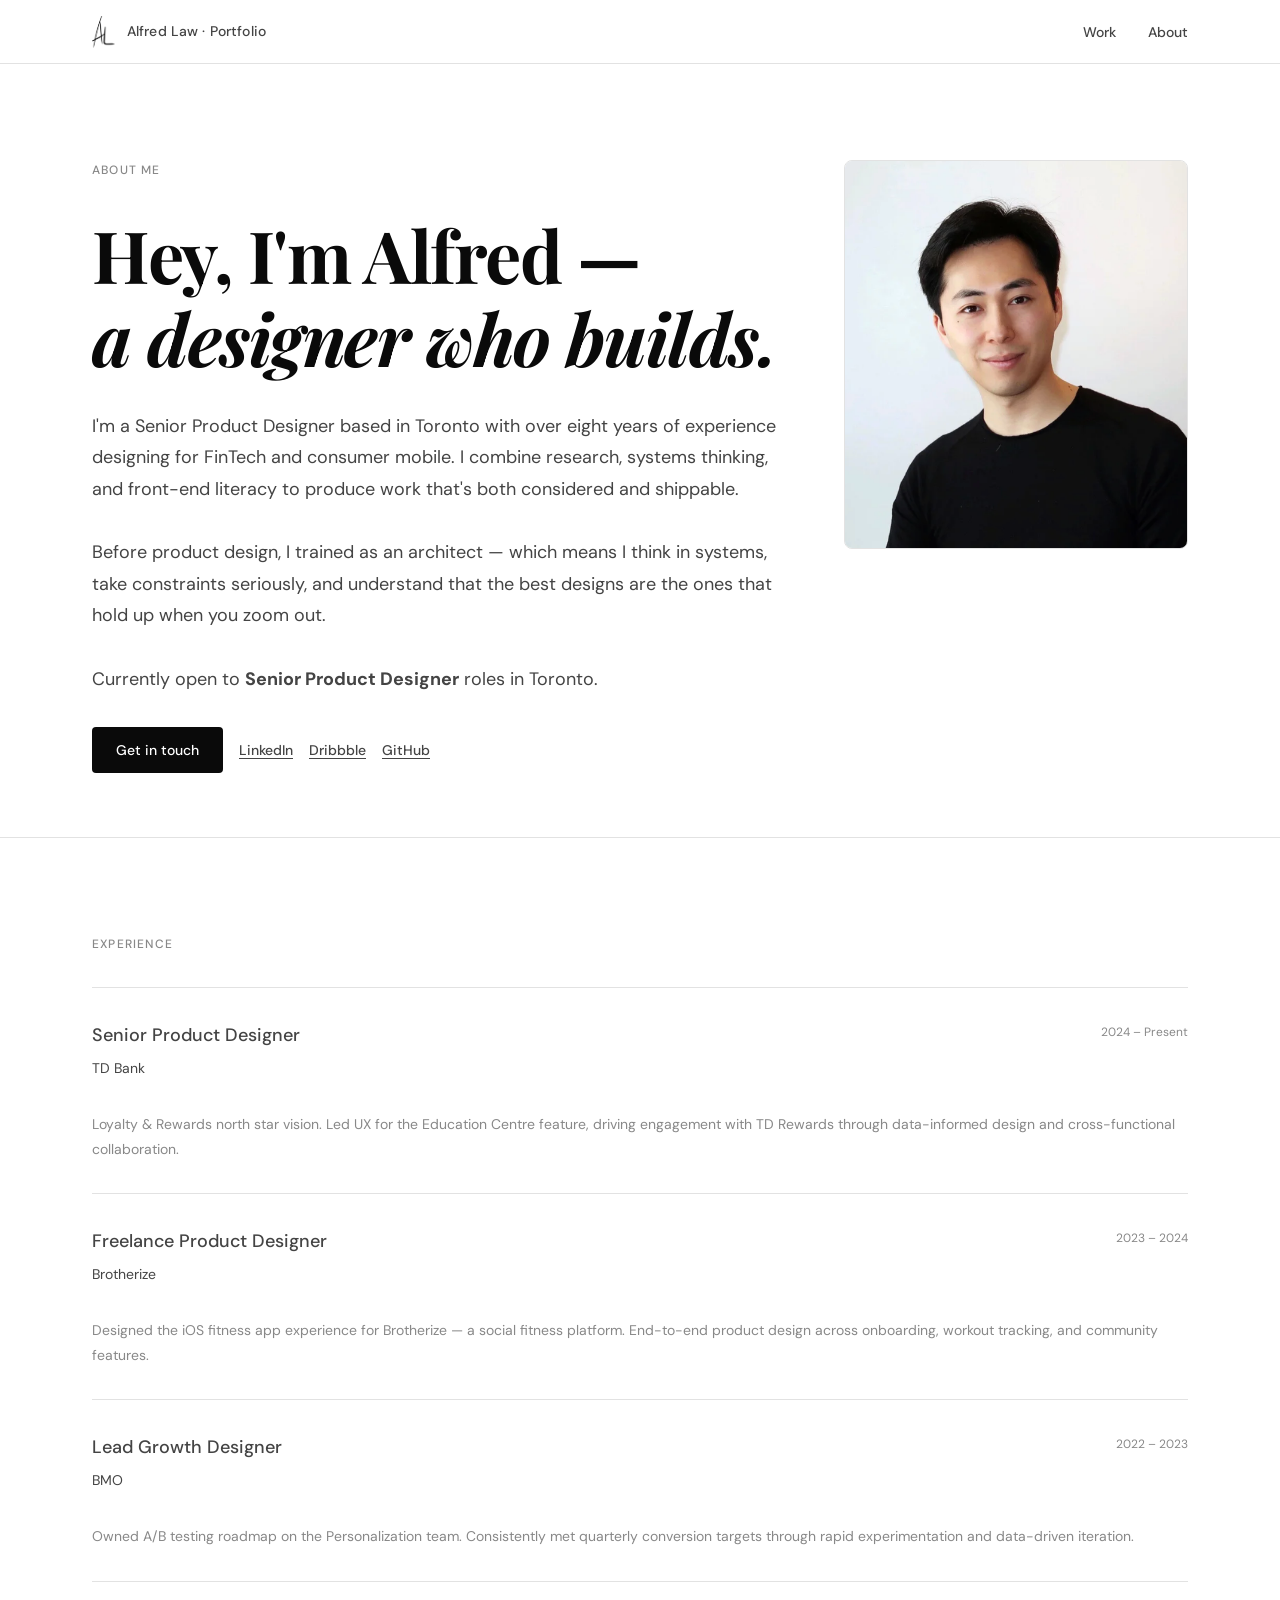
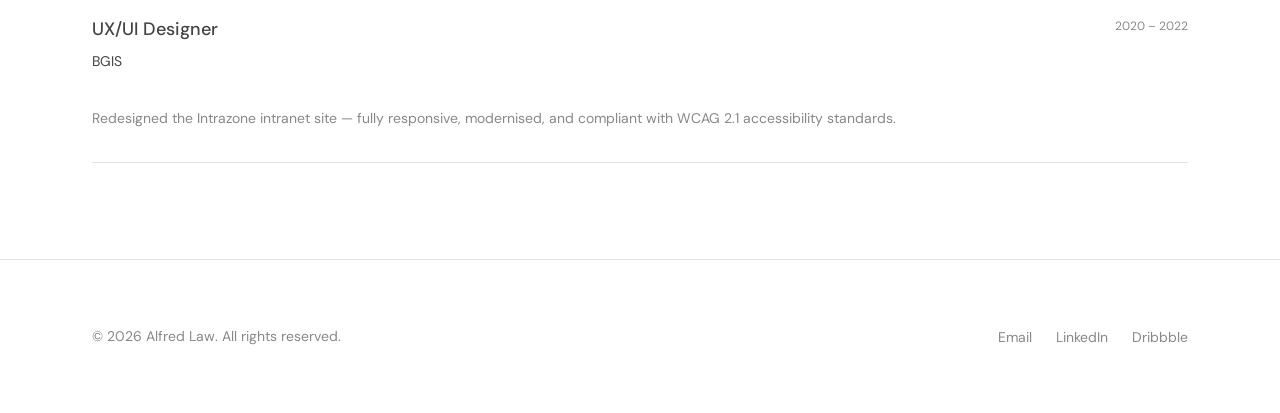
<file: about.html>
<!DOCTYPE html>
<html lang="en">
<head>
  <meta charset="UTF-8" />
  <meta name="viewport" content="width=device-width, initial-scale=1.0" />
  <link rel="icon" type="image/webp" href="assets/images/AL.webp" />
  <title>About — Alfred Law</title>
  <meta name="description" content="Alfred Law is a Senior Product Designer based in Toronto with a background in FinTech, consumer mobile, and architectural design." />
  <link rel="stylesheet" href="style.css" />
  <style>
    .about-hero {
      padding: calc(64px + var(--space-12)) 0 var(--space-8);
      border-bottom: 1px solid var(--color-border);
    }

    .about-grid {
      display: grid;
      grid-template-columns: 2fr 1fr;
      gap: var(--space-8);
      align-items: start;
    }

    @media (max-width: 768px) {
      .about-grid { grid-template-columns: 1fr; }
    }

    .experience-list {
      border-top: 1px solid var(--color-border);
    }

    .experience-item {
      display: grid;
      grid-template-columns: 1fr auto;
      gap: var(--space-4);
      align-items: start;
      padding: var(--space-4) 0;
      border-bottom: 1px solid var(--color-border);
    }

    .experience-item__role { font-weight: 500; margin-bottom: 4px; }
    .experience-item__company { color: var(--color-ink-2); font-size: var(--size-sm); }
    .experience-item__period {
      font-size: var(--size-xs);
      color: var(--color-ink-3);
      white-space: nowrap;
      text-align: right;
      padding-top: 2px;
    }
    .experience-item__desc {
      grid-column: 1 / -1;
      font-size: var(--size-sm);
      color: var(--color-ink-3);
      max-width: none;
      margin: 0;
    }
  </style>
</head>
<body>

  <!-- NAV -->
  <nav class="nav" role="navigation" aria-label="Main">
    <div class="nav__inner">
      <a href="index.html" class="nav__logo" aria-label="Alfred Law — home" style="display:flex;align-items:center;gap:12px;">
        <img src="assets/images/AL.webp" alt="AL" />
        <span style="font-size:var(--size-sm);font-weight:500;color:var(--color-ink-2);letter-spacing:0.01em;">Alfred Law · Portfolio</span>
      </a>
      <ul class="nav__links" id="nav-links" role="list">
        <li><a href="/">Work</a></li>
        <li><a href="about.html">About</a></li>
      </ul>
      <button class="nav__hamburger" aria-label="Toggle menu" aria-expanded="false" aria-controls="nav-links">
        <span></span><span></span><span></span>
      </button>
    </div>
  </nav>

  <!-- HERO -->
  <section class="about-hero">
    <div class="container">
      <div class="about-grid">
        <div>
          <p class="label mb-4">About me</p>
          <h1 class="fade-up mb-4">Hey, I'm Alfred —<br><em>a designer who builds.</em></h1>
          <p class="fade-up mb-4">I'm a Senior Product Designer based in Toronto with over eight years of experience designing for FinTech and consumer mobile. I combine research, systems thinking, and front-end literacy to produce work that's both considered and shippable.</p>
          <p class="fade-up mb-4">Before product design, I trained as an architect — which means I think in systems, take constraints seriously, and understand that the best designs are the ones that hold up when you zoom out.</p>
          <p class="fade-up">Currently open to <strong>Senior Product Designer</strong> roles in Toronto.</p>
          <div class="hero__actions fade-up" style="margin-top: var(--space-4);">
            <a href="mailto:alfred.lawsn@gmail.com" class="btn btn--primary">Get in touch</a>
            <a href="https://www.linkedin.com/in/alfredlaw/" target="_blank" rel="noopener noreferrer" class="btn btn--link">LinkedIn</a>
            <a href="https://dribbble.com/iamalfred" target="_blank" rel="noopener noreferrer" class="btn btn--link">Dribbble</a>
            <a href="https://github.com/alfred529" target="_blank" rel="noopener noreferrer" class="btn btn--link">GitHub</a>
          </div>
        </div>
        <div class="fade-up">
          <img src="assets/images/alfred-photo.png" alt="Alfred Law" style="border-radius: var(--radius-md); border: 1px solid var(--color-border);" />
        </div>
      </div>
    </div>
  </section>

  <!-- EXPERIENCE -->
  <section class="section">
    <div class="container">
      <p class="label mb-4">Experience</p>
      <div class="experience-list fade-up">

        <div class="experience-item">
          <div>
            <p class="experience-item__role">Senior Product Designer</p>
            <p class="experience-item__company">TD Bank</p>
          </div>
          <p class="experience-item__period">2024 – Present</p>
          <p class="experience-item__desc">Loyalty & Rewards north star vision. Led UX for the Education Centre feature, driving engagement with TD Rewards through data-informed design and cross-functional collaboration.</p>
        </div>

        <div class="experience-item">
          <div>
            <p class="experience-item__role">Freelance Product Designer</p>
            <p class="experience-item__company">Brotherize</p>
          </div>
          <p class="experience-item__period">2023 – 2024</p>
          <p class="experience-item__desc">Designed the iOS fitness app experience for Brotherize — a social fitness platform. End-to-end product design across onboarding, workout tracking, and community features.</p>
        </div>

        <div class="experience-item">
          <div>
            <p class="experience-item__role">Lead Growth Designer</p>
            <p class="experience-item__company">BMO</p>
          </div>
          <p class="experience-item__period">2022 – 2023</p>
          <p class="experience-item__desc">Owned A/B testing roadmap on the Personalization team. Consistently met quarterly conversion targets through rapid experimentation and data-driven iteration.</p>
        </div>

        <div class="experience-item">
          <div>
            <p class="experience-item__role">UX/UI Designer</p>
            <p class="experience-item__company">BGIS</p>
          </div>
          <p class="experience-item__period">2020 – 2022</p>
          <p class="experience-item__desc">Redesigned the Intrazone intranet site — fully responsive, modernised, and compliant with WCAG 2.1 accessibility standards.</p>
        </div>

      </div>
    </div>
  </section>

  <!-- FOOTER -->
  <footer class="footer">
    <div class="container">
      <div class="footer__inner">
        <p class="footer__copy">© 2026 Alfred Law. All rights reserved.</p>
        <div class="footer__links">
          <a href="mailto:alfred.lawsn@gmail.com">Email</a>
          <a href="https://www.linkedin.com/in/alfredlaw/" target="_blank" rel="noopener">LinkedIn</a>
          <a href="https://dribbble.com/iamalfred" target="_blank" rel="noopener">Dribbble</a>
        </div>
      </div>
    </div>
  </footer>

  <script src="script.js"></script>
</body>
</html>
</file>
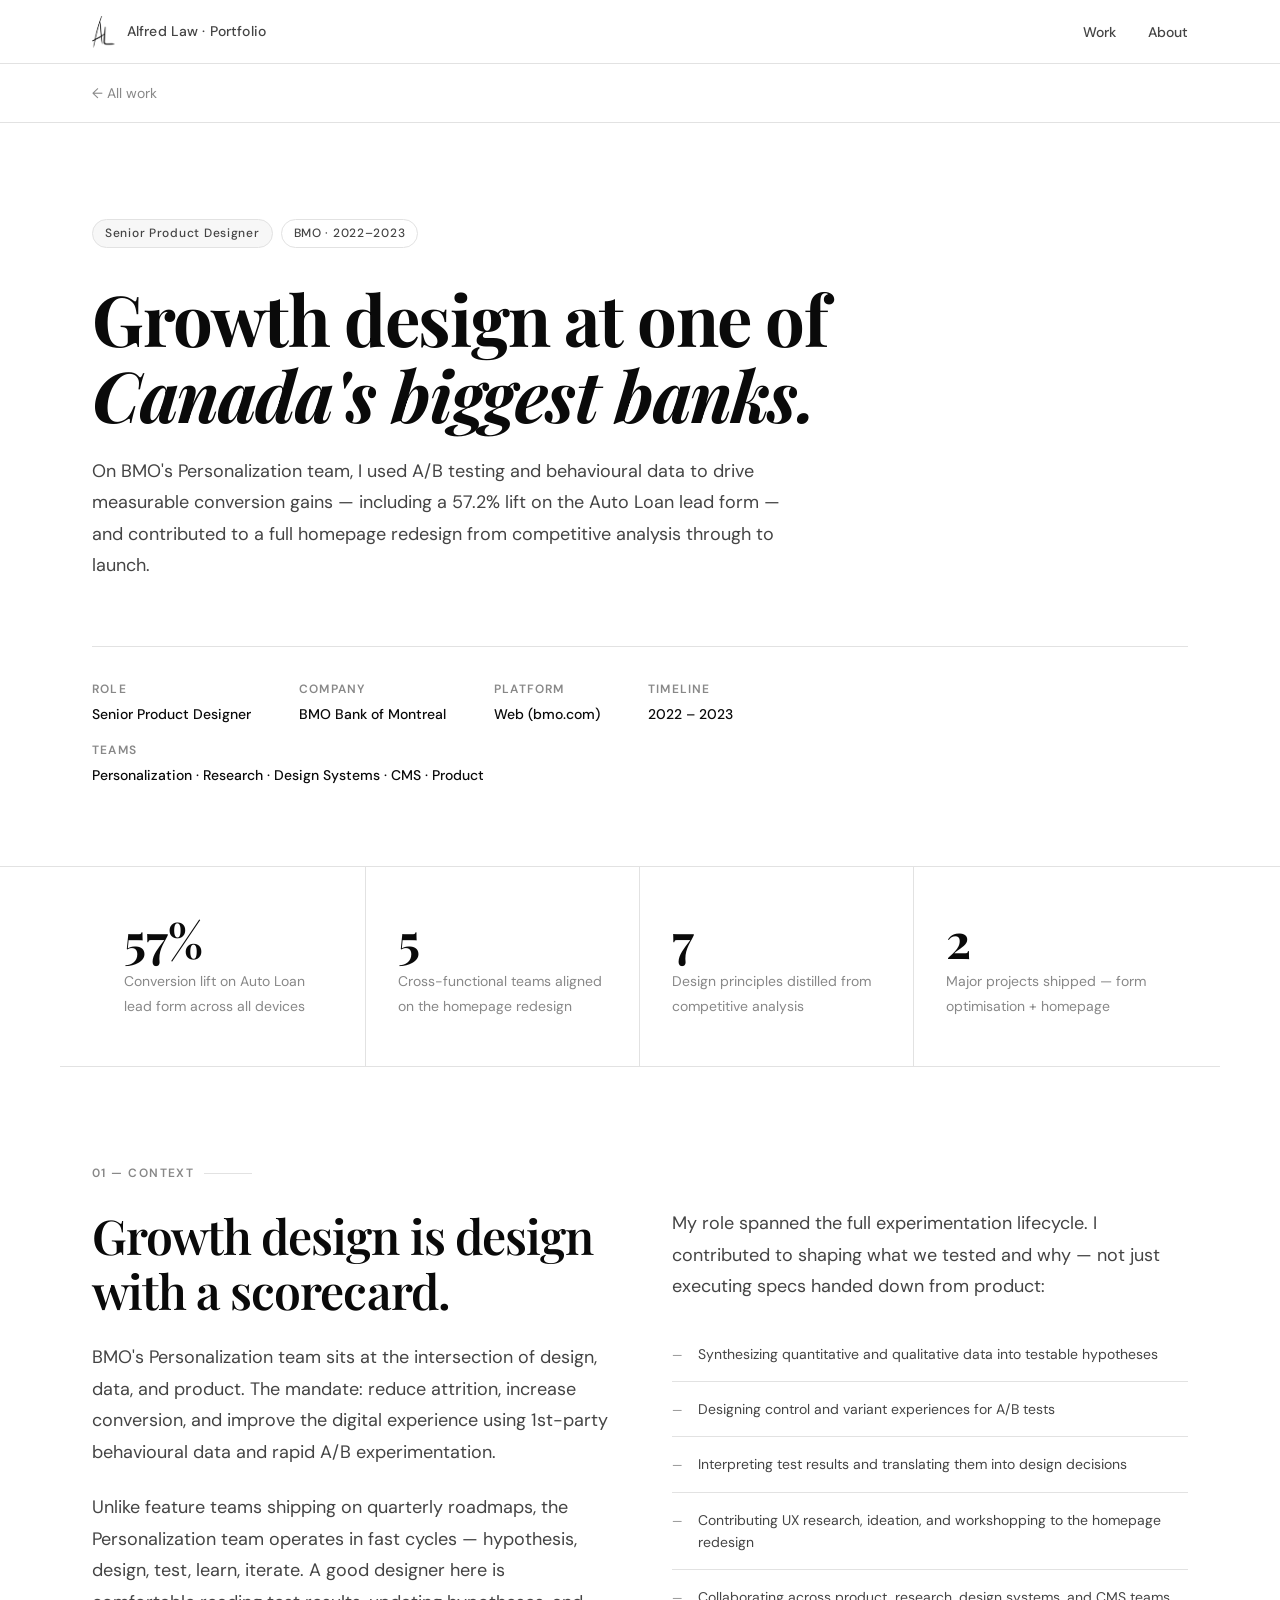
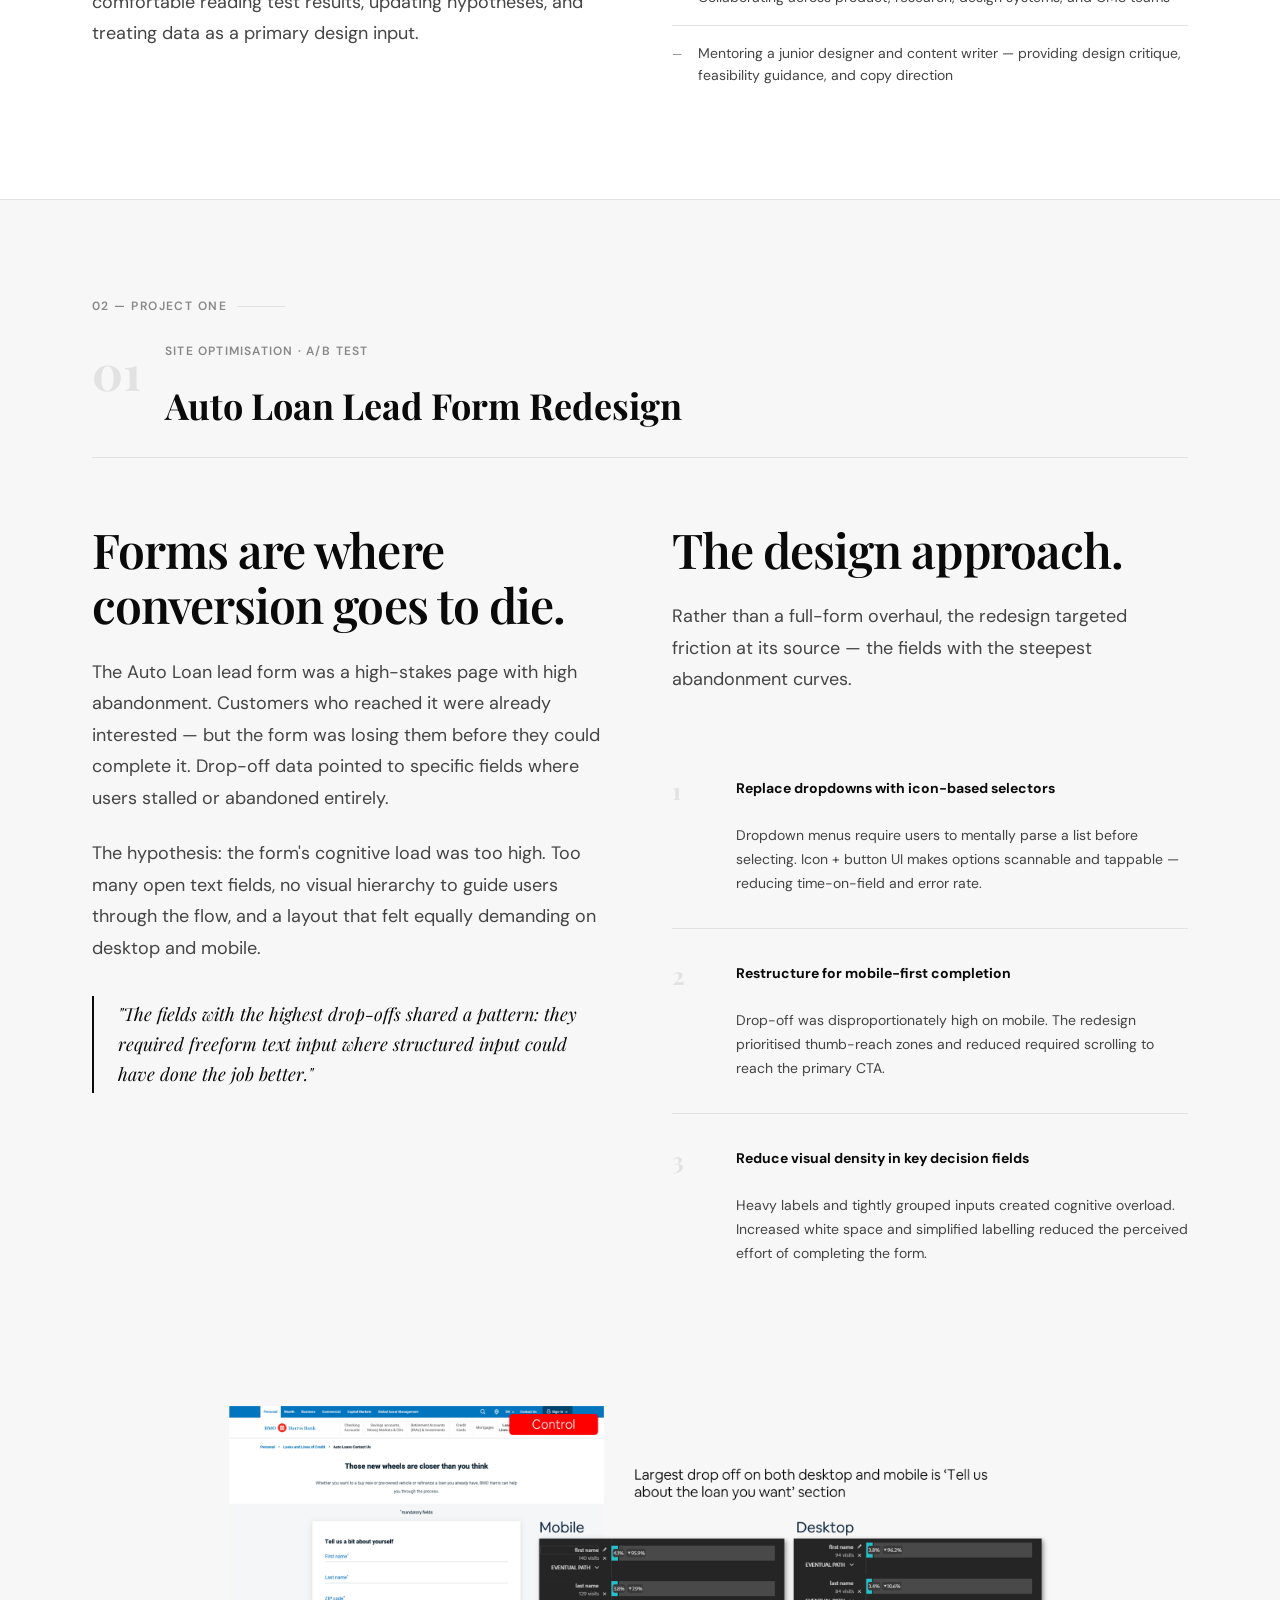
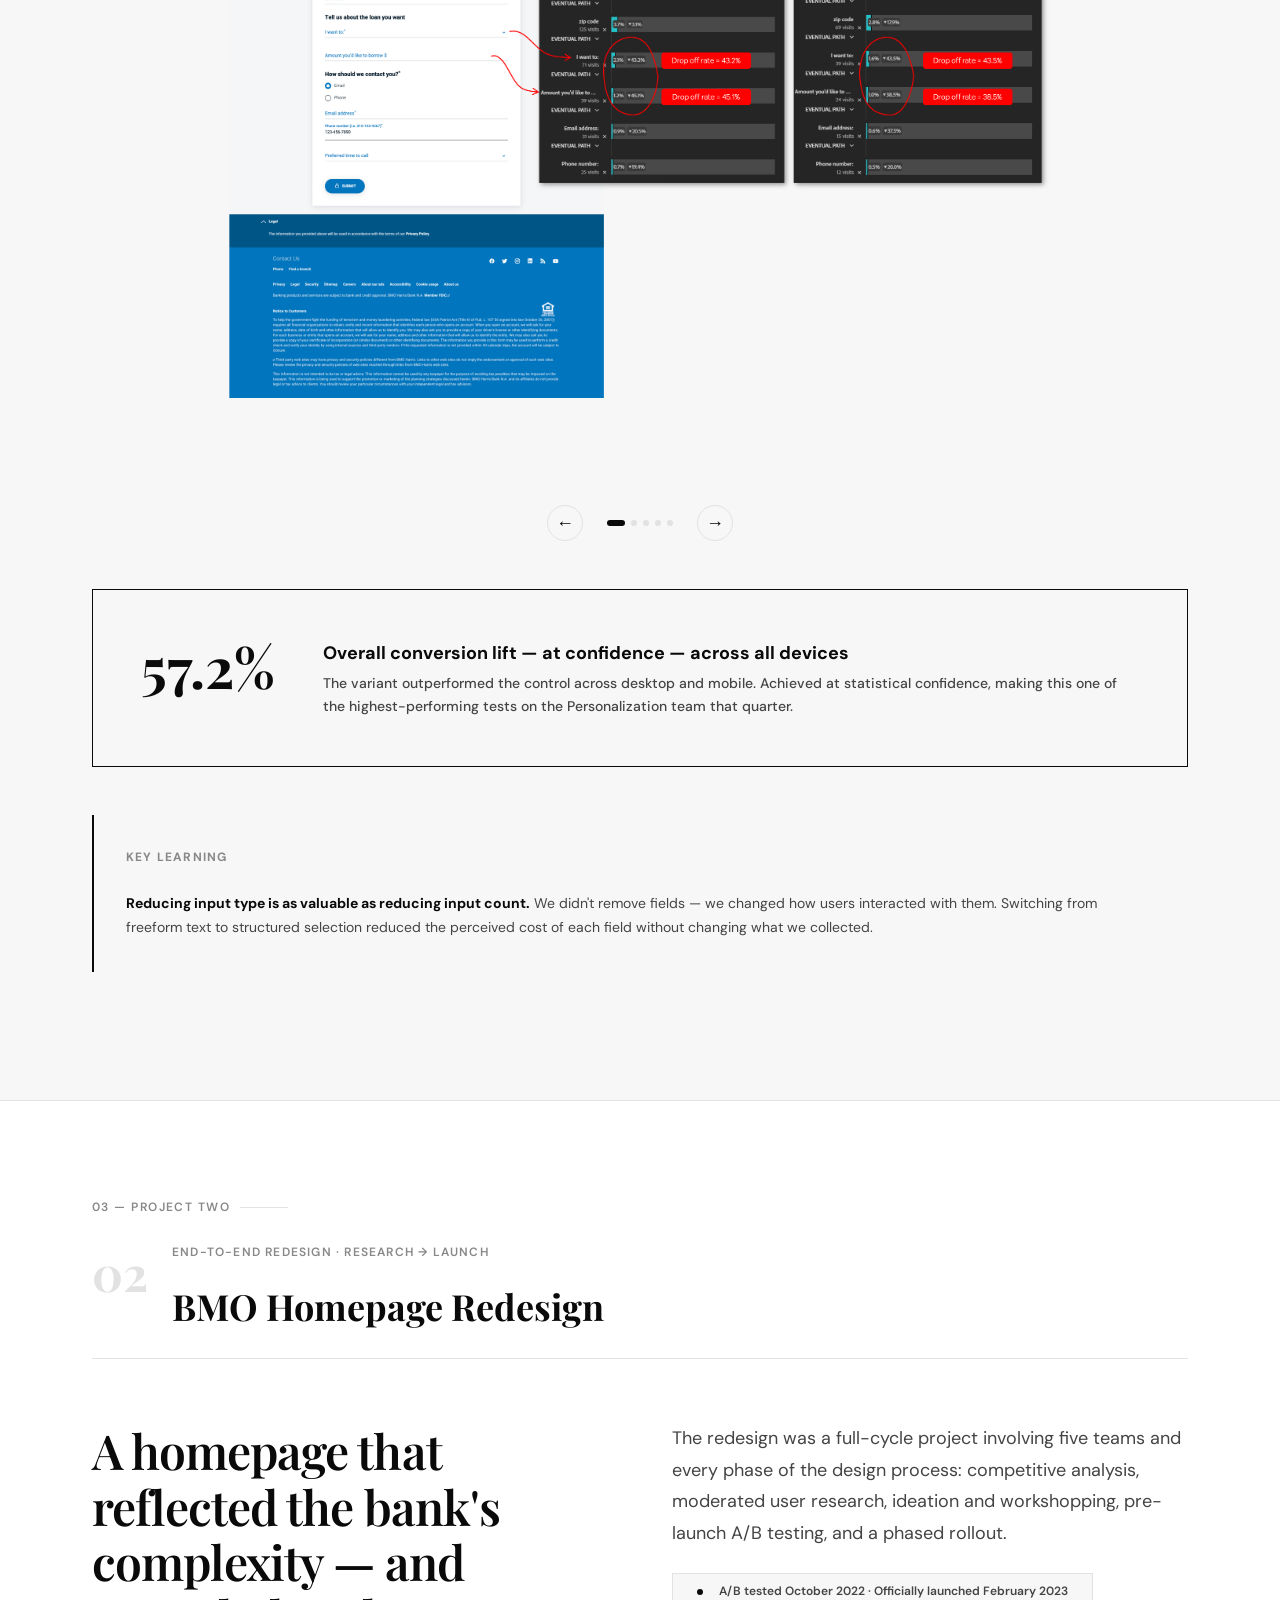
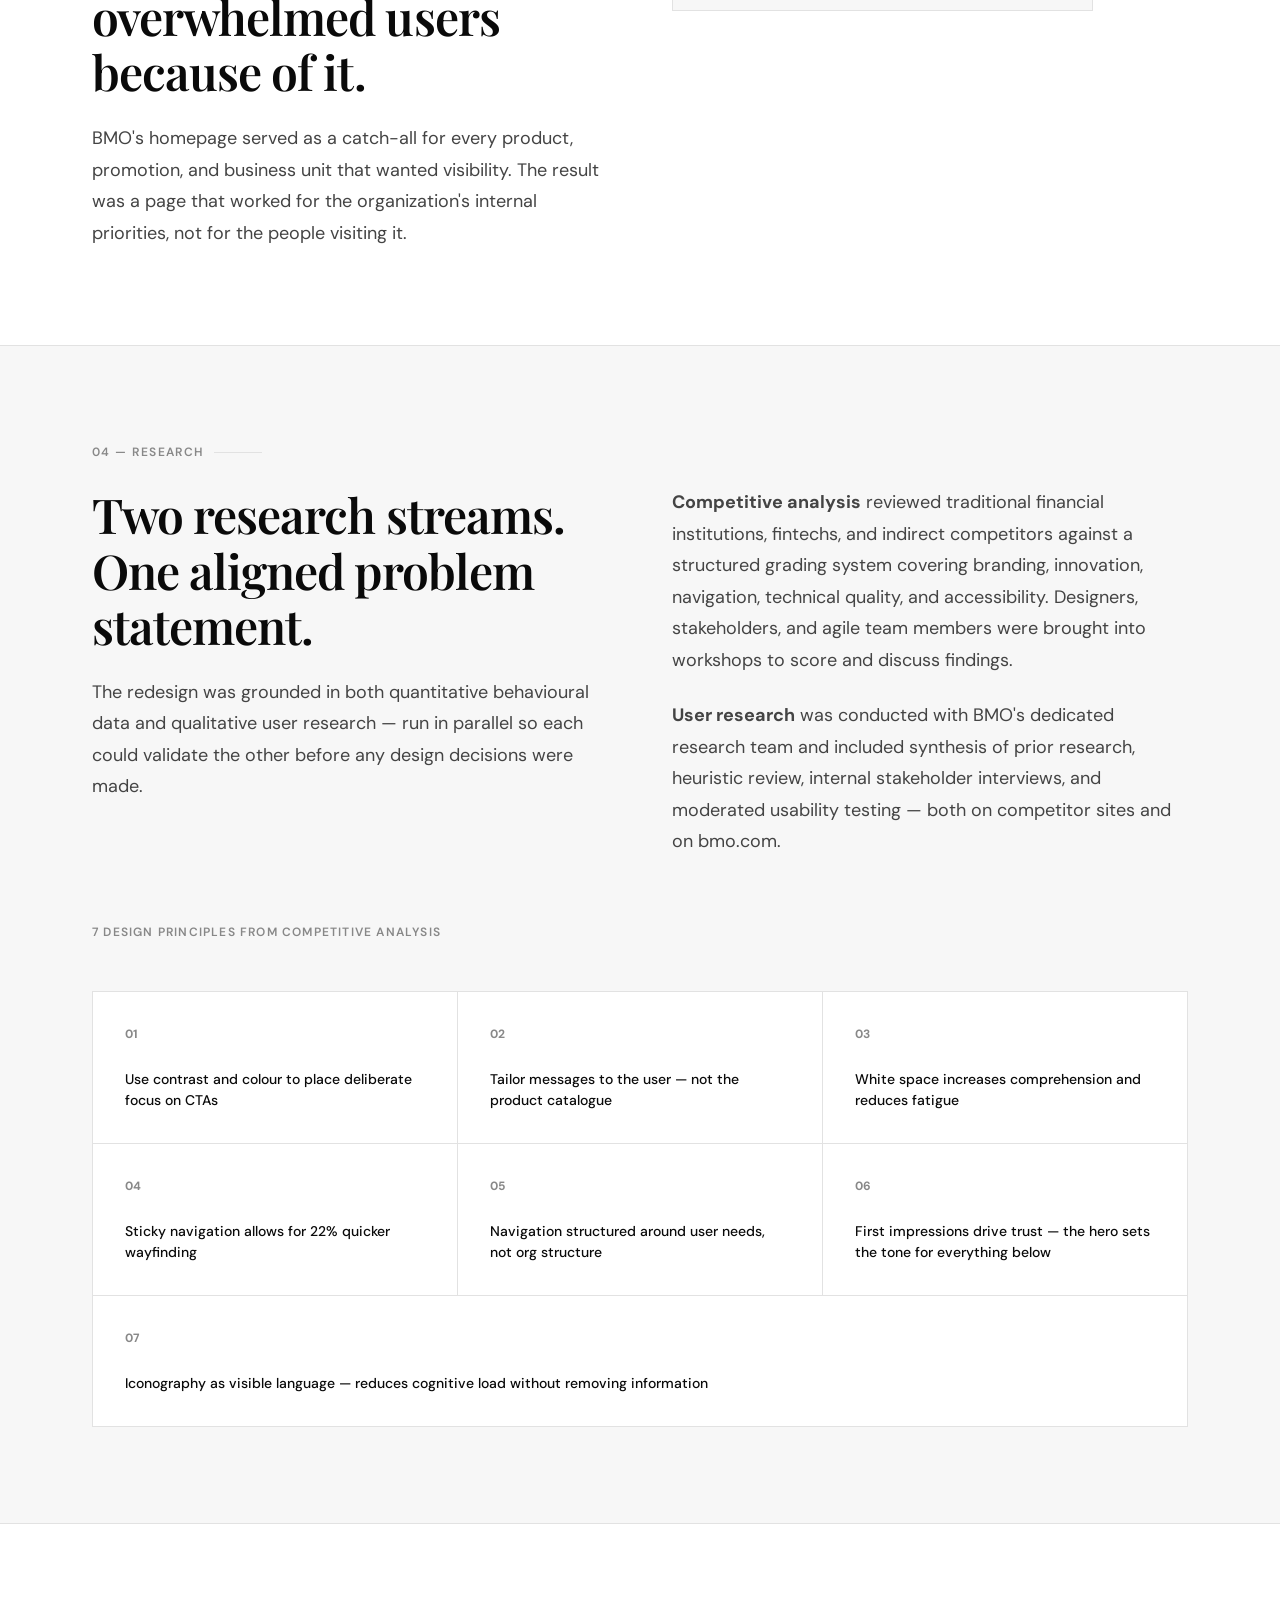
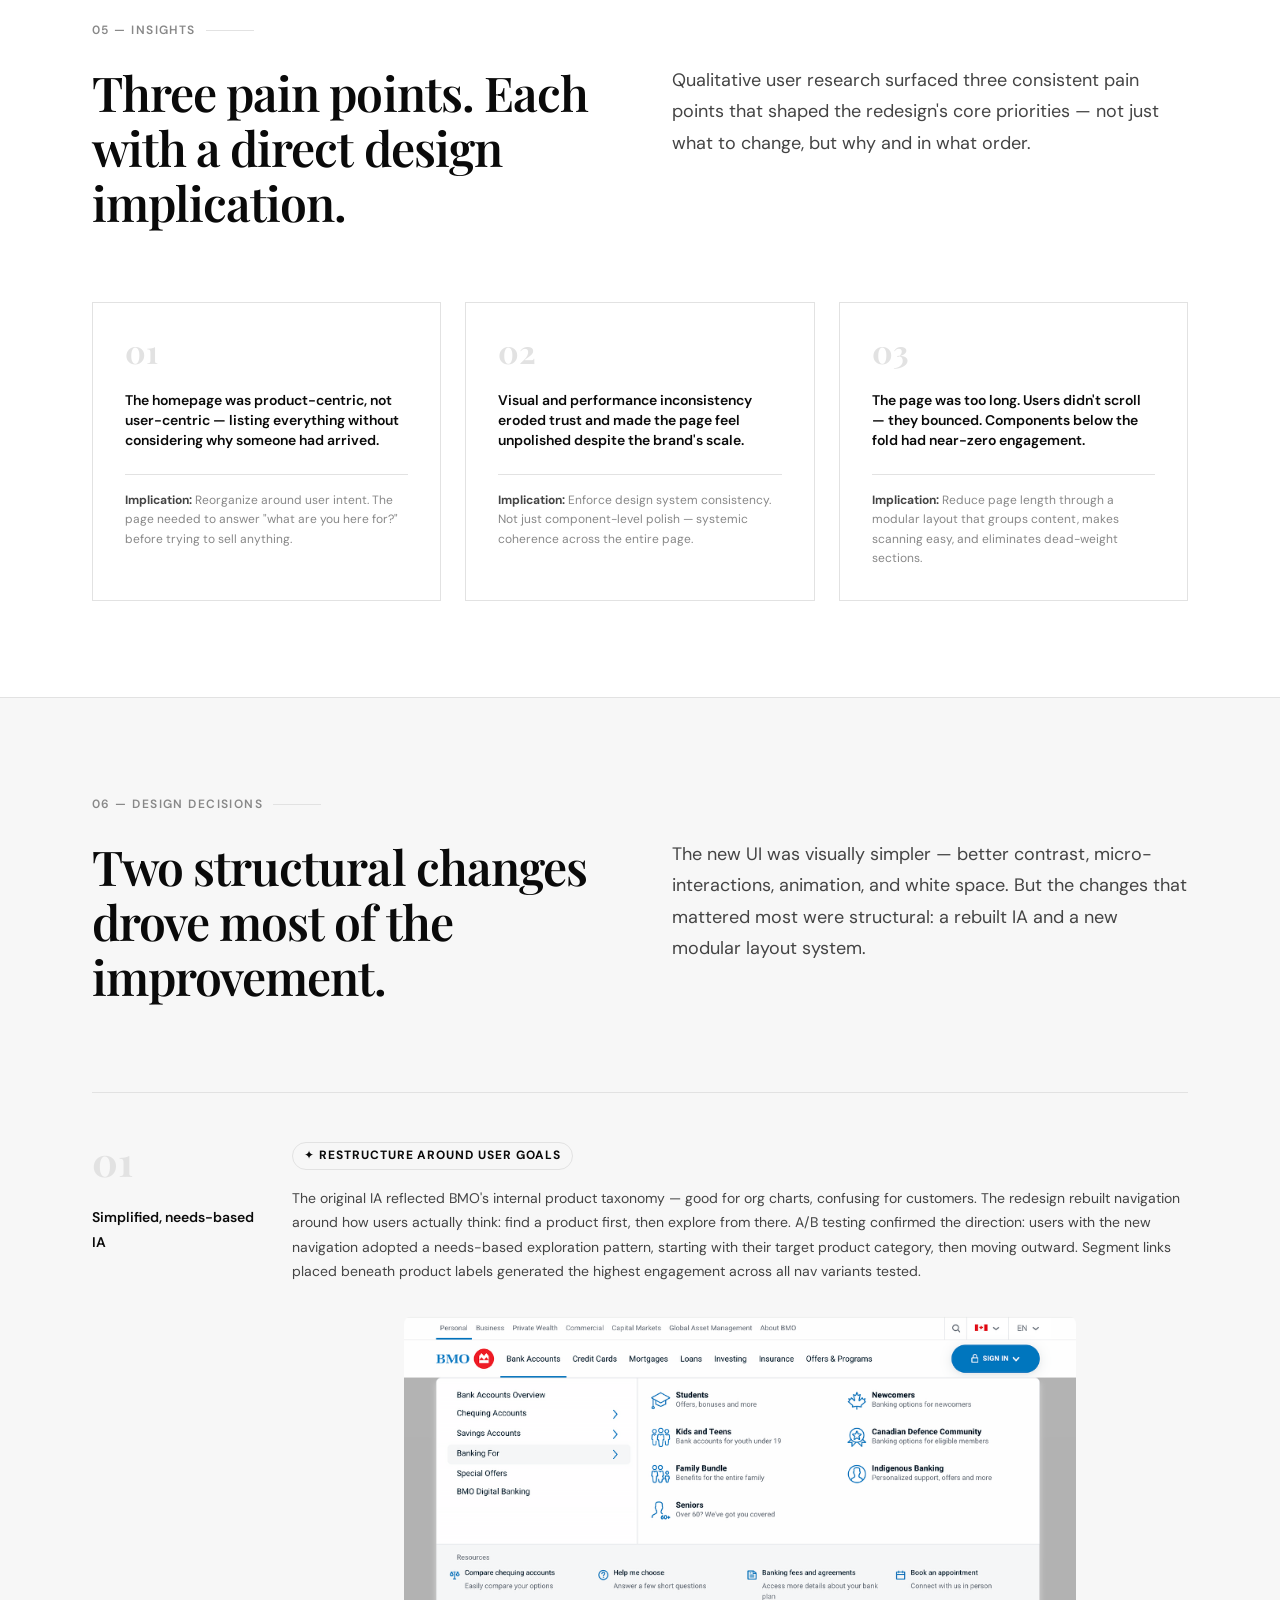
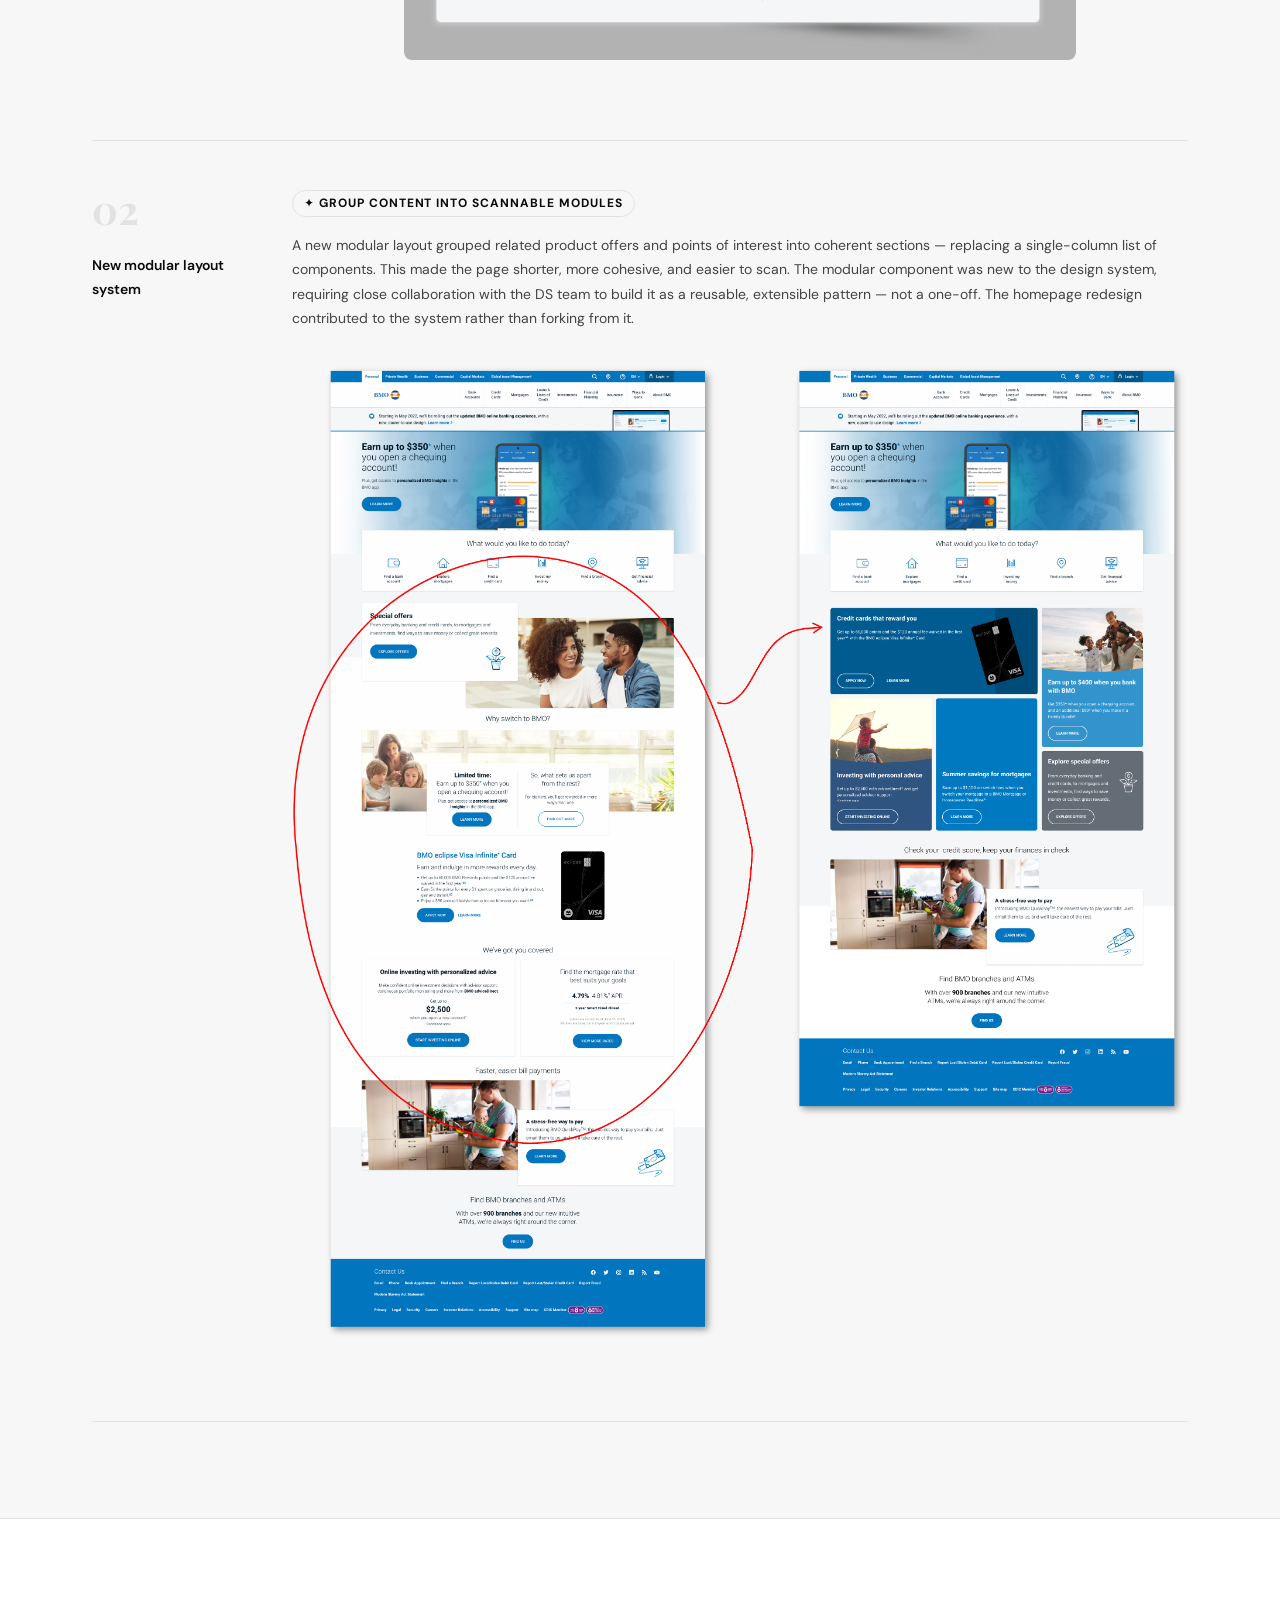
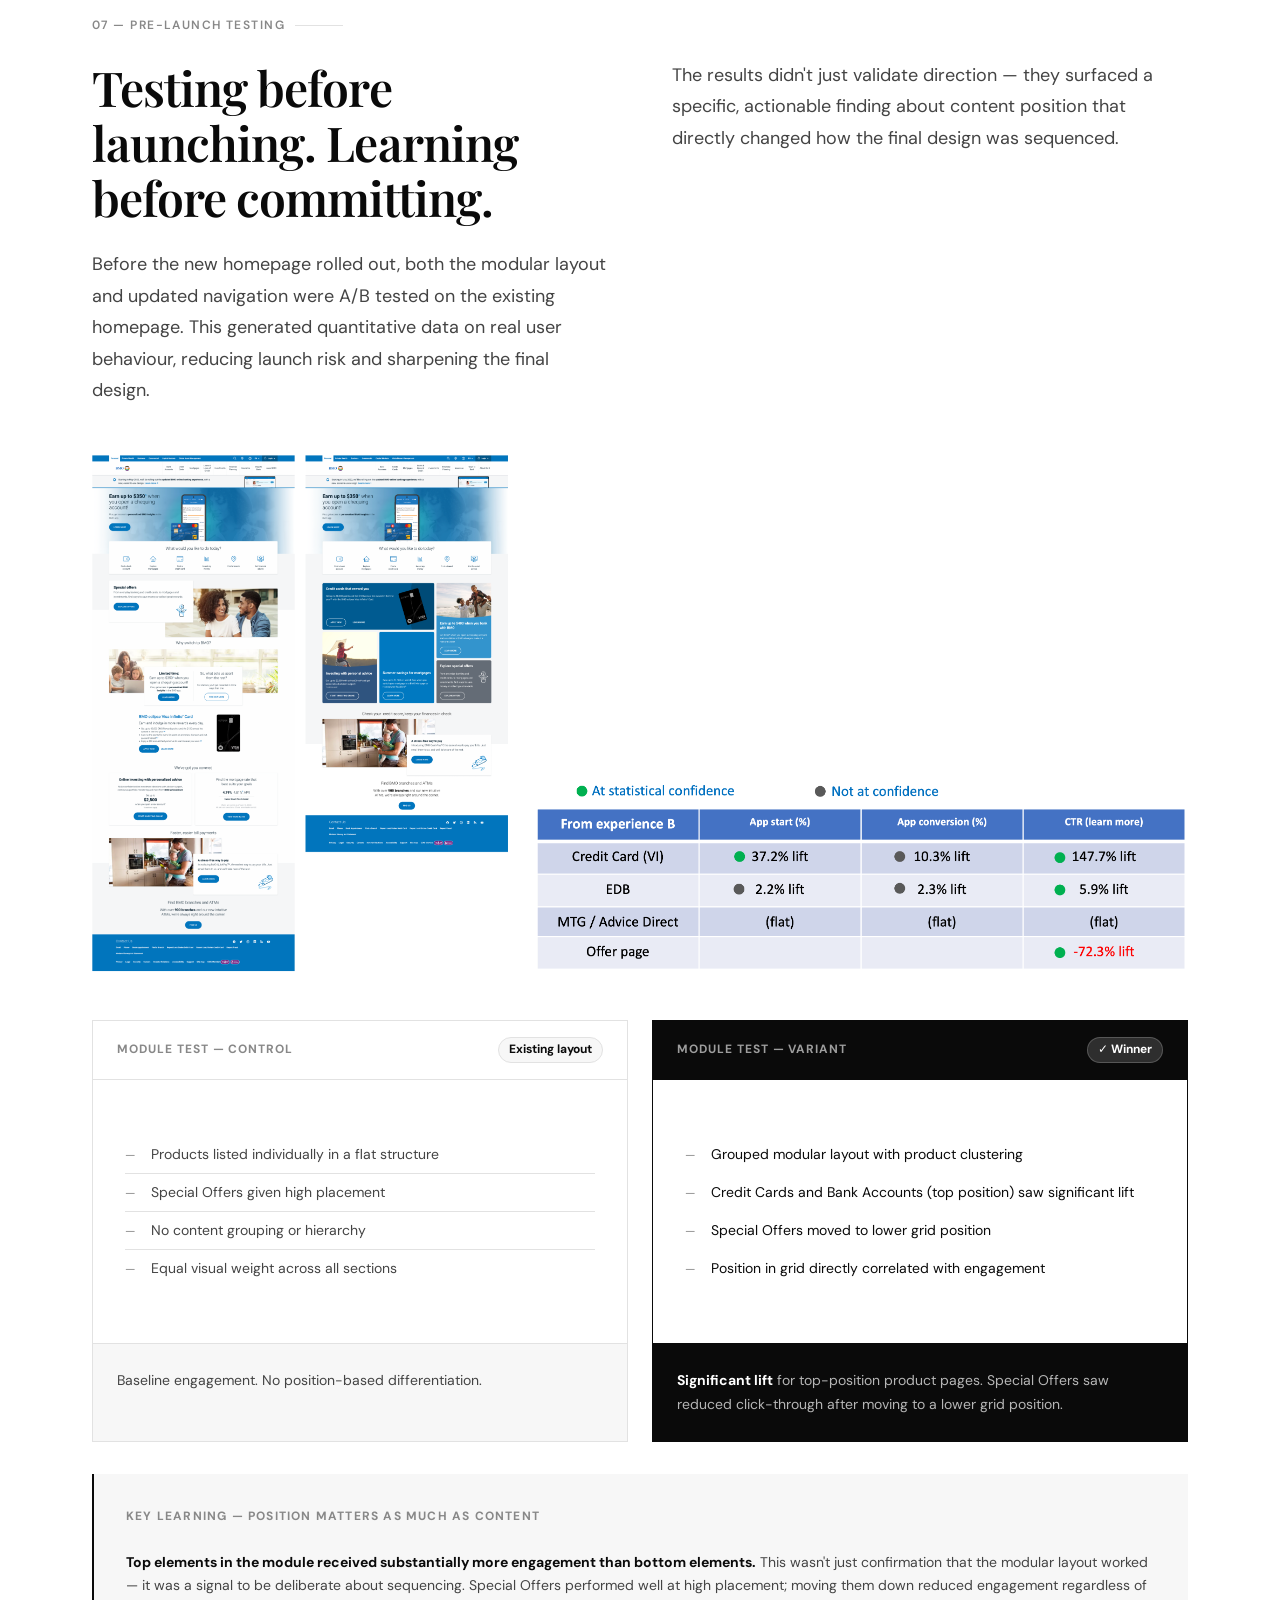
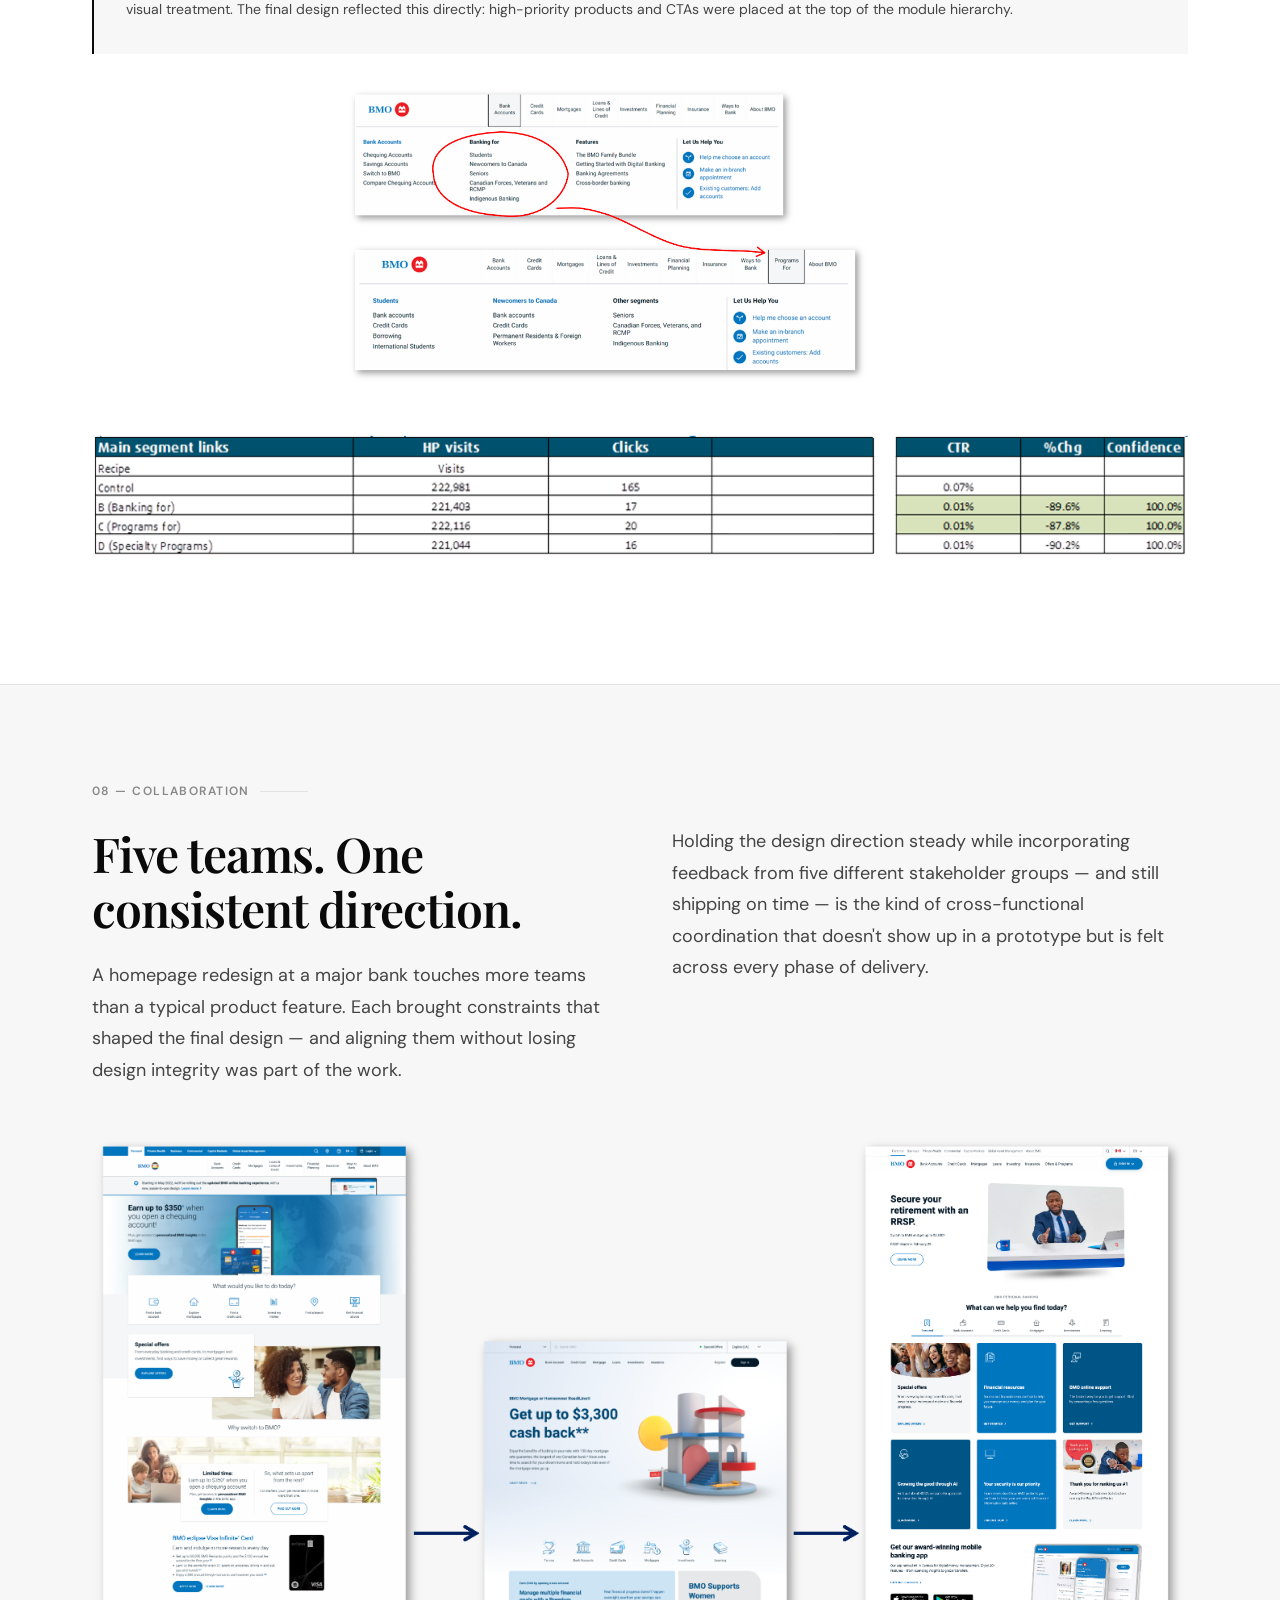
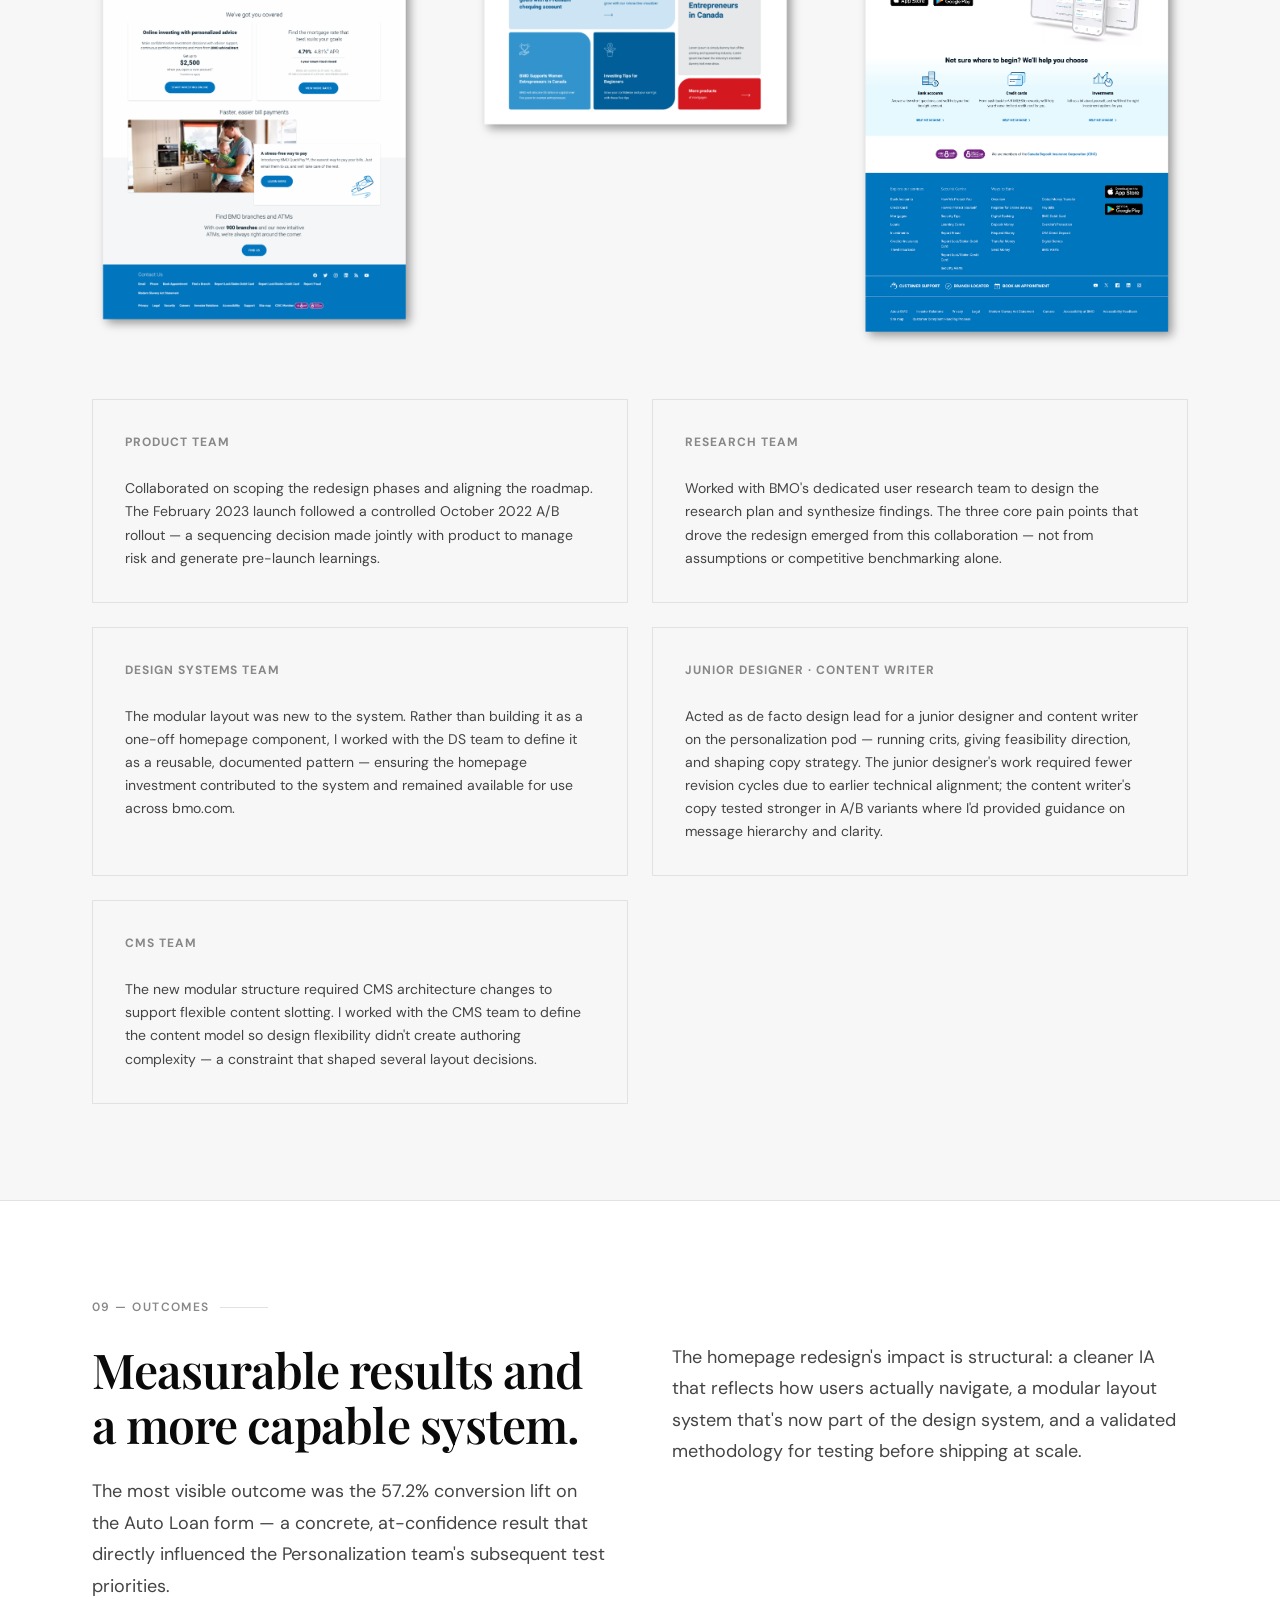
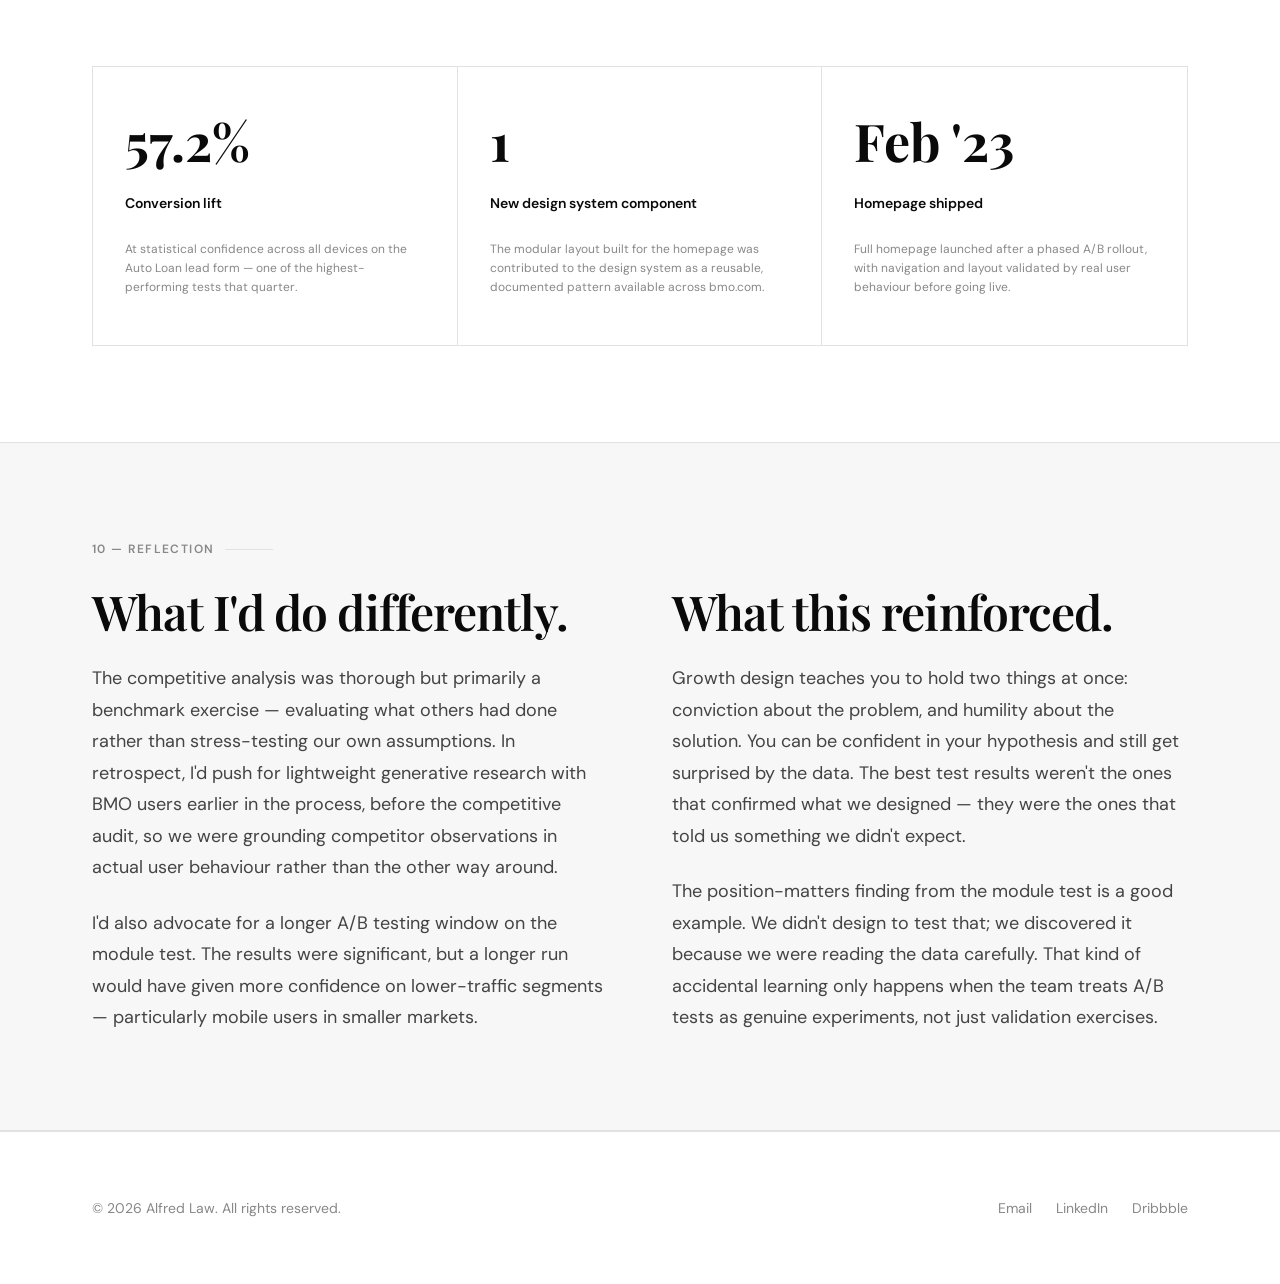
<file: work/bmo.html>
<!DOCTYPE html>
<html lang="en">
<head>
  <meta charset="UTF-8" />
  <meta name="viewport" content="width=device-width, initial-scale=1.0" />
  <link rel="icon" type="image/webp" href="../assets/images/AL.webp" />
  <title>BMO Growth & Personalization — Alfred Law</title>
  <meta name="description" content="Growth design at BMO: 57.2% conversion lift on the Auto Loan lead form, plus a full homepage redesign from competitive analysis to launch. Senior Product Designer case study by Alfred Law." />
  <link rel="stylesheet" href="../style.css" />
  <style>
    /* ── Case nav ── */
    .case-nav { padding: var(--space-2) 0; border-bottom: 1px solid var(--color-border); margin-top: 64px; }
    .case-nav a { font-size: var(--size-sm); color: var(--color-ink-3); display: inline-flex; align-items: center; gap: var(--space-1); transition: color var(--transition); }
    .case-nav a:hover { color: var(--color-ink); }

    /* ── Hero ── */
    .cs-hero { padding: var(--space-12) 0 var(--space-8); border-bottom: 1px solid var(--color-border); }
    .hero-tags { display: flex; gap: var(--space-1); flex-wrap: wrap; margin-bottom: var(--space-4); }
    .hero-tag { font-size: var(--size-xs); font-weight: 500; letter-spacing: .06em; padding: 4px 12px; border-radius: 100px; border: 1px solid var(--color-border); color: var(--color-ink-2); }
    .hero-tag--filled { background: var(--color-surface); }
    .hero-h1 { font-family: var(--font-display); font-size: clamp(2.5rem, 5.5vw, 4.5rem); font-weight: 700; line-height: 1.08; letter-spacing: -.02em; color: var(--color-ink); margin-bottom: var(--space-3); }
    .hero-h1 em { font-style: italic; }
    .hero-lead { font-size: var(--size-md); line-height: 1.75; color: var(--color-ink-2); max-width: 60ch; margin-bottom: var(--space-8); }
    .hero-meta { display: flex; gap: 0; flex-wrap: wrap; border-top: 1px solid var(--color-border); padding-top: var(--space-4); }
    .hero-meta-item { padding-right: var(--space-6); padding-bottom: var(--space-2); }
    .meta-label { font-size: var(--size-xs); font-weight: 600; letter-spacing: .1em; text-transform: uppercase; color: var(--color-ink-3); margin-bottom: 5px; max-width: none; }
    .meta-value { font-size: var(--size-sm); font-weight: 500; color: var(--color-ink); max-width: none; line-height: 1.4; }

    /* ── Stat row ── */
    .stat-row { display: grid; grid-template-columns: repeat(4,1fr); border-bottom: 1px solid var(--color-border); }
    .stat-cell { padding: var(--space-6) var(--space-4); border-right: 1px solid var(--color-border); }
    .stat-cell:last-child { border-right: none; }
    .stat-num { font-family: var(--font-display); font-size: 3rem; font-weight: 700; line-height: 1; color: var(--color-ink); margin-bottom: 6px; }
    .stat-desc { font-size: var(--size-sm); color: var(--color-ink-3); max-width: none; }

    /* ── Sections ── */
    .cs-section { padding: var(--space-12) 0; border-bottom: 1px solid var(--color-border); }
    .cs-section:last-child { border-bottom: none; }
    .cs-section--surface { background: var(--color-surface); }
    .cs-section h2 { margin-bottom: var(--space-3); }
    .cs-section p  { margin-bottom: var(--space-3); }
    .cs-section p:last-child { margin-bottom: 0; }

    .eyebrow { font-size: var(--size-xs); font-weight: 600; letter-spacing: .12em; text-transform: uppercase; color: var(--color-ink-3); display: flex; align-items: center; gap: 10px; margin-bottom: var(--space-4); }
    .eyebrow::after { content: ''; flex: 1; max-width: 48px; height: 1px; background: var(--color-border); }

    /* ── Grids ── */
    .grid-2 { display: grid; grid-template-columns: 1fr 1fr; gap: var(--space-8); align-items: start; }

    /* ── Blockquote ── */
    blockquote { border-left: 2px solid var(--color-ink); padding: 4px 0 4px var(--space-3); margin: var(--space-4) 0; }
    blockquote p { font-family: var(--font-display); font-size: var(--size-md); font-style: italic; line-height: 1.65; color: var(--color-ink); max-width: none; margin: 0; }

    /* ── Project header ── */
    .project-header { display: flex; align-items: center; gap: var(--space-3); margin-bottom: var(--space-8); padding-bottom: var(--space-4); border-bottom: 1px solid var(--color-border); }
    .project-num { font-family: var(--font-display); font-size: 3rem; font-weight: 700; color: var(--color-border); line-height: 1; flex-shrink: 0; }
    .project-label { font-size: var(--size-xs); font-weight: 600; letter-spacing: .1em; text-transform: uppercase; color: var(--color-ink-3); margin-bottom: 4px; max-width: none; }
    .project-title { font-family: var(--font-display); font-size: clamp(1.5rem, 3vw, 2.25rem); font-weight: 700; line-height: 1.1; color: var(--color-ink); max-width: none; margin: 0; }

    /* ── Result callout ── */
    .result-callout { border: 1px solid var(--color-ink); padding: var(--space-6); margin: var(--space-6) 0; display: flex; align-items: center; gap: var(--space-6); }
    .result-num { font-family: var(--font-display); font-size: 3.5rem; font-weight: 700; line-height: 1; color: var(--color-ink); flex-shrink: 0; }
    .result-label { font-size: var(--size-sm); font-weight: 500; color: var(--color-ink-2); line-height: 1.6; max-width: none; }
    .result-label strong { color: var(--color-ink); display: block; font-size: var(--size-md); margin-bottom: 4px; }

    /* ── Insight cards ── */
    .insight-grid { display: grid; grid-template-columns: repeat(3,1fr); gap: var(--space-3); margin-top: var(--space-6); }
    .insight-card { border: 1px solid var(--color-border); padding: var(--space-4); }
    .insight-num { font-family: var(--font-display); font-size: 2rem; font-weight: 700; color: var(--color-border); line-height: 1; margin-bottom: var(--space-2); }
    .insight-finding { font-size: var(--size-sm); font-weight: 600; color: var(--color-ink); margin-bottom: var(--space-2); line-height: 1.4; max-width: none; }
    .insight-implication { font-size: var(--size-xs); color: var(--color-ink-3); line-height: 1.6; max-width: none; padding-top: var(--space-2); border-top: 1px solid var(--color-border); }
    .insight-implication strong { color: var(--color-ink-2); }

    /* ── Principles grid ── */
    .principles-grid { display: grid; grid-template-columns: repeat(3,1fr); gap: 1px; background: var(--color-border); border: 1px solid var(--color-border); margin-top: var(--space-6); }
    .principle-cell { background: var(--color-bg); padding: var(--space-4); }
    .principle-num { font-size: var(--size-xs); font-weight: 700; color: var(--color-ink-3); margin-bottom: var(--space-1); max-width: none; }
    .principle-text { font-size: var(--size-sm); font-weight: 500; color: var(--color-ink); line-height: 1.5; max-width: none; margin: 0; }

    /* ── Process steps ── */
    .process-steps { margin-top: var(--space-6); }
    .process-step { display: grid; grid-template-columns: 40px 1fr; gap: var(--space-3); padding: var(--space-4) 0; border-bottom: 1px solid var(--color-border); align-items: start; }
    .process-step:last-child { border-bottom: none; }
    .step-num { font-family: var(--font-display); font-size: var(--size-lg); font-weight: 700; color: var(--color-border); line-height: 1.2; }
    .step-title { font-size: var(--size-sm); font-weight: 700; color: var(--color-ink); margin-bottom: 6px; max-width: none; }
    .step-desc { font-size: var(--size-sm); color: var(--color-ink-2); line-height: 1.7; max-width: none; margin: 0; }

    /* ── AB test comparison ── */
    .ab-grid { display: grid; grid-template-columns: 1fr 1fr; grid-template-rows: auto 1fr auto; gap: var(--space-3); margin-top: var(--space-6); }
    .ab-card { border: 1px solid var(--color-border); overflow: hidden; display: grid; grid-template-rows: subgrid; grid-row: span 3; }
    .ab-card--variant { border-color: var(--color-ink); }
    .ab-header { padding: var(--space-2) var(--space-3); border-bottom: 1px solid var(--color-border); display: flex; align-items: center; justify-content: space-between; }
    .ab-card--variant .ab-header { background: var(--color-ink); border-color: var(--color-ink); }
    .ab-label { font-size: var(--size-xs); font-weight: 700; letter-spacing: .08em; text-transform: uppercase; color: var(--color-ink-3); }
    .ab-card--variant .ab-label { color: rgba(255,255,255,.6); }
    .ab-badge { font-size: var(--size-xs); font-weight: 700; color: var(--color-ink); background: var(--color-surface); border: 1px solid var(--color-border); padding: 2px 10px; border-radius: 100px; }
    .ab-card--variant .ab-badge { background: rgba(255,255,255,.15); border-color: rgba(255,255,255,.2); color: #fff; }
    .ab-body { padding: var(--space-4); }
    .ab-item { font-size: var(--size-sm); color: var(--color-ink-2); padding: var(--space-1) 0; border-bottom: 1px solid var(--color-border); display: flex; align-items: baseline; gap: var(--space-2); line-height: 1.5; }
    .ab-item:last-child { border-bottom: none; }
    .ab-item::before { content: '—'; color: var(--color-ink-3); flex-shrink: 0; font-size: var(--size-xs); }
    .ab-result { padding: var(--space-3); background: var(--color-surface); border-top: 1px solid var(--color-border); font-size: var(--size-sm); color: var(--color-ink-2); max-width: none; margin: 0; }
    .ab-card--variant .ab-result { background: var(--color-ink); color: rgba(255,255,255,.7); border-color: var(--color-ink); }
    .ab-result strong { color: var(--color-ink); }
    .ab-card--variant .ab-result strong { color: #fff; }

    /* ── Learning callout ── */
    .learning { background: var(--color-surface); border-left: 2px solid var(--color-ink); padding: var(--space-4); margin: var(--space-4) 0; }
    .learning-label { font-size: var(--size-xs); font-weight: 700; letter-spacing: .1em; text-transform: uppercase; color: var(--color-ink-3); margin-bottom: var(--space-1); max-width: none; }
    .learning-body { font-size: var(--size-sm); color: var(--color-ink-2); line-height: 1.7; max-width: none; margin: 0; }
    .learning-body strong { color: var(--color-ink); }

    /* ── Collab grid ── */
    .collab-grid { display: grid; grid-template-columns: 1fr 1fr; gap: var(--space-3); margin-top: var(--space-4); }
    .collab-card { border: 1px solid var(--color-border); padding: var(--space-4); }
    .collab-team { font-size: var(--size-xs); font-weight: 700; letter-spacing: .08em; text-transform: uppercase; color: var(--color-ink-3); margin-bottom: var(--space-2); max-width: none; }
    .collab-body { font-size: var(--size-sm); color: var(--color-ink-2); line-height: 1.65; max-width: none; }

    /* ── Outcomes ── */
    .outcomes-grid { display: grid; grid-template-columns: repeat(3,1fr); border: 1px solid var(--color-border); margin-top: var(--space-4); }
    .outcome-cell { padding: var(--space-6) var(--space-4); border-right: 1px solid var(--color-border); }
    .outcome-cell:last-child { border-right: none; }
    .outcome-num { font-family: var(--font-display); font-size: 3.25rem; font-weight: 700; line-height: 1; color: var(--color-ink); margin-bottom: 6px; }
    .outcome-label { font-size: var(--size-sm); font-weight: 600; color: var(--color-ink); margin-bottom: 6px; max-width: none; }
    .outcome-detail { font-size: var(--size-xs); color: var(--color-ink-3); line-height: 1.6; max-width: none; }

    /* ── Timeline badge ── */
    .timeline-badge { display: inline-flex; align-items: center; gap: var(--space-2); background: var(--color-surface); border: 1px solid var(--color-border); padding: var(--space-1) var(--space-3); font-size: var(--size-xs); font-weight: 600; color: var(--color-ink-2); margin-bottom: var(--space-4); }
    .timeline-badge span { width: 6px; height: 6px; border-radius: 50%; background: var(--color-ink); flex-shrink: 0; }

    /* ── Role list ── */
    .role-list { list-style: none; margin-top: var(--space-3); }
    .role-list li { font-size: var(--size-sm); color: var(--color-ink-2); line-height: 1.6; padding: var(--space-2) 0; border-bottom: 1px solid var(--color-border); display: flex; align-items: baseline; gap: var(--space-2); }
    .role-list li:last-child { border-bottom: none; }
    .role-list li::before { content: '—'; color: var(--color-ink-3); flex-shrink: 0; font-size: var(--size-xs); }

    /* ── Decision row ── */
    .decision-row { display: grid; grid-template-columns: 200px 1fr; gap: 0; border-top: 1px solid var(--color-border); padding: var(--space-6) 0; }
    .decision-row:last-child { border-bottom: 1px solid var(--color-border); }
    .d-num { font-family: var(--font-display); font-size: 2.5rem; font-weight: 700; color: var(--color-border); line-height: 1; margin-bottom: 6px; }
    .d-title { font-size: var(--size-sm); font-weight: 600; color: var(--color-ink); padding-right: var(--space-4); }
    .d-chosen { display: inline-flex; align-items: center; gap: 5px; font-size: var(--size-xs); font-weight: 700; letter-spacing: .08em; text-transform: uppercase; color: var(--color-ink); background: var(--color-surface); border: 1px solid var(--color-border); padding: 3px 11px; border-radius: 100px; margin-bottom: var(--space-2); }
    .d-body { font-size: var(--size-sm); color: var(--color-ink-2); line-height: 1.75; max-width: none; }

    /* ── Responsive ── */
    @media (max-width: 900px) {
      .grid-2 { grid-template-columns: 1fr; gap: var(--space-6); }
      .insight-grid { grid-template-columns: 1fr; }
      .principles-grid { grid-template-columns: 1fr 1fr; }
      .stat-row { grid-template-columns: 1fr 1fr; }
      .ab-grid { grid-template-columns: 1fr; grid-template-rows: auto; }
      .ab-card { grid-row: auto; display: block; }
      .collab-grid { grid-template-columns: 1fr; }
      .outcomes-grid { grid-template-columns: 1fr; }
      .outcome-cell { border-right: none; border-bottom: 1px solid var(--color-border); }
      .outcome-cell:last-child { border-bottom: none; }
      .result-callout { flex-direction: column; gap: var(--space-3); }
      .decision-row { grid-template-columns: 1fr; }
      .d-title { padding-right: 0; margin-bottom: var(--space-2); }
    }
    @media (max-width: 600px) {
      .principles-grid { grid-template-columns: 1fr; }
      .stat-row { grid-template-columns: 1fr; }
      .stat-cell { border-right: none; border-bottom: 1px solid var(--color-border); }
      .stat-cell:last-child { border-bottom: none; }
      .carousel { max-width: 100% !important; }
    }

    /* ── Carousel ── */
    .carousel { user-select: none; }
    .carousel__track-wrap { overflow: hidden; border-radius: 0; }
    .carousel__track { display: flex; transition: transform 0.35s cubic-bezier(.4,0,.2,1); will-change: transform; }
    .carousel__slide { flex: 0 0 100%; width: 100%; height: auto; display: block; object-fit: contain; }
    .carousel__controls { display: flex; align-items: center; justify-content: center; gap: var(--space-3); margin-top: var(--space-4); }
    .carousel__btn { background: none; border: 1px solid var(--color-border); border-radius: 100px; width: 36px; height: 36px; cursor: pointer; font-size: var(--size-md); color: var(--color-ink); display: flex; align-items: center; justify-content: center; transition: background var(--transition), color var(--transition); }
    .carousel__btn:hover { background: var(--color-ink); color: var(--color-bg); border-color: var(--color-ink); }
    .carousel__dots { display: flex; gap: 6px; align-items: center; }
    .carousel__dot { width: 6px; height: 6px; border-radius: 100px; background: var(--color-border); border: none; padding: 0; cursor: pointer; transition: background var(--transition), width var(--transition); }
    .carousel__dot.active { background: var(--color-ink); width: 18px; }
  </style>
</head>
<body>

  <!-- NAV -->
  <nav class="nav" role="navigation" aria-label="Main">
    <div class="nav__inner">
      <a href="../index.html" class="nav__logo" aria-label="Alfred Law — home" style="display:flex;align-items:center;gap:12px;">
        <img src="../assets/images/AL.webp" alt="AL" />
        <span style="font-size:var(--size-sm);font-weight:500;color:var(--color-ink-2);letter-spacing:0.01em;">Alfred Law · Portfolio</span>
      </a>
      <ul class="nav__links" id="nav-links" role="list">
        <li><a href="/">Work</a></li>
        <li><a href="../about.html">About</a></li>
      </ul>
      <button class="nav__hamburger" aria-label="Toggle menu" aria-expanded="false" aria-controls="nav-links">
        <span></span><span></span><span></span>
      </button>
    </div>
  </nav>

  <!-- BREADCRUMB -->
  <div class="case-nav">
    <div class="container">
      <a href="/">← All work</a>
    </div>
  </div>

  <!-- HERO -->
  <section class="cs-hero">
    <div class="container">
      <div class="hero-tags">
        <span class="hero-tag hero-tag--filled">Senior Product Designer</span>
        <span class="hero-tag">BMO · 2022–2023</span>
      </div>
      <h1 class="hero-h1 fade-up">Growth design at one of<br><em>Canada's biggest banks.</em></h1>
      <p class="hero-lead fade-up">On BMO's Personalization team, I used A/B testing and behavioural data to drive measurable conversion gains — including a 57.2% lift on the Auto Loan lead form — and contributed to a full homepage redesign from competitive analysis through to launch.</p>
      <div class="hero-meta fade-up">
        <div class="hero-meta-item">
          <p class="meta-label">Role</p>
          <p class="meta-value">Senior Product Designer</p>
        </div>
        <div class="hero-meta-item">
          <p class="meta-label">Company</p>
          <p class="meta-value">BMO Bank of Montreal</p>
        </div>
        <div class="hero-meta-item">
          <p class="meta-label">Platform</p>
          <p class="meta-value">Web (bmo.com)</p>
        </div>
        <div class="hero-meta-item">
          <p class="meta-label">Timeline</p>
          <p class="meta-value">2022 – 2023</p>
        </div>
        <div class="hero-meta-item">
          <p class="meta-label">Teams</p>
          <p class="meta-value">Personalization · Research · Design Systems · CMS · Product</p>
        </div>
      </div>
    </div>
  </section>

  <!-- STATS -->
  <div>
    <div class="container" style="padding-left:0;padding-right:0;max-width:100%;">
      <div class="stat-row" style="max-width:var(--max-width);margin:0 auto;padding:0 var(--space-4);">
        <div class="stat-cell">
          <p class="stat-num">57%</p>
          <p class="stat-desc">Conversion lift on Auto Loan lead form across all devices</p>
        </div>
        <div class="stat-cell">
          <p class="stat-num">5</p>
          <p class="stat-desc">Cross-functional teams aligned on the homepage redesign</p>
        </div>
        <div class="stat-cell">
          <p class="stat-num">7</p>
          <p class="stat-desc">Design principles distilled from competitive analysis</p>
        </div>
        <div class="stat-cell">
          <p class="stat-num">2</p>
          <p class="stat-desc">Major projects shipped — form optimisation + homepage</p>
        </div>
      </div>
    </div>
  </div>

  <!-- CONTEXT -->
  <section class="cs-section">
    <div class="container">
      <p class="eyebrow">01 — Context</p>
      <div class="grid-2">
        <div>
          <h2>Growth design is design with a scorecard.</h2>
          <p>BMO's Personalization team sits at the intersection of design, data, and product. The mandate: reduce attrition, increase conversion, and improve the digital experience using 1st-party behavioural data and rapid A/B experimentation.</p>
          <p>Unlike feature teams shipping on quarterly roadmaps, the Personalization team operates in fast cycles — hypothesis, design, test, learn, iterate. A good designer here is comfortable reading test results, updating hypotheses, and treating data as a primary design input.</p>
        </div>
        <div>
          <p>My role spanned the full experimentation lifecycle. I contributed to shaping what we tested and why — not just executing specs handed down from product:</p>
          <ul class="role-list">
            <li>Synthesizing quantitative and qualitative data into testable hypotheses</li>
            <li>Designing control and variant experiences for A/B tests</li>
            <li>Interpreting test results and translating them into design decisions</li>
            <li>Contributing UX research, ideation, and workshopping to the homepage redesign</li>
            <li>Collaborating across product, research, design systems, and CMS teams</li>
            <li>Mentoring a junior designer and content writer — providing design critique, feasibility guidance, and copy direction</li>
          </ul>
        </div>
      </div>
    </div>
  </section>

  <!-- PROJECT 1: AUTO LOAN -->
  <section class="cs-section cs-section--surface">
    <div class="container">
      <p class="eyebrow">02 — Project one</p>
      <div class="project-header">
        <p class="project-num">01</p>
        <div>
          <p class="project-label">Site optimisation · A/B test</p>
          <p class="project-title">Auto Loan Lead Form Redesign</p>
        </div>
      </div>

      <div class="grid-2">
        <div>
          <h2>Forms are where conversion goes to die.</h2>
          <p>The Auto Loan lead form was a high-stakes page with high abandonment. Customers who reached it were already interested — but the form was losing them before they could complete it. Drop-off data pointed to specific fields where users stalled or abandoned entirely.</p>
          <p>The hypothesis: the form's cognitive load was too high. Too many open text fields, no visual hierarchy to guide users through the flow, and a layout that felt equally demanding on desktop and mobile.</p>
          <blockquote>
            <p>"The fields with the highest drop-offs shared a pattern: they required freeform text input where structured input could have done the job better."</p>
          </blockquote>
        </div>
        <div>
          <h2>The design approach.</h2>
          <p>Rather than a full-form overhaul, the redesign targeted friction at its source — the fields with the steepest abandonment curves.</p>
          <div class="process-steps">
            <div class="process-step">
              <p class="step-num">1</p>
              <div>
                <p class="step-title">Replace dropdowns with icon-based selectors</p>
                <p class="step-desc">Dropdown menus require users to mentally parse a list before selecting. Icon + button UI makes options scannable and tappable — reducing time-on-field and error rate.</p>
              </div>
            </div>
            <div class="process-step">
              <p class="step-num">2</p>
              <div>
                <p class="step-title">Restructure for mobile-first completion</p>
                <p class="step-desc">Drop-off was disproportionately high on mobile. The redesign prioritised thumb-reach zones and reduced required scrolling to reach the primary CTA.</p>
              </div>
            </div>
            <div class="process-step">
              <p class="step-num">3</p>
              <div>
                <p class="step-title">Reduce visual density in key decision fields</p>
                <p class="step-desc">Heavy labels and tightly grouped inputs created cognitive overload. Increased white space and simplified labelling reduced the perceived effort of completing the form.</p>
              </div>
            </div>
          </div>
        </div>
      </div>

      <div class="carousel" id="bmoAutoCarousel" style="margin:var(--space-4) 0;max-width:75%;margin-left:auto;margin-right:auto;">
        <div class="carousel__track-wrap">
          <div class="carousel__track">
            <img src="../assets/images/bmo-autoloan-control.png"    alt="Auto Loan — control"    class="carousel__slide" />
            <img src="../assets/images/bmo-autoloan-ideation1.png"  alt="Auto Loan — ideation 1" class="carousel__slide" />
            <img src="../assets/images/bmo-autoloan-ideation2.png"  alt="Auto Loan — ideation 2" class="carousel__slide" />
            <img src="../assets/images/bmo-autoloan-final.png"      alt="Auto Loan — final"      class="carousel__slide" />
            <img src="../assets/images/bmo-autoloan-responsive.png" alt="Auto Loan — responsive"  class="carousel__slide" />
          </div>
        </div>
        <div class="carousel__controls">
          <button class="carousel__btn carousel__btn--prev" aria-label="Previous">&#8592;</button>
          <div class="carousel__dots" id="bmoAutoCarouselDots"></div>
          <button class="carousel__btn carousel__btn--next" aria-label="Next">&#8594;</button>
        </div>
      </div>

      <div class="result-callout">
        <p class="result-num">57.2%</p>
        <div class="result-label">
          <strong>Overall conversion lift — at confidence — across all devices</strong>
          The variant outperformed the control across desktop and mobile. Achieved at statistical confidence, making this one of the highest-performing tests on the Personalization team that quarter.
        </div>
      </div>

      <div class="learning">
        <p class="learning-label">Key learning</p>
        <p class="learning-body"><strong>Reducing input type is as valuable as reducing input count.</strong> We didn't remove fields — we changed how users interacted with them. Switching from freeform text to structured selection reduced the perceived cost of each field without changing what we collected.</p>
      </div>
    </div>
  </section>

  <!-- PROJECT 2: HOMEPAGE -->
  <section class="cs-section">
    <div class="container">
      <p class="eyebrow">03 — Project two</p>
      <div class="project-header">
        <p class="project-num">02</p>
        <div>
          <p class="project-label">End-to-end redesign · Research → Launch</p>
          <p class="project-title">BMO Homepage Redesign</p>
        </div>
      </div>
      <div class="grid-2">
        <div>
          <h2>A homepage that reflected the bank's complexity — and overwhelmed users because of it.</h2>
          <p>BMO's homepage served as a catch-all for every product, promotion, and business unit that wanted visibility. The result was a page that worked for the organization's internal priorities, not for the people visiting it.</p>
        </div>
        <div>
          <p>The redesign was a full-cycle project involving five teams and every phase of the design process: competitive analysis, moderated user research, ideation and workshopping, pre-launch A/B testing, and a phased rollout.</p>
          <div class="timeline-badge"><span></span>A/B tested October 2022 · Officially launched February 2023</div>
        </div>
      </div>
    </div>
  </section>

  <!-- RESEARCH -->
  <section class="cs-section cs-section--surface">
    <div class="container">
      <p class="eyebrow">04 — Research</p>
      <div class="grid-2" style="margin-bottom:var(--space-8);">
        <div>
          <h2>Two research streams. One aligned problem statement.</h2>
          <p>The redesign was grounded in both quantitative behavioural data and qualitative user research — run in parallel so each could validate the other before any design decisions were made.</p>
        </div>
        <div>
          <p><strong>Competitive analysis</strong> reviewed traditional financial institutions, fintechs, and indirect competitors against a structured grading system covering branding, innovation, navigation, technical quality, and accessibility. Designers, stakeholders, and agile team members were brought into workshops to score and discuss findings.</p>
          <p><strong>User research</strong> was conducted with BMO's dedicated research team and included synthesis of prior research, heuristic review, internal stakeholder interviews, and moderated usability testing — both on competitor sites and on bmo.com.</p>
        </div>
      </div>

      <p style="font-size:var(--size-xs);font-weight:600;letter-spacing:.1em;text-transform:uppercase;color:var(--color-ink-3);margin-bottom:var(--space-3);max-width:none;">7 design principles from competitive analysis</p>
      <div class="principles-grid">
        <div class="principle-cell">
          <p class="principle-num">01</p>
          <p class="principle-text">Use contrast and colour to place deliberate focus on CTAs</p>
        </div>
        <div class="principle-cell">
          <p class="principle-num">02</p>
          <p class="principle-text">Tailor messages to the user — not the product catalogue</p>
        </div>
        <div class="principle-cell">
          <p class="principle-num">03</p>
          <p class="principle-text">White space increases comprehension and reduces fatigue</p>
        </div>
        <div class="principle-cell">
          <p class="principle-num">04</p>
          <p class="principle-text">Sticky navigation allows for 22% quicker wayfinding</p>
        </div>
        <div class="principle-cell">
          <p class="principle-num">05</p>
          <p class="principle-text">Navigation structured around user needs, not org structure</p>
        </div>
        <div class="principle-cell">
          <p class="principle-num">06</p>
          <p class="principle-text">First impressions drive trust — the hero sets the tone for everything below</p>
        </div>
        <div class="principle-cell" style="grid-column:1/-1;">
          <p class="principle-num">07</p>
          <p class="principle-text">Iconography as visible language — reduces cognitive load without removing information</p>
        </div>
      </div>
    </div>
  </section>

  <!-- INSIGHTS -->
  <section class="cs-section">
    <div class="container">
      <p class="eyebrow">05 — Insights</p>
      <div class="grid-2" style="margin-bottom:var(--space-6);">
        <div>
          <h2>Three pain points. Each with a direct design implication.</h2>
        </div>
        <div>
          <p>Qualitative user research surfaced three consistent pain points that shaped the redesign's core priorities — not just what to change, but why and in what order.</p>
        </div>
      </div>
      <div class="insight-grid">
        <div class="insight-card">
          <p class="insight-num">01</p>
          <p class="insight-finding">The homepage was product-centric, not user-centric — listing everything without considering why someone had arrived.</p>
          <p class="insight-implication"><strong>Implication:</strong> Reorganize around user intent. The page needed to answer "what are you here for?" before trying to sell anything.</p>
        </div>
        <div class="insight-card">
          <p class="insight-num">02</p>
          <p class="insight-finding">Visual and performance inconsistency eroded trust and made the page feel unpolished despite the brand's scale.</p>
          <p class="insight-implication"><strong>Implication:</strong> Enforce design system consistency. Not just component-level polish — systemic coherence across the entire page.</p>
        </div>
        <div class="insight-card">
          <p class="insight-num">03</p>
          <p class="insight-finding">The page was too long. Users didn't scroll — they bounced. Components below the fold had near-zero engagement.</p>
          <p class="insight-implication"><strong>Implication:</strong> Reduce page length through a modular layout that groups content, makes scanning easy, and eliminates dead-weight sections.</p>
        </div>
      </div>
    </div>
  </section>

  <!-- DESIGN DECISIONS -->
  <section class="cs-section cs-section--surface">
    <div class="container">
      <p class="eyebrow">06 — Design decisions</p>
      <div class="grid-2" style="margin-bottom:var(--space-8);">
        <div>
          <h2>Two structural changes drove most of the improvement.</h2>
        </div>
        <div>
          <p>The new UI was visually simpler — better contrast, micro-interactions, animation, and white space. But the changes that mattered most were structural: a rebuilt IA and a new modular layout system.</p>
        </div>
      </div>

      <div>
        <div class="decision-row">
          <div>
            <p class="d-num">01</p>
            <p class="d-title">Simplified, needs-based IA</p>
          </div>
          <div>
            <span class="d-chosen">✦ Restructure around user goals</span>
            <p class="d-body">The original IA reflected BMO's internal product taxonomy — good for org charts, confusing for customers. The redesign rebuilt navigation around how users actually think: find a product first, then explore from there. A/B testing confirmed the direction: users with the new navigation adopted a needs-based exploration pattern, starting with their target product category, then moving outward. Segment links placed beneath product labels generated the highest engagement across all nav variants tested.</p>
            <img src="../assets/images/bmo-homepage-redesignnavfinal.png" alt="Simplified needs-based navigation IA" class="case-image" style="max-width:75%;margin-left:auto;margin-right:auto;display:block;border:none;" />
          </div>
        </div>
        <div class="decision-row">
          <div>
            <p class="d-num">02</p>
            <p class="d-title">New modular layout system</p>
          </div>
          <div>
            <span class="d-chosen">✦ Group content into scannable modules</span>
            <p class="d-body">A new modular layout grouped related product offers and points of interest into coherent sections — replacing a single-column list of components. This made the page shorter, more cohesive, and easier to scan. The modular component was new to the design system, requiring close collaboration with the DS team to build it as a reusable, extensible pattern — not a one-off. The homepage redesign contributed to the system rather than forking from it.</p>
            <img src="../assets/images/bmo-homepage-modular.png" alt="New modular layout system" class="case-image" style="border:none;" />
          </div>
        </div>
      </div>
    </div>
  </section>

  <!-- A/B TESTING -->
  <section class="cs-section">
    <div class="container">
      <p class="eyebrow">07 — Pre-launch testing</p>
      <div class="grid-2" style="margin-bottom:var(--space-6);">
        <div>
          <h2>Testing before launching. Learning before committing.</h2>
          <p>Before the new homepage rolled out, both the modular layout and updated navigation were A/B tested on the existing homepage. This generated quantitative data on real user behaviour, reducing launch risk and sharpening the final design.</p>
        </div>
        <div>
          <p>The results didn't just validate direction — they surfaced a specific, actionable finding about content position that directly changed how the final design was sequenced.</p>
        </div>
      </div>

      <img src="../assets/images/bmo-homepage-abtest.png" alt="Homepage A/B test" class="case-image" style="margin-bottom:var(--space-6);border:none;border-radius:0;" />

      <div class="ab-grid">
        <div class="ab-card">
          <div class="ab-header">
            <span class="ab-label">Module test — control</span>
            <span class="ab-badge">Existing layout</span>
          </div>
          <div class="ab-body">
            <div class="ab-item">Products listed individually in a flat structure</div>
            <div class="ab-item">Special Offers given high placement</div>
            <div class="ab-item">No content grouping or hierarchy</div>
            <div class="ab-item">Equal visual weight across all sections</div>
          </div>
          <p class="ab-result">Baseline engagement. No position-based differentiation.</p>
        </div>
        <div class="ab-card ab-card--variant">
          <div class="ab-header">
            <span class="ab-label">Module test — variant</span>
            <span class="ab-badge">✓ Winner</span>
          </div>
          <div class="ab-body">
            <div class="ab-item" style="border-color:rgba(255,255,255,.1);color:#0A0A0A;">Grouped modular layout with product clustering</div>
            <div class="ab-item" style="border-color:rgba(255,255,255,.1);color:#0A0A0A;">Credit Cards and Bank Accounts (top position) saw significant lift</div>
            <div class="ab-item" style="border-color:rgba(255,255,255,.1);color:#0A0A0A;">Special Offers moved to lower grid position</div>
            <div class="ab-item" style="border-color:rgba(255,255,255,.1);color:#0A0A0A;border-bottom:none;">Position in grid directly correlated with engagement</div>
          </div>
          <p class="ab-result"><strong>Significant lift</strong> for top-position product pages. Special Offers saw reduced click-through after moving to a lower grid position.</p>
        </div>
      </div>

      <div class="learning">
        <p class="learning-label">Key learning — position matters as much as content</p>
        <p class="learning-body"><strong>Top elements in the module received substantially more engagement than bottom elements.</strong> This wasn't just confirmation that the modular layout worked — it was a signal to be deliberate about sequencing. Special Offers performed well at high placement; moving them down reduced engagement regardless of visual treatment. The final design reflected this directly: high-priority products and CTAs were placed at the top of the module hierarchy.</p>
      </div>

      <img src="../assets/images/bmo-homepage-nav-abtest.png" alt="Homepage navigation A/B test" class="case-image" style="border:none;border-radius:0;" />
    </div>
  </section>

  <!-- CROSS-FUNCTIONAL -->
  <section class="cs-section cs-section--surface">
    <div class="container">
      <p class="eyebrow">08 — Collaboration</p>
      <div class="grid-2" style="margin-bottom:var(--space-6);">
        <div>
          <h2>Five teams. One consistent direction.</h2>
          <p>A homepage redesign at a major bank touches more teams than a typical product feature. Each brought constraints that shaped the final design — and aligning them without losing design integrity was part of the work.</p>
        </div>
        <div>
          <p>Holding the design direction steady while incorporating feedback from five different stakeholder groups — and still shipping on time — is the kind of cross-functional coordination that doesn't show up in a prototype but is felt across every phase of delivery.</p>
        </div>
      </div>
      <img src="../assets/images/bmo-homepage-redesignfinal.png" alt="BMO homepage redesign final" class="case-image" style="margin-bottom:var(--space-6);border:none;border-radius:0;" />

      <div class="collab-grid">
        <div class="collab-card">
          <p class="collab-team">Product team</p>
          <p class="collab-body">Collaborated on scoping the redesign phases and aligning the roadmap. The February 2023 launch followed a controlled October 2022 A/B rollout — a sequencing decision made jointly with product to manage risk and generate pre-launch learnings.</p>
        </div>
        <div class="collab-card">
          <p class="collab-team">Research team</p>
          <p class="collab-body">Worked with BMO's dedicated user research team to design the research plan and synthesize findings. The three core pain points that drove the redesign emerged from this collaboration — not from assumptions or competitive benchmarking alone.</p>
        </div>
        <div class="collab-card">
          <p class="collab-team">Design Systems team</p>
          <p class="collab-body">The modular layout was new to the system. Rather than building it as a one-off homepage component, I worked with the DS team to define it as a reusable, documented pattern — ensuring the homepage investment contributed to the system and remained available for use across bmo.com.</p>
        </div>
        <div class="collab-card">
          <p class="collab-team">Junior Designer · Content Writer</p>
          <p class="collab-body">Acted as de facto design lead for a junior designer and content writer on the personalization pod — running crits, giving feasibility direction, and shaping copy strategy. The junior designer's work required fewer revision cycles due to earlier technical alignment; the content writer's copy tested stronger in A/B variants where I'd provided guidance on message hierarchy and clarity.</p>
        </div>
        <div class="collab-card">
          <p class="collab-team">CMS team</p>
          <p class="collab-body">The new modular structure required CMS architecture changes to support flexible content slotting. I worked with the CMS team to define the content model so design flexibility didn't create authoring complexity — a constraint that shaped several layout decisions.</p>
        </div>
      </div>
    </div>
  </section>

  <!-- OUTCOMES -->
  <section class="cs-section">
    <div class="container">
      <p class="eyebrow">09 — Outcomes</p>
      <div class="grid-2" style="margin-bottom:var(--space-8);align-items:start;">
        <div>
          <h2>Measurable results and a more capable system.</h2>
          <p>The most visible outcome was the 57.2% conversion lift on the Auto Loan form — a concrete, at-confidence result that directly influenced the Personalization team's subsequent test priorities.</p>
        </div>
        <div>
          <p>The homepage redesign's impact is structural: a cleaner IA that reflects how users actually navigate, a modular layout system that's now part of the design system, and a validated methodology for testing before shipping at scale.</p>
        </div>
      </div>
      <div class="outcomes-grid">
        <div class="outcome-cell">
          <p class="outcome-num">57.2%</p>
          <p class="outcome-label">Conversion lift</p>
          <p class="outcome-detail">At statistical confidence across all devices on the Auto Loan lead form — one of the highest-performing tests that quarter.</p>
        </div>
        <div class="outcome-cell">
          <p class="outcome-num">1</p>
          <p class="outcome-label">New design system component</p>
          <p class="outcome-detail">The modular layout built for the homepage was contributed to the design system as a reusable, documented pattern available across bmo.com.</p>
        </div>
        <div class="outcome-cell">
          <p class="outcome-num">Feb '23</p>
          <p class="outcome-label">Homepage shipped</p>
          <p class="outcome-detail">Full homepage launched after a phased A/B rollout, with navigation and layout validated by real user behaviour before going live.</p>
        </div>
      </div>
    </div>
  </section>

  <!-- REFLECTION -->
  <section class="cs-section cs-section--surface">
    <div class="container">
      <p class="eyebrow">10 — Reflection</p>
      <div class="grid-2">
        <div>
          <h2>What I'd do differently.</h2>
          <p>The competitive analysis was thorough but primarily a benchmark exercise — evaluating what others had done rather than stress-testing our own assumptions. In retrospect, I'd push for lightweight generative research with BMO users earlier in the process, before the competitive audit, so we were grounding competitor observations in actual user behaviour rather than the other way around.</p>
          <p>I'd also advocate for a longer A/B testing window on the module test. The results were significant, but a longer run would have given more confidence on lower-traffic segments — particularly mobile users in smaller markets.</p>
        </div>
        <div>
          <h2>What this reinforced.</h2>
          <p>Growth design teaches you to hold two things at once: conviction about the problem, and humility about the solution. You can be confident in your hypothesis and still get surprised by the data. The best test results weren't the ones that confirmed what we designed — they were the ones that told us something we didn't expect.</p>
          <p>The position-matters finding from the module test is a good example. We didn't design to test that; we discovered it because we were reading the data carefully. That kind of accidental learning only happens when the team treats A/B tests as genuine experiments, not just validation exercises.</p>
        </div>
      </div>
    </div>
  </section>

  <!-- FOOTER -->
  <footer class="footer">
    <div class="container">
      <div class="footer__inner">
        <p class="footer__copy">© 2026 Alfred Law. All rights reserved.</p>
        <div class="footer__links">
          <a href="mailto:alfred.lawsn@gmail.com">Email</a>
          <a href="https://www.linkedin.com/in/alfredlaw/" target="_blank" rel="noopener">LinkedIn</a>
          <a href="https://dribbble.com/iamalfred" target="_blank" rel="noopener">Dribbble</a>
        </div>
      </div>
    </div>
  </footer>

  <script src="../script.js"></script>
  <script>
    (function () {
      var carousel = document.getElementById('bmoAutoCarousel');
      if (!carousel) return;
      var track = carousel.querySelector('.carousel__track');
      var slides = carousel.querySelectorAll('.carousel__slide');
      var dotsWrap = document.getElementById('bmoAutoCarouselDots');
      var total = slides.length;
      var current = 0;

      slides.forEach(function (_, i) {
        var dot = document.createElement('button');
        dot.className = 'carousel__dot' + (i === 0 ? ' active' : '');
        dot.setAttribute('aria-label', 'Go to slide ' + (i + 1));
        dot.addEventListener('click', function () { goTo(i); });
        dotsWrap.appendChild(dot);
      });

      function goTo(n) {
        current = (n + total) % total;
        track.style.transform = 'translateX(-' + (current * 100) + '%)';
        dotsWrap.querySelectorAll('.carousel__dot').forEach(function (d, i) {
          d.classList.toggle('active', i === current);
        });
      }

      carousel.querySelector('.carousel__btn--prev').addEventListener('click', function () { goTo(current - 1); });
      carousel.querySelector('.carousel__btn--next').addEventListener('click', function () { goTo(current + 1); });
    })();
  </script>
</body>
</html>
</file>
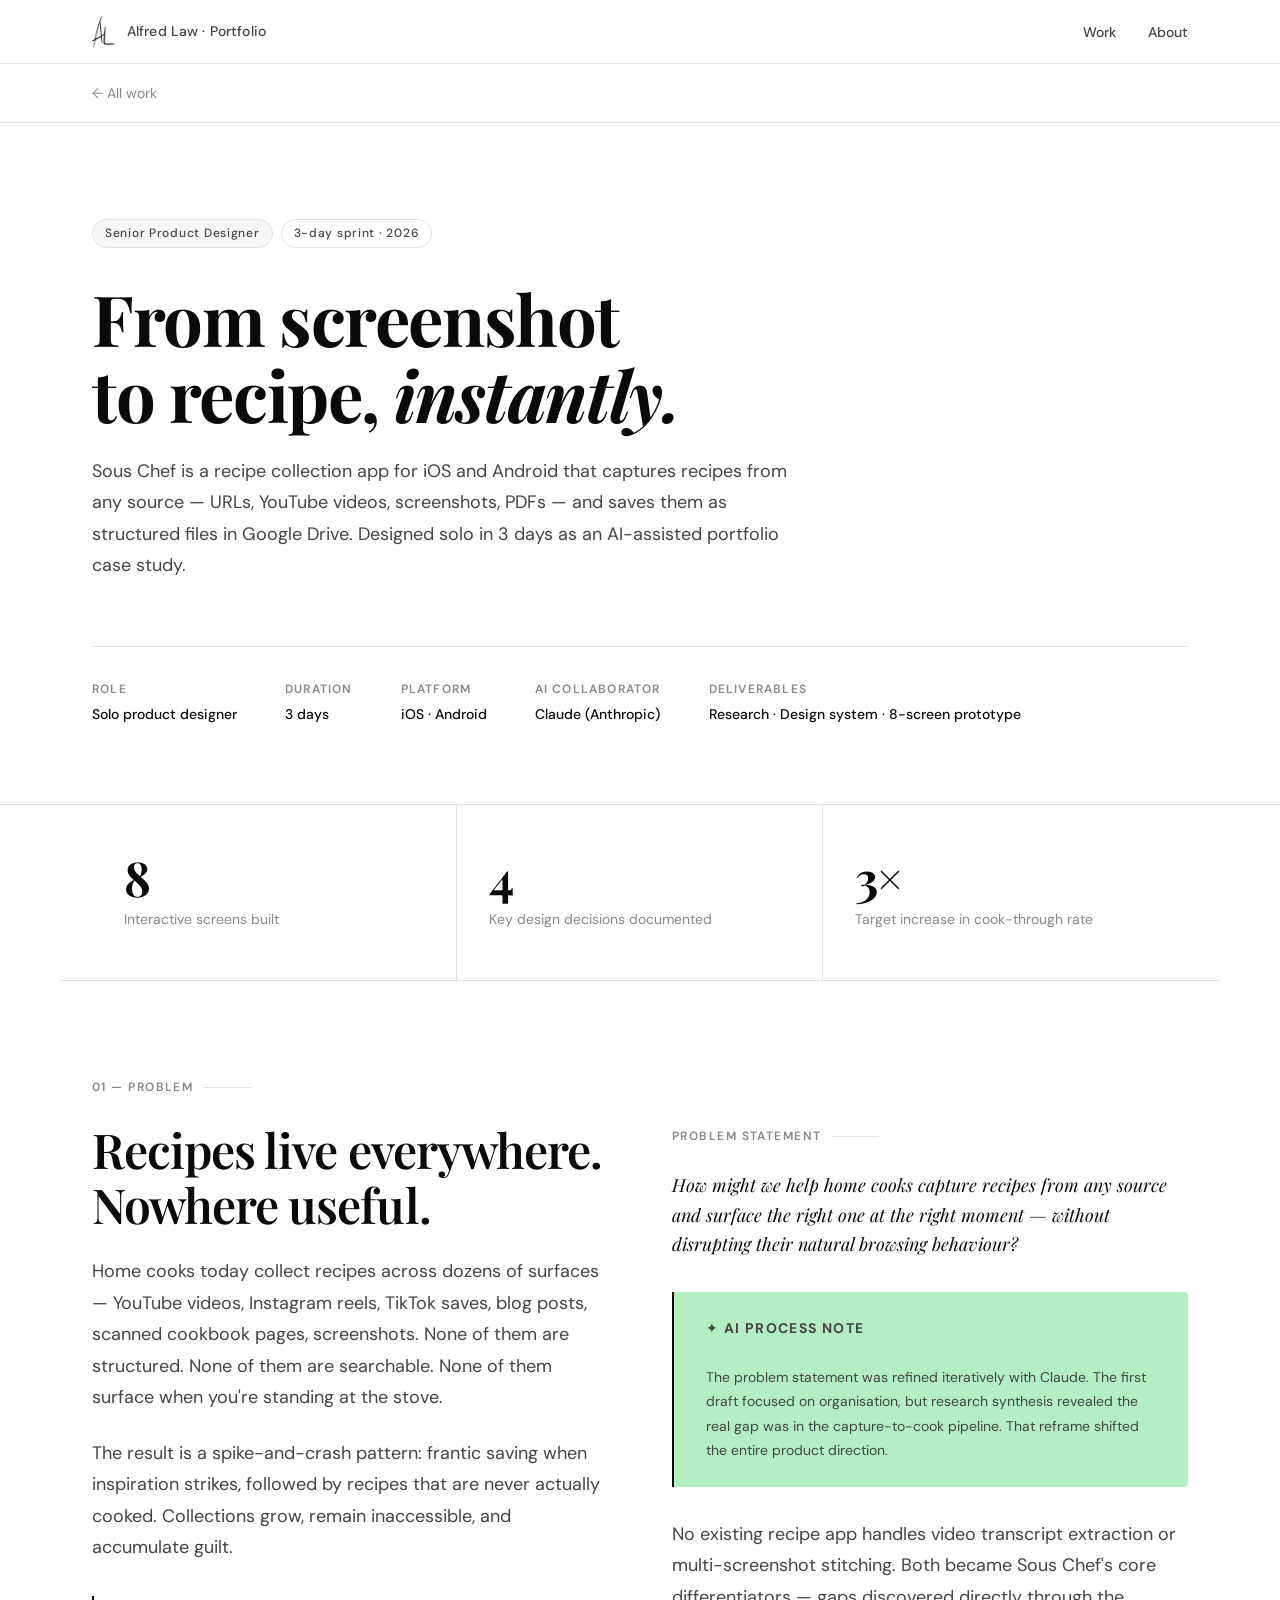
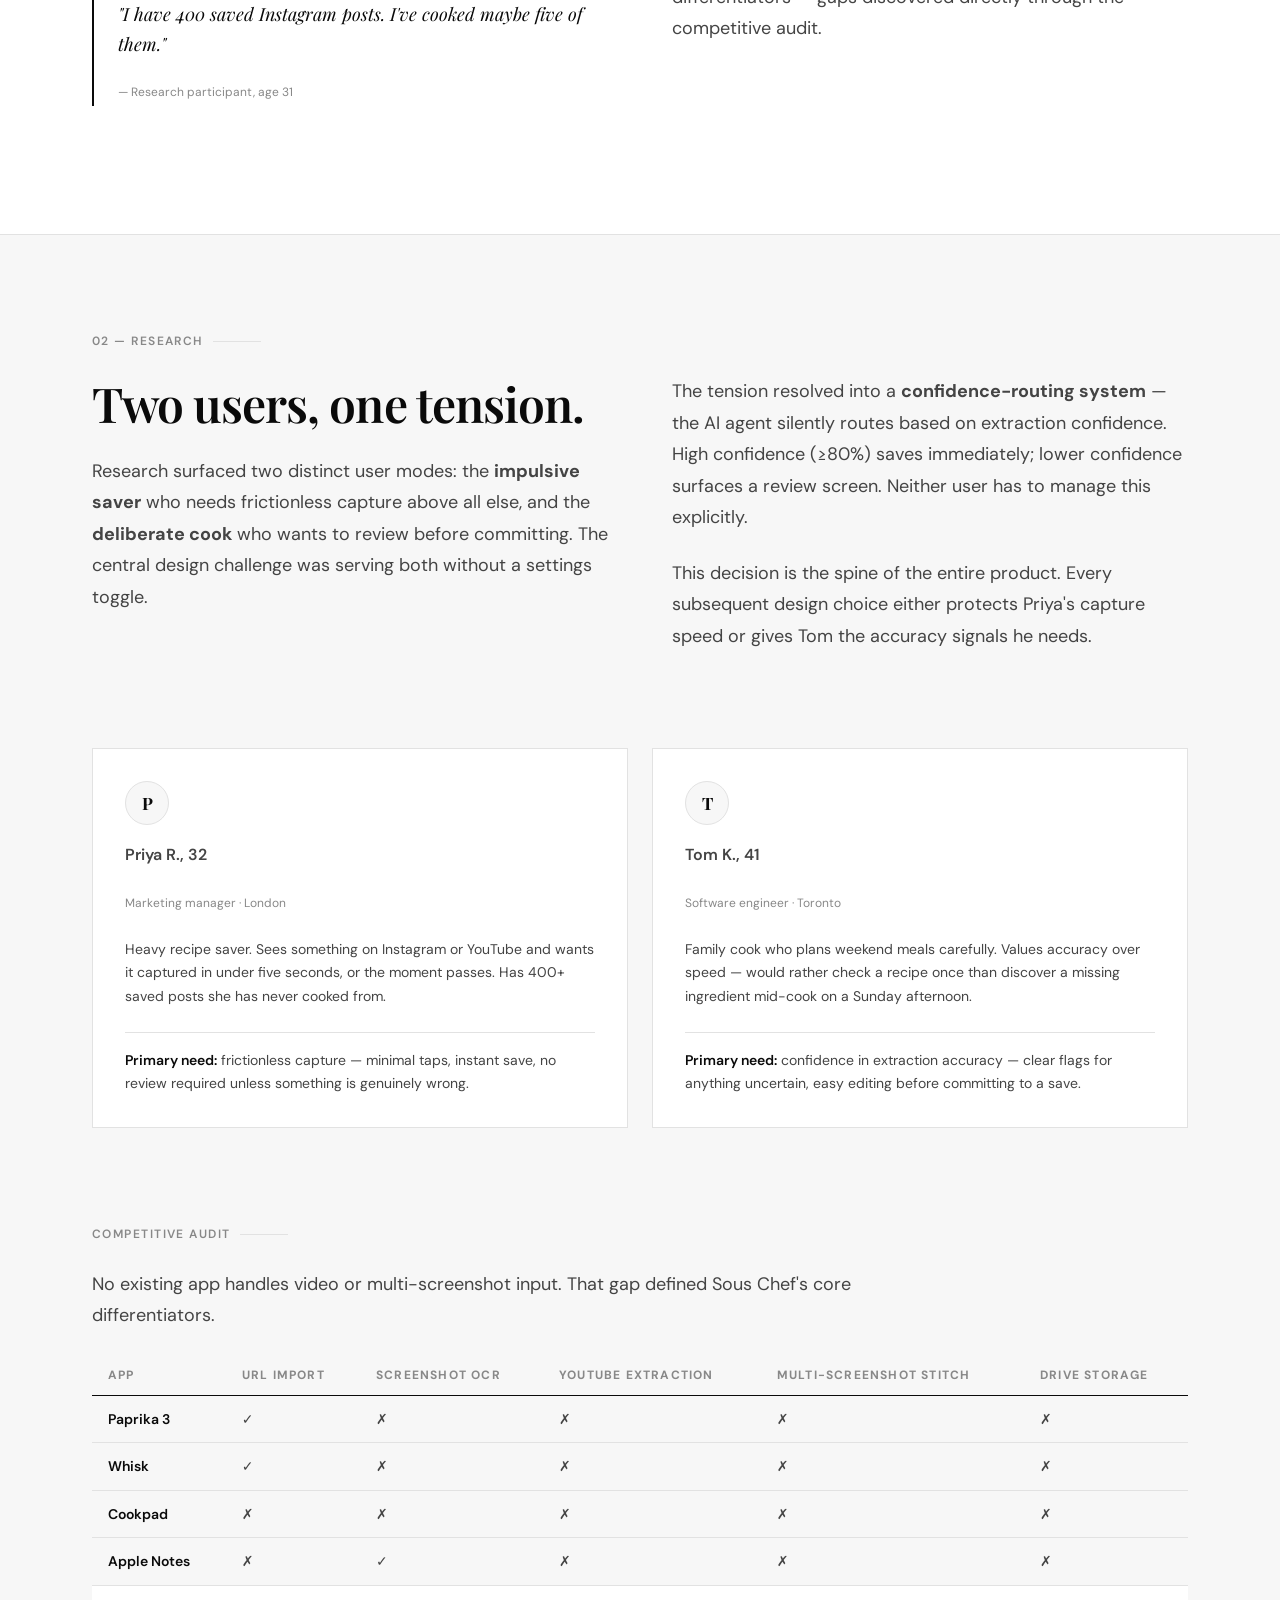
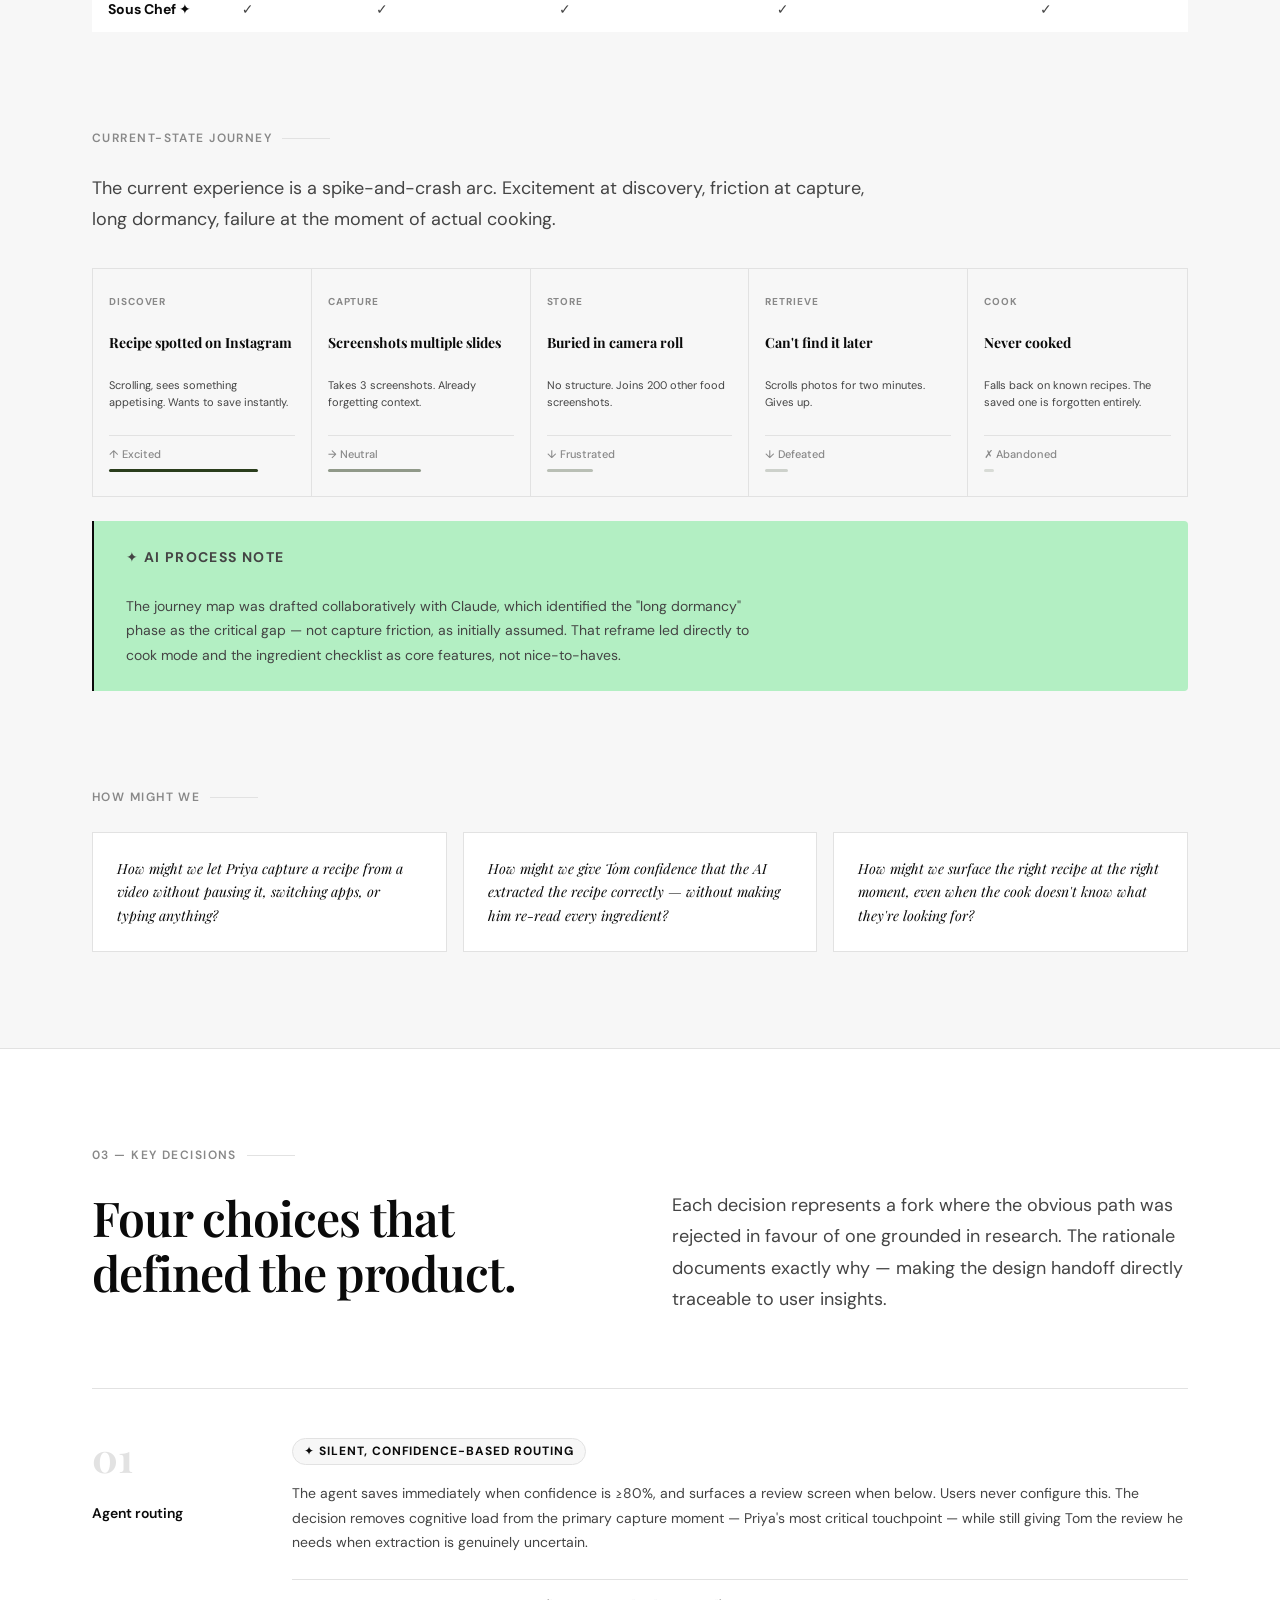
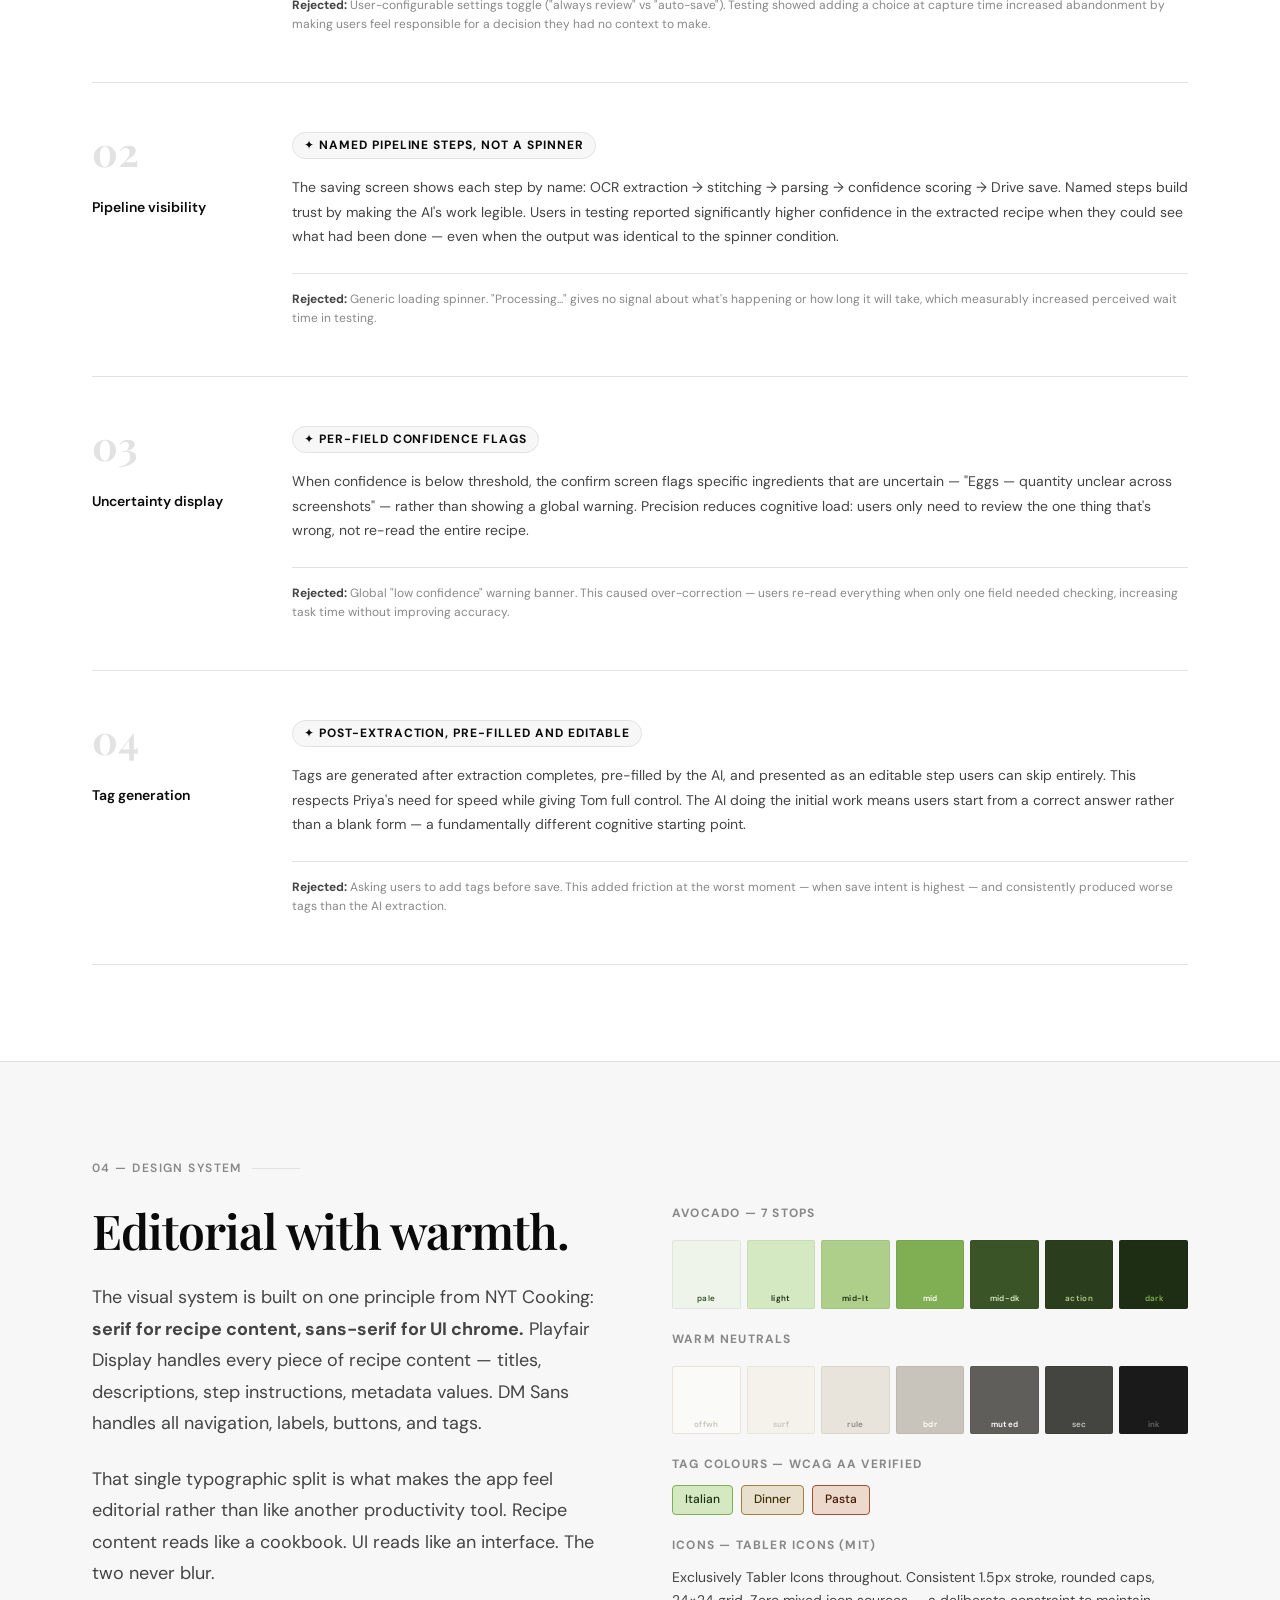
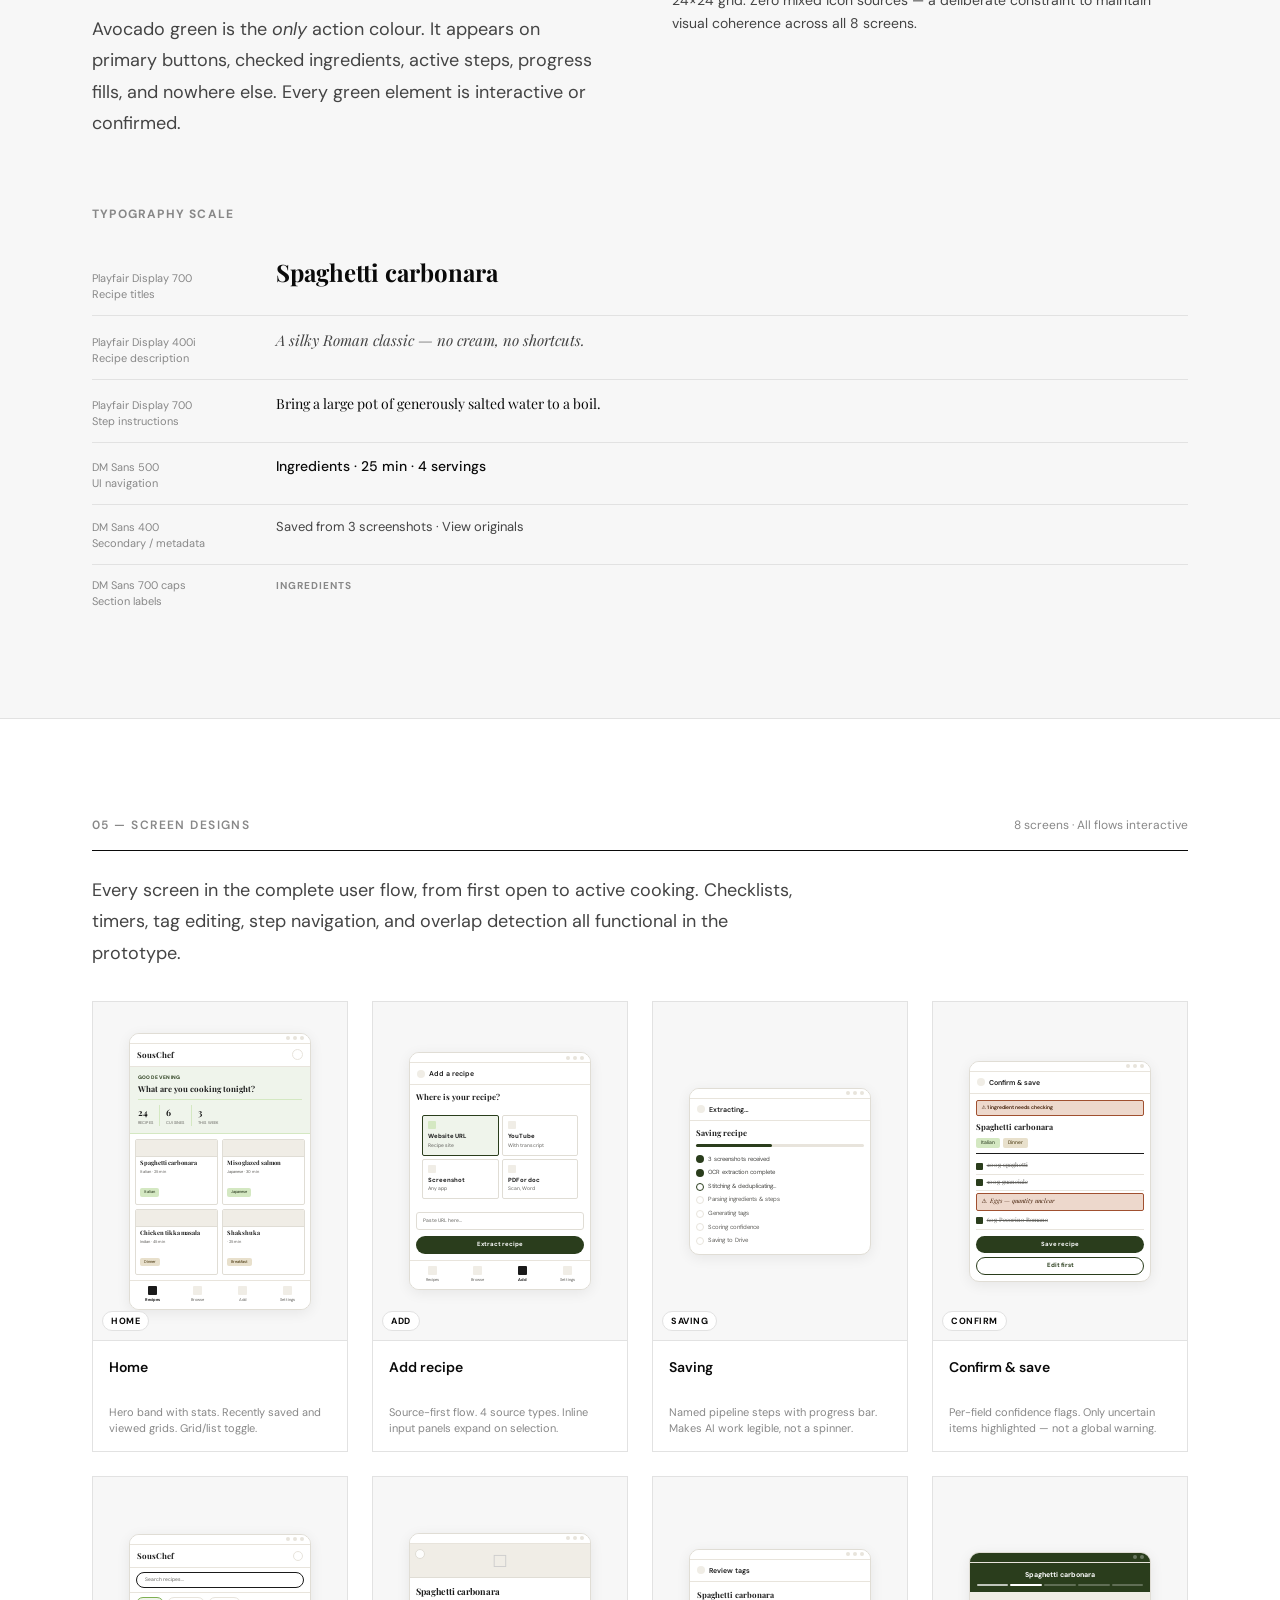
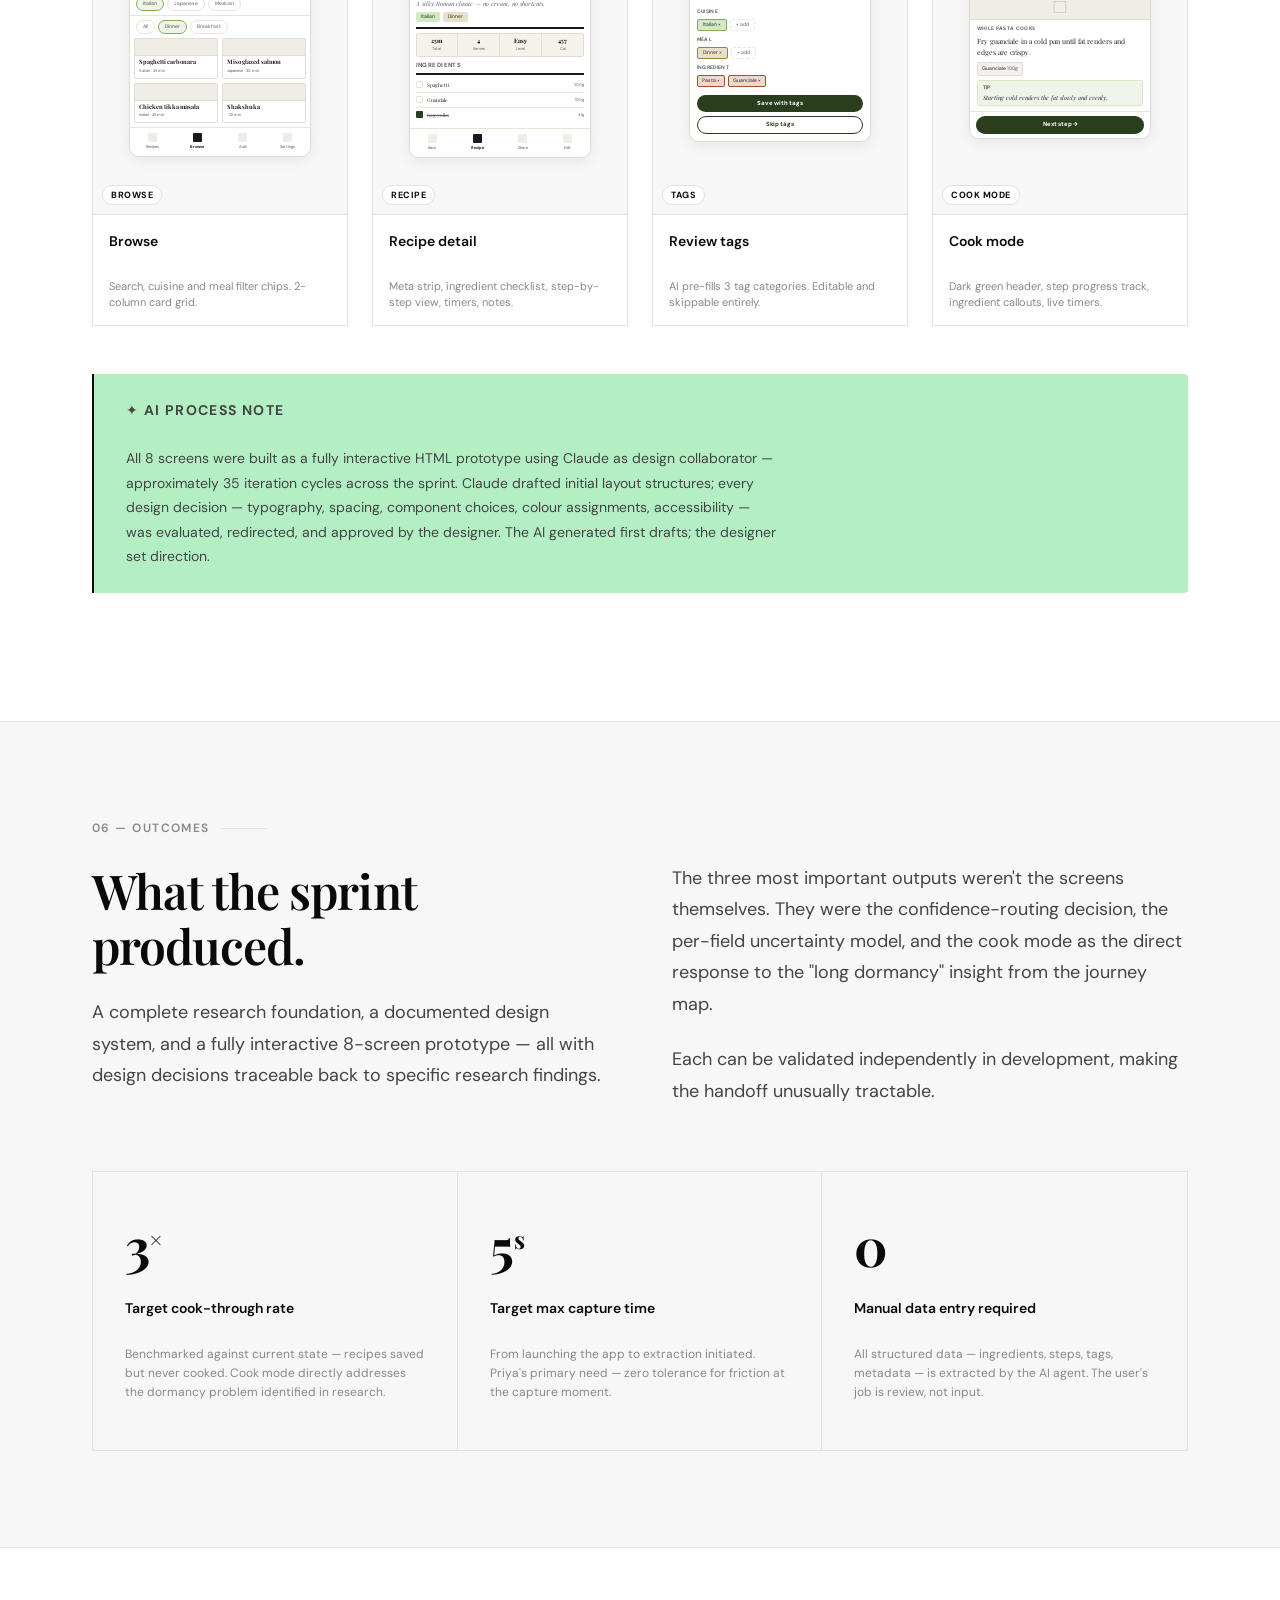
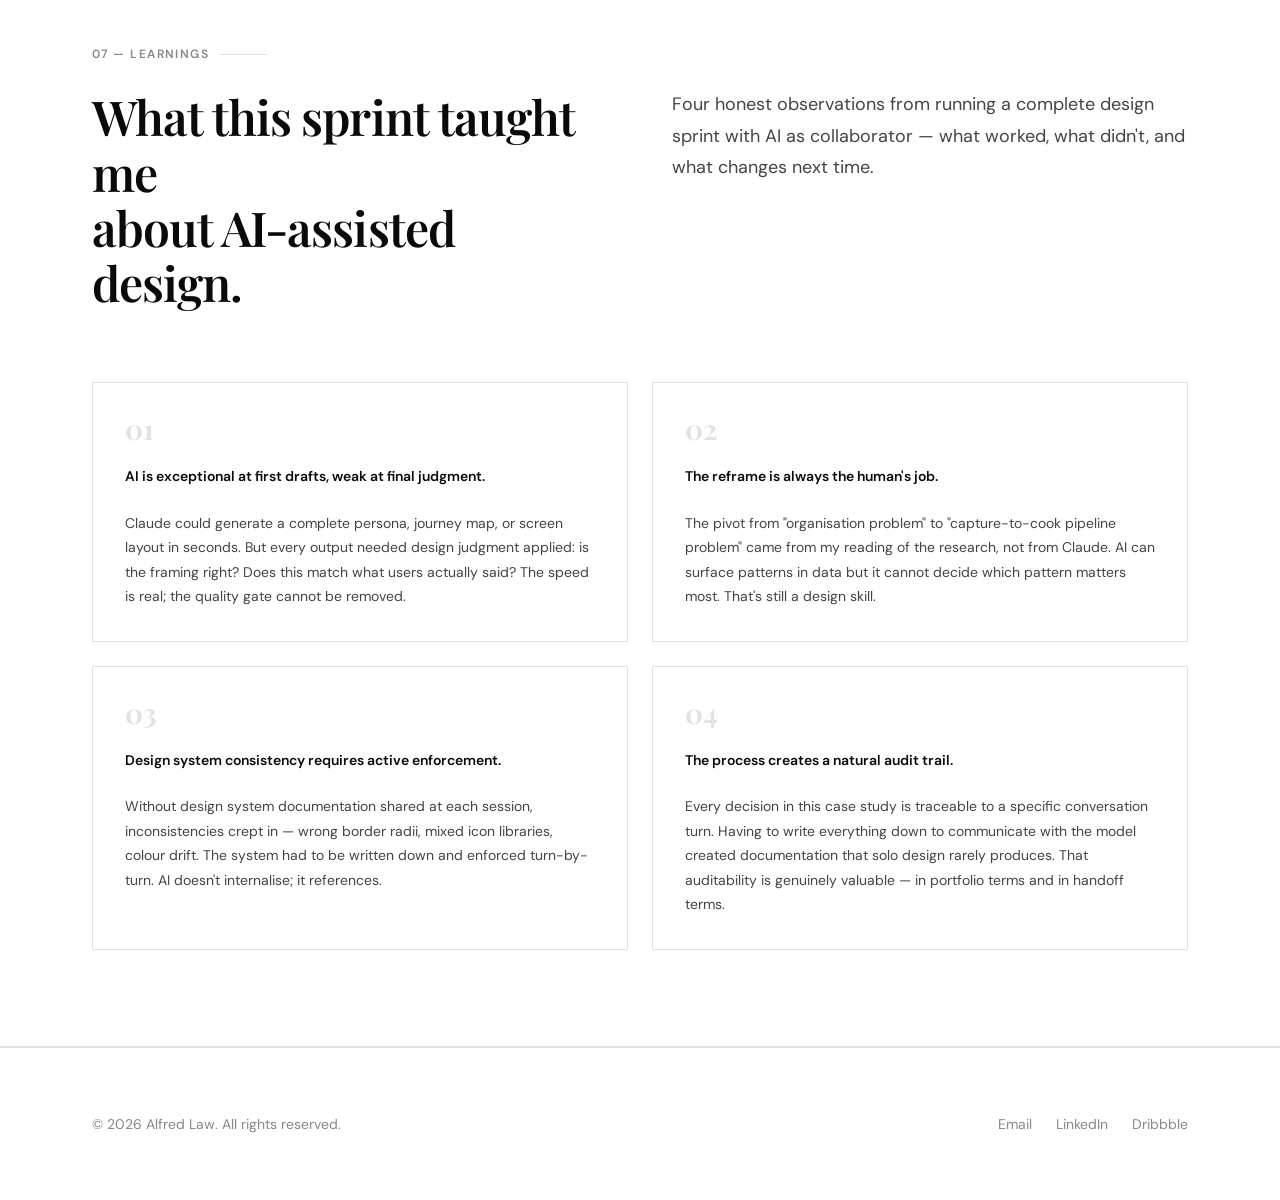
<file: work/souschef.html>
<!DOCTYPE html>
<html lang="en">
<head>
  <meta charset="UTF-8" />
  <meta name="viewport" content="width=device-width, initial-scale=1.0" />
  <link rel="icon" type="image/webp" href="../assets/images/AL.webp" />
  <title>SousChef — Alfred Law</title>
  <meta name="description" content="SousChef: an AI-powered recipe collection app for iOS and Android. A 3-day solo design sprint by Alfred Law." />
  <link rel="stylesheet" href="../style.css" />
  <style>
    /* ── Case nav ── */
    .case-nav { padding: var(--space-2) 0; border-bottom: 1px solid var(--color-border); margin-top: 64px; }
    .case-nav a { font-size: var(--size-sm); color: var(--color-ink-3); display: inline-flex; align-items: center; gap: var(--space-1); transition: color var(--transition); }
    .case-nav a:hover { color: var(--color-ink); }

    /* ── Hero ── */
    .sc-hero { padding: var(--space-12) 0 var(--space-8); border-bottom: 1px solid var(--color-border); }
    .hero-tags { display: flex; gap: var(--space-1); flex-wrap: wrap; margin-bottom: var(--space-4); }
    .hero-tag { font-size: var(--size-xs); font-weight: 500; letter-spacing: .06em; padding: 4px 12px; border-radius: 100px; border: 1px solid var(--color-border); color: var(--color-ink-2); }
    .hero-tag--filled { background: var(--color-surface); }
    .hero-h1 { font-family: var(--font-display); font-size: clamp(2.5rem, 5.5vw, 4.5rem); font-weight: 700; line-height: 1.08; letter-spacing: -.02em; color: var(--color-ink); margin-bottom: var(--space-3); }
    .hero-h1 em { font-style: italic; }
    .hero-lead { font-size: var(--size-md); line-height: 1.75; color: var(--color-ink-2); max-width: 60ch; margin-bottom: var(--space-8); }
    .hero-meta { display: flex; gap: 0; flex-wrap: wrap; border-top: 1px solid var(--color-border); padding-top: var(--space-4); }
    .hero-meta-item { padding-right: var(--space-6); padding-bottom: var(--space-2); }
    .meta-label { font-size: var(--size-xs); font-weight: 600; letter-spacing: .1em; text-transform: uppercase; color: var(--color-ink-3); margin-bottom: 5px; max-width: none; }
    .meta-value { font-size: var(--size-sm); font-weight: 500; color: var(--color-ink); max-width: none; line-height: 1.4; }

    /* ── Stat row ── */
    .stat-row { display: grid; grid-template-columns: repeat(3,1fr); border-bottom: 1px solid var(--color-border); }
    .stat-cell { padding: var(--space-6) var(--space-4); border-right: 1px solid var(--color-border); }
    .stat-cell:last-child { border-right: none; }
    .stat-num { font-family: var(--font-display); font-size: 3rem; font-weight: 700; line-height: 1; color: var(--color-ink); margin-bottom: 6px; }
    .stat-desc { font-size: var(--size-sm); color: var(--color-ink-3); max-width: none; }

    /* ── Sections ── */
    .sc-section { padding: var(--space-12) 0; border-bottom: 1px solid var(--color-border); }
    .sc-section:last-child { border-bottom: none; }
    .sc-section--surface { background: var(--color-surface); }

    .eyebrow {
      font-size: var(--size-xs); font-weight: 600; letter-spacing: .12em; text-transform: uppercase;
      color: var(--color-ink-3); display: flex; align-items: center; gap: 10px; margin-bottom: var(--space-4);
    }
    .eyebrow::after { content: ''; flex: 1; max-width: 48px; height: 1px; background: var(--color-border); }

    .sc-section h2 { margin-bottom: var(--space-3); }
    .sc-section p  { margin-bottom: var(--space-3); }
    .sc-section p:last-child { margin-bottom: 0; }

    /* ── 2-col grid ── */
    .grid-2 { display: grid; grid-template-columns: 1fr 1fr; gap: var(--space-8); align-items: start; }

    /* ── Blockquote ── */
    blockquote { border-left: 2px solid var(--color-ink); padding: 4px 0 4px var(--space-3); margin: var(--space-4) 0; }
    blockquote p { font-family: var(--font-display); font-size: var(--size-md); font-style: italic; line-height: 1.65; color: var(--color-ink); max-width: none; margin: 0; }
    blockquote cite { display: block; margin-top: 8px; font-size: var(--size-xs); color: var(--color-ink-3); font-style: normal; }

    /* ── AI note label ── */
    .ai-note-label { font-size: var(--size-xs); font-weight: 700; letter-spacing: .1em; text-transform: uppercase; color: var(--color-ink-3); margin-bottom: 6px; }

    /* ── Personas ── */
    .persona-grid { display: grid; grid-template-columns: 1fr 1fr; gap: var(--space-3); margin-top: var(--space-6); }
    .persona-card { border: 1px solid var(--color-border); padding: var(--space-4); background: var(--color-bg); }
    .persona-avatar { width: 44px; height: 44px; border-radius: 50%; display: flex; align-items: center; justify-content: center; font-family: var(--font-display); font-size: 17px; font-weight: 700; margin-bottom: var(--space-2); background: var(--color-surface); color: var(--color-ink); border: 1px solid var(--color-border); }
    .persona-name { font-size: var(--size-base); font-weight: 600; margin-bottom: 2px; }
    .persona-sub { font-size: var(--size-xs); color: var(--color-ink-3); margin-bottom: var(--space-2); max-width: none; }
    .persona-desc { font-size: var(--size-sm); color: var(--color-ink-2); line-height: 1.65; margin-bottom: var(--space-2); max-width: none; }
    .persona-need { font-size: var(--size-sm); color: var(--color-ink-2); line-height: 1.65; padding-top: var(--space-2); border-top: 1px solid var(--color-border); max-width: none; }
    .persona-need strong { color: var(--color-ink); font-weight: 600; }

    /* ── Audit table ── */
    .audit-table { width: 100%; border-collapse: collapse; margin-top: var(--space-3); }
    .audit-table th { text-align: left; padding: 10px 16px; font-size: var(--size-xs); font-weight: 700; letter-spacing: .1em; text-transform: uppercase; color: var(--color-ink-3); border-bottom: 1.5px solid var(--color-ink); }
    .audit-table td { padding: 12px 16px; font-size: var(--size-sm); color: var(--color-ink-2); border-bottom: 1px solid var(--color-border); }
    .audit-table tr:last-child td { border-bottom: none; }
    .audit-table td:first-child { font-weight: 600; color: var(--color-ink); }
    .yes { color: var(--color-ink); }
    .no  { color: var(--color-ink-3); }
    .audit-hl { background: var(--color-bg); }
    .audit-hl td:first-child { font-weight: 700; }

    /* ── Journey map ── */
    .journey { display: grid; grid-template-columns: repeat(5,1fr); border: 1px solid var(--color-border); margin-top: var(--space-4); }
    .j-stage { padding: var(--space-3) var(--space-2); border-right: 1px solid var(--color-border); }
    .j-stage:last-child { border-right: none; }
    .j-label { font-size: 10px; font-weight: 700; letter-spacing: .09em; text-transform: uppercase; color: var(--color-ink-3); margin-bottom: 8px; }
    .j-title { font-family: var(--font-display); font-size: var(--size-sm); font-weight: 700; color: var(--color-ink); line-height: 1.3; margin-bottom: 7px; }
    .j-body { font-size: 11px; color: var(--color-ink-2); line-height: 1.55; max-width: none; }
    .j-mood { margin-top: 12px; padding-top: 10px; border-top: 1px solid var(--color-border); font-size: 11px; font-weight: 500; color: var(--color-ink-3); }
    .j-bar { height: 3px; border-radius: 2px; margin-top: 6px; background: var(--sc-g-action); }

    /* ── HMW ── */
    .hmw-grid { display: grid; grid-template-columns: repeat(3,1fr); gap: var(--space-2); margin-top: var(--space-3); }
    .hmw-card { background: var(--color-bg); border: 1px solid var(--color-border); padding: var(--space-3); }
    .hmw-card p { font-family: var(--font-display); font-size: var(--size-sm); font-style: italic; color: var(--color-ink); line-height: 1.65; max-width: none; margin: 0; }

    /* ── Decisions ── */
    .decision { display: grid; grid-template-columns: 200px 1fr; gap: 0; border-top: 1px solid var(--color-border); padding: var(--space-6) 0; }
    .decision:last-child { border-bottom: 1px solid var(--color-border); }
    .d-num { font-family: var(--font-display); font-size: 2.5rem; font-weight: 700; color: var(--color-border); line-height: 1; margin-bottom: 6px; }
    .d-title { font-size: var(--size-sm); font-weight: 600; color: var(--color-ink); padding-right: var(--space-4); }
    .d-chosen { display: inline-flex; align-items: center; gap: 5px; font-size: var(--size-xs); font-weight: 700; letter-spacing: .08em; text-transform: uppercase; color: var(--color-ink); background: var(--color-surface); border: 1px solid var(--color-border); padding: 3px 11px; border-radius: 100px; margin-bottom: var(--space-2); }
    .d-rationale { font-size: var(--size-sm); color: var(--color-ink-2); line-height: 1.75; max-width: none; margin-bottom: 0; }
    .d-rejected { margin-top: var(--space-2); padding-top: var(--space-2); border-top: 1px solid var(--color-border); font-size: var(--size-xs); color: var(--color-ink-3); line-height: 1.6; max-width: none; }
    .d-rejected strong { color: var(--color-ink-2); }

    /* ── Design system ── */
    .swatch-strip { display: grid; grid-template-columns: repeat(7,1fr); gap: 6px; margin: 16px 0; }
    .swatch { aspect-ratio: 1; border-radius: 2px; border: 1px solid rgba(0,0,0,.06); position: relative; overflow: hidden; }
    .swatch span { position: absolute; bottom: 3px; left: 0; right: 0; text-align: center; font-size: 8px; font-weight: 600; letter-spacing: .04em; }
    .type-row { display: flex; align-items: baseline; gap: var(--space-3); padding: 12px 0; border-bottom: 1px solid var(--color-border); }
    .type-row:last-child { border-bottom: none; }
    .type-meta { font-size: 11px; color: var(--color-ink-3); min-width: 160px; flex-shrink: 0; line-height: 1.5; }
    .pf { font-family: var(--font-display); }

    /* ── Screen cards ── */
    .screens-grid { display: grid; grid-template-columns: repeat(4,1fr); gap: var(--space-3); margin-top: var(--space-4); }
    .screen-card { border: 1px solid var(--color-border); background: var(--color-bg); overflow: hidden; }
    .screen-thumb { aspect-ratio: 9/12; background: var(--color-surface); display: flex; align-items: center; justify-content: center; border-bottom: 1px solid var(--color-border); position: relative; overflow: hidden; }
    .screen-badge { position: absolute; bottom: 9px; left: 9px; font-size: 9px; font-weight: 700; letter-spacing: .06em; text-transform: uppercase; color: var(--color-ink); background: var(--color-bg); border: 1px solid var(--color-border); padding: 2px 8px; border-radius: 100px; }
    .screen-info { padding: 14px 16px; }
    .screen-name { font-size: var(--size-sm); font-weight: 600; color: var(--color-ink); margin-bottom: 3px; }
    .screen-desc { font-size: 11px; color: var(--color-ink-3); line-height: 1.5; }

    /* ── Outcomes ── */
    .outcomes-grid { display: grid; grid-template-columns: repeat(3,1fr); border: 1px solid var(--color-border); margin-top: var(--space-4); }
    .outcome-cell { padding: var(--space-6) var(--space-4); border-right: 1px solid var(--color-border); }
    .outcome-cell:last-child { border-right: none; }
    .outcome-num { font-family: var(--font-display); font-size: 3.25rem; font-weight: 700; line-height: 1; color: var(--color-ink); margin-bottom: 6px; }
    .outcome-num sup { font-size: 1.5rem; }
    .outcome-label { font-size: var(--size-sm); font-weight: 600; color: var(--color-ink); margin-bottom: 6px; max-width: none; }
    .outcome-detail { font-size: var(--size-xs); color: var(--color-ink-3); line-height: 1.6; max-width: none; }

    /* ── Learnings ── */
    .learnings-grid { display: grid; grid-template-columns: 1fr 1fr; gap: var(--space-3); margin-top: var(--space-4); }
    .learning { border: 1px solid var(--color-border); padding: var(--space-4); }
    .learning-n { font-family: var(--font-display); font-size: 1.75rem; font-weight: 700; color: var(--color-border); line-height: 1; margin-bottom: var(--space-2); }
    .learning-title { font-size: var(--size-sm); font-weight: 600; color: var(--color-ink); margin-bottom: var(--space-2); line-height: 1.4; max-width: none; }
    .learning-body { font-size: var(--size-sm); color: var(--color-ink-2); line-height: 1.75; max-width: none; }

    /* ── Phone mockup (SousChef green preserved) ── */
    :root {
      --sc-g-action: #2A3D1C; --sc-g-mid: #3A5428; --sc-g-border: #7FAF52;
      --sc-g-light: #D4E8C2;  --sc-g-pale: #EFF4EB; --sc-g-dark: #1E2E14;
      --sc-ink: #1a1a1a; --sc-ink-2: #444441; --sc-ink-3: #5F5E5A;
      --sc-rule: #E8E4DC; --sc-rule-lt: #F0EDE6; --sc-surface: #F5F2EB;
      --sc-card-bg: #fff; --sc-card-bd: #E0DDD5;
      --sc-warn-bg: #EDD8CC; --sc-warn-fg: #3D1800; --sc-warn-bd: #A05030;
    }
    .mp { width: 72%; background: #fff; border: 1px solid var(--sc-card-bd); border-radius: 10px; overflow: hidden; box-shadow: 0 3px 14px rgba(0,0,0,.07); }
    .mp-sb { height: 10px; background: #fff; border-bottom: 1px solid var(--sc-rule); display: flex; align-items: center; justify-content: flex-end; padding: 0 6px; gap: 3px; }
    .mp-sb-dot { width: 4px; height: 4px; border-radius: 50%; background: var(--sc-rule); }
    .mp-nav { background: #fff; border-bottom: 1px solid var(--sc-rule); padding: 5px 7px; display: flex; align-items: center; justify-content: space-between; }
    .mp-wm { font-family: 'Playfair Display', serif; font-size: 8px; font-weight: 700; color: var(--sc-ink); }
    .mp-tabs { background: #fff; border-top: 1px solid var(--sc-rule); display: flex; padding: 5px 0 6px; }
    .mp-tab { flex: 1; display: flex; flex-direction: column; align-items: center; gap: 2px; }
    .mp-ti { width: 9px; height: 9px; border-radius: 1px; background: var(--sc-rule-lt); }
    .mp-ti.on { background: var(--sc-ink); }
    .mp-tl { font-size: 4px; color: var(--sc-ink-3); }
    .mp-tl.on { color: var(--sc-ink); font-weight: 700; }
    .mp-hero { background: var(--sc-g-pale); padding: 7px 8px; border-bottom: 1px solid var(--sc-g-light); }
    .mp-greet { font-size: 5px; font-weight: 700; letter-spacing: .07em; text-transform: uppercase; color: var(--sc-g-action); margin-bottom: 2px; }
    .mp-q { font-family: 'Playfair Display', serif; font-size: 8px; font-weight: 700; color: var(--sc-ink); line-height: 1.25; }
    .mp-stats { display: flex; gap: 6px; margin-top: 5px; padding-top: 5px; border-top: 1px solid var(--sc-g-light); }
    .mp-stat-n { font-family: 'Playfair Display', serif; font-size: 9px; font-weight: 700; color: var(--sc-ink); display: block; }
    .mp-stat-l { font-size: 4px; text-transform: uppercase; letter-spacing: .05em; color: var(--sc-ink-3); display: block; }
    .mp-sdiv { width: 1px; background: var(--sc-g-light); }
    .mp-grid { display: grid; grid-template-columns: 1fr 1fr; gap: 4px; padding: 5px; }
    .mp-card { background: #fff; border: 1px solid var(--sc-card-bd); border-radius: 2px; overflow: hidden; }
    .mp-cimg { height: 17px; background: var(--sc-rule-lt); border-bottom: 1px solid var(--sc-card-bd); }
    .mp-cbody { padding: 3px 4px; }
    .mp-ctitle { font-family: 'Playfair Display', serif; font-size: 6px; font-weight: 700; color: var(--sc-ink); line-height: 1.3; }
    .mp-cmeta { font-size: 4px; color: var(--sc-ink-3); margin-top: 1px; }
    .mp-ctag { display: inline-block; font-size: 4px; padding: 1px 4px; border-radius: 2px; margin-top: 2px; }
    .mp-header { background: #fff; border-bottom: 1px solid var(--sc-rule); padding: 5px 7px; display: flex; align-items: center; gap: 4px; }
    .mp-hclose { width: 8px; height: 8px; border-radius: 50%; background: var(--sc-rule-lt); flex-shrink: 0; }
    .mp-htitle { font-size: 7px; font-weight: 600; color: var(--sc-ink); }
    .mp-srcs { display: grid; grid-template-columns: 1fr 1fr; gap: 3px; padding: 6px; }
    .mp-src { border: 1px solid var(--sc-card-bd); border-radius: 2px; padding: 5px; background: #fff; }
    .mp-src.on { border-color: var(--sc-g-action); background: var(--sc-g-pale); }
    .mp-src-ic { width: 8px; height: 8px; border-radius: 1px; background: var(--sc-rule-lt); margin-bottom: 3px; }
    .mp-src.on .mp-src-ic { background: var(--sc-g-light); }
    .mp-src-t { font-size: 6px; font-weight: 700; color: var(--sc-ink); }
    .mp-src-s { font-size: 5px; color: var(--sc-ink-3); }
    .mp-pipe { padding: 6px; }
    .mp-ptitle { font-family: 'Playfair Display', serif; font-size: 8px; font-weight: 700; color: var(--sc-ink); margin-bottom: 4px; }
    .mp-pbar { height: 3px; background: var(--sc-rule); border-radius: 2px; margin-bottom: 6px; }
    .mp-pbar-fill { height: 100%; width: 45%; background: var(--sc-g-action); border-radius: 2px; }
    .mp-prow { display: flex; align-items: center; gap: 4px; padding: 2px 0; }
    .mp-pdot { width: 8px; height: 8px; border-radius: 50%; flex-shrink: 0; }
    .mp-pdot.done { background: var(--sc-g-action); }
    .mp-pdot.act  { background: #fff; border: 1.5px solid var(--sc-g-action); }
    .mp-pdot.wait { background: #fff; border: 1px solid var(--sc-rule); }
    .mp-pt { font-size: 6px; color: var(--sc-ink-2); }
    .mp-pt.dim { color: var(--sc-ink-3); }
    .mp-confirm { padding: 6px; }
    .mp-toast { background: var(--sc-warn-bg); border: 1px solid var(--sc-warn-bd); border-radius: 2px; padding: 3px 5px; font-size: 5px; font-weight: 600; color: var(--sc-warn-fg); margin-bottom: 5px; }
    .mp-rtitle { font-family: 'Playfair Display', serif; font-size: 8px; font-weight: 700; color: var(--sc-ink); margin-bottom: 4px; }
    .mp-tags { display: flex; gap: 3px; margin-bottom: 5px; }
    .mp-tag { font-size: 5px; padding: 1px 5px; border-radius: 2px; }
    .mp-ingrow { display: flex; align-items: center; gap: 4px; padding: 3px 0; border-bottom: 1px solid var(--sc-rule); }
    .mp-ingrow:last-child { border-bottom: none; }
    .mp-ingbox { width: 7px; height: 7px; border-radius: 1px; flex-shrink: 0; }
    .mp-ingbox.chk { background: var(--sc-g-action); }
    .mp-ingn { font-family: 'Playfair Display', serif; font-size: 6px; color: var(--sc-ink); }
    .mp-ingn.done { color: var(--sc-ink-3); text-decoration: line-through; }
    .mp-ingn.warn { color: var(--sc-warn-fg); font-style: italic; }
    .mp-btn  { background: var(--sc-g-action); color: #fff; border-radius: 100px; padding: 4px 0; font-size: 6px; font-weight: 700; text-align: center; margin-top: 6px; }
    .mp-btn2 { background: transparent; color: var(--sc-g-action); border: 1px solid var(--sc-g-action); border-radius: 100px; padding: 3px 0; font-size: 6px; font-weight: 700; text-align: center; margin-top: 4px; }
    .mp-browse-filters { padding: 4px 6px; border-bottom: 1px solid var(--sc-rule); display: flex; gap: 3px; }
    .mp-chip { font-size: 5px; padding: 2px 6px; border-radius: 100px; border: 1px solid var(--sc-rule); color: var(--sc-ink-3); background: #fff; }
    .mp-chip.on { background: var(--sc-g-pale); border-color: var(--sc-g-border); color: var(--sc-g-mid); }
    .mp-det-hero { height: 34px; background: var(--sc-rule-lt); border-bottom: 1px solid var(--sc-card-bd); display: flex; align-items: center; justify-content: center; position: relative; }
    .mp-det-back { position: absolute; left: 5px; top: 5px; width: 10px; height: 10px; border-radius: 50%; background: rgba(255,255,255,.9); border: 1px solid var(--sc-card-bd); }
    .mp-det-body { padding: 6px; }
    .mp-det-title { font-family: 'Playfair Display', serif; font-size: 9px; font-weight: 700; color: var(--sc-ink); margin-bottom: 2px; }
    .mp-det-desc  { font-family: 'Playfair Display', serif; font-size: 6px; font-style: italic; color: var(--sc-ink-3); margin-bottom: 4px; line-height: 1.4; }
    .mp-mstrip { display: grid; grid-template-columns: repeat(4,1fr); border: 1px solid var(--sc-card-bd); border-radius: 2px; overflow: hidden; margin: 4px 0; background: var(--sc-surface); }
    .mp-mc { padding: 3px 2px; text-align: center; border-right: 1px solid var(--sc-card-bd); }
    .mp-mc:last-child { border-right: none; }
    .mp-mv { font-family: 'Playfair Display', serif; font-size: 6px; font-weight: 700; display: block; }
    .mp-ml { font-size: 4px; color: var(--sc-ink-3); display: block; }
    .mp-cook-hdr { background: var(--sc-g-action); padding: 6px 7px; }
    .mp-ck-title { font-size: 7px; font-weight: 700; color: #fff; text-align: center; margin-bottom: 4px; }
    .mp-track { display: flex; gap: 2px; }
    .mp-tseg { height: 2px; border-radius: 1px; flex: 1; background: rgba(255,255,255,.25); }
    .mp-tseg.done { background: rgba(255,255,255,.7); }
    .mp-tseg.cur  { background: #fff; }
    .mp-ck-img  { height: 28px; background: var(--sc-rule-lt); border-bottom: 1px solid var(--sc-card-bd); display: flex; align-items: center; justify-content: center; }
    .mp-ck-body { padding: 5px 7px; }
    .mp-ck-ctx  { font-size: 5px; font-weight: 700; letter-spacing: .07em; text-transform: uppercase; color: var(--sc-ink-3); margin-bottom: 3px; }
    .mp-ck-instr { font-family: 'Playfair Display', serif; font-size: 7px; color: var(--sc-ink); line-height: 1.5; margin-bottom: 5px; }
    .mp-ck-tip  { background: var(--sc-g-pale); border: 1px solid var(--sc-g-light); border-radius: 2px; padding: 3px 5px; }
    .mp-ck-tl   { font-size: 5px; font-weight: 700; letter-spacing: .07em; text-transform: uppercase; color: var(--sc-g-mid); margin-bottom: 2px; }
    .mp-ck-tt   { font-family: 'Playfair Display', serif; font-size: 6px; font-style: italic; color: var(--sc-g-dark); line-height: 1.4; }
    .mp-ck-nav  { background: #fff; border-top: 1px solid var(--sc-rule); padding: 4px 6px; }
    .mp-ck-btn  { background: var(--sc-g-action); color: #fff; border-radius: 100px; padding: 4px 0; font-size: 6px; font-weight: 700; text-align: center; }

    /* ── Responsive ── */
    @media (max-width: 900px) {
      .grid-2 { grid-template-columns: 1fr; gap: var(--space-6); }
      .stat-row { grid-template-columns: 1fr; }
      .stat-cell { border-right: none; border-bottom: 1px solid var(--color-border); }
      .stat-cell:last-child { border-bottom: none; }
      .persona-grid { grid-template-columns: 1fr; }
      .hmw-grid { grid-template-columns: 1fr; }
      .journey { grid-template-columns: 1fr 1fr; }
      .j-stage { border-bottom: 1px solid var(--color-border); }
      .decision { grid-template-columns: 1fr; }
      .d-title { padding-right: 0; margin-bottom: var(--space-2); }
      .screens-grid { grid-template-columns: 1fr 1fr; }
      .outcomes-grid { grid-template-columns: 1fr; }
      .outcome-cell { border-right: none; border-bottom: 1px solid var(--color-border); }
      .outcome-cell:last-child { border-bottom: none; }
      .learnings-grid { grid-template-columns: 1fr; }
    }
    @media (max-width: 600px) {
      .screens-grid { grid-template-columns: 1fr; }
      .journey { grid-template-columns: 1fr; }
      .swatch-strip { grid-template-columns: repeat(4,1fr); }

      .audit-table thead { display: none; }
      .audit-table tbody { display: flex; flex-direction: column; gap: var(--space-3); }
      .audit-table tr { display: block; border: 1px solid var(--color-border); border-radius: var(--radius-md); background: var(--color-surface); overflow: hidden; }
      .audit-table td { display: flex; justify-content: space-between; align-items: center; padding: 10px var(--space-3); border-bottom: 1px solid var(--color-border); font-size: var(--size-sm); }
      .audit-table td:last-child { border-bottom: none; }
      .audit-table td::before { content: attr(data-label); font-size: var(--size-xs); font-weight: 700; letter-spacing: .08em; text-transform: uppercase; color: var(--color-ink-3); }
      .audit-table td:first-child { font-size: var(--size-sm); font-weight: 700; padding: var(--space-3); background: var(--color-bg); border-bottom: 1.5px solid var(--color-ink); }
      .audit-table td:first-child::before { display: none; }
      .audit-table tbody tr.audit-hl { background: var(--color-surface); }
      .audit-table tbody tr.audit-hl td { border-bottom: 1px solid var(--color-border); }
      .audit-table tbody tr.audit-hl td:last-child { border-bottom: none; }
      .audit-table tbody tr.audit-hl td:first-child { background: var(--color-ink); color: var(--color-bg); border-bottom: 1.5px solid var(--color-ink); }
    }
  </style>
</head>
<body>

  <!-- NAV -->
  <nav class="nav" role="navigation" aria-label="Main">
    <div class="nav__inner">
      <a href="../index.html" class="nav__logo" aria-label="Alfred Law — home" style="display:flex;align-items:center;gap:12px;">
        <img src="../assets/images/AL.webp" alt="AL" />
        <span style="font-size:var(--size-sm);font-weight:500;color:var(--color-ink-2);letter-spacing:0.01em;">Alfred Law · Portfolio</span>
      </a>
      <ul class="nav__links" id="nav-links" role="list">
        <li><a href="/">Work</a></li>
        <li><a href="../about.html">About</a></li>
      </ul>
      <button class="nav__hamburger" aria-label="Toggle menu" aria-expanded="false" aria-controls="nav-links">
        <span></span><span></span><span></span>
      </button>
    </div>
  </nav>

  <!-- BREADCRUMB -->
  <div class="case-nav">
    <div class="container">
      <a href="/">← All work</a>
    </div>
  </div>

  <!-- HERO -->
  <section class="sc-hero">
    <div class="container">
      <div class="hero-tags">
        <span class="hero-tag hero-tag--filled">Senior Product Designer</span>
        <span class="hero-tag">3-day sprint · 2026</span>
      </div>
      <h1 class="hero-h1 fade-up">From screenshot<br>to recipe, <em>instantly.</em></h1>
      <p class="hero-lead fade-up">Sous Chef is a recipe collection app for iOS and Android that captures recipes from any source — URLs, YouTube videos, screenshots, PDFs — and saves them as structured files in Google Drive. Designed solo in 3 days as an AI-assisted portfolio case study.</p>
      <div class="hero-meta fade-up">
        <div class="hero-meta-item">
          <p class="meta-label">Role</p>
          <p class="meta-value">Solo product designer</p>
        </div>
        <div class="hero-meta-item">
          <p class="meta-label">Duration</p>
          <p class="meta-value">3 days</p>
        </div>
        <div class="hero-meta-item">
          <p class="meta-label">Platform</p>
          <p class="meta-value">iOS · Android</p>
        </div>
        <div class="hero-meta-item">
          <p class="meta-label">AI collaborator</p>
          <p class="meta-value">Claude (Anthropic)</p>
        </div>
        <div class="hero-meta-item">
          <p class="meta-label">Deliverables</p>
          <p class="meta-value">Research · Design system · 8-screen prototype</p>
        </div>
      </div>
    </div>
  </section>

  <!-- STATS -->
  <div>
    <div class="container" style="padding-left:0;padding-right:0;max-width:100%;">
      <div class="stat-row" style="max-width:var(--max-width);margin:0 auto;padding:0 var(--space-4);">
        <div class="stat-cell">
          <p class="stat-num">8</p>
          <p class="stat-desc">Interactive screens built</p>
        </div>
        <div class="stat-cell">
          <p class="stat-num">4</p>
          <p class="stat-desc">Key design decisions documented</p>
        </div>
        <div class="stat-cell">
          <p class="stat-num">3×</p>
          <p class="stat-desc">Target increase in cook-through rate</p>
        </div>
      </div>
    </div>
  </div>

  <!-- PROBLEM -->
  <section class="sc-section">
    <div class="container">
      <p class="eyebrow">01 — Problem</p>
      <div class="grid-2">
        <div>
          <h2>Recipes live everywhere.<br>Nowhere useful.</h2>
          <p>Home cooks today collect recipes across dozens of surfaces — YouTube videos, Instagram reels, TikTok saves, blog posts, scanned cookbook pages, screenshots. None of them are structured. None of them are searchable. None of them surface when you're standing at the stove.</p>
          <p>The result is a spike-and-crash pattern: frantic saving when inspiration strikes, followed by recipes that are never actually cooked. Collections grow, remain inaccessible, and accumulate guilt.</p>
          <blockquote>
            <p>"I have 400 saved Instagram posts. I've cooked maybe five of them."</p>
            <cite>— Research participant, age 31</cite>
          </blockquote>
        </div>
        <div>
          <p class="eyebrow" style="margin-top:4px;">Problem statement</p>
          <p class="pf" style="font-size:var(--size-md);font-style:italic;line-height:1.65;color:var(--color-ink);margin-bottom:var(--space-4);">How might we help home cooks capture recipes from any source and surface the right one at the right moment — without disrupting their natural browsing behaviour?</p>
          <div class="ai-note">
            <p class="ai-note-label">✦ AI process note</p>
            <p>The problem statement was refined iteratively with Claude. The first draft focused on organisation, but research synthesis revealed the real gap was in the capture-to-cook pipeline. That reframe shifted the entire product direction.</p>
          </div>
          <p style="margin-top:var(--space-3);">No existing recipe app handles video transcript extraction or multi-screenshot stitching. Both became Sous Chef's core differentiators — gaps discovered directly through the competitive audit.</p>
        </div>
      </div>
    </div>
  </section>

  <!-- RESEARCH -->
  <section class="sc-section sc-section--surface">
    <div class="container">
      <p class="eyebrow">02 — Research</p>
      <div class="grid-2" style="margin-bottom:var(--space-12);">
        <div>
          <h2>Two users, one tension.</h2>
          <p>Research surfaced two distinct user modes: the <strong>impulsive saver</strong> who needs frictionless capture above all else, and the <strong>deliberate cook</strong> who wants to review before committing. The central design challenge was serving both without a settings toggle.</p>
        </div>
        <div>
          <p>The tension resolved into a <strong>confidence-routing system</strong> — the AI agent silently routes based on extraction confidence. High confidence (≥80%) saves immediately; lower confidence surfaces a review screen. Neither user has to manage this explicitly.</p>
          <p>This decision is the spine of the entire product. Every subsequent design choice either protects Priya's capture speed or gives Tom the accuracy signals he needs.</p>
        </div>
      </div>

      <div class="persona-grid">
        <div class="persona-card">
          <div class="persona-avatar">P</div>
          <p class="persona-name">Priya R., 32</p>
          <p class="persona-sub">Marketing manager · London</p>
          <p class="persona-desc">Heavy recipe saver. Sees something on Instagram or YouTube and wants it captured in under five seconds, or the moment passes. Has 400+ saved posts she has never cooked from.</p>
          <div class="persona-need"><strong>Primary need:</strong> frictionless capture — minimal taps, instant save, no review required unless something is genuinely wrong.</div>
        </div>
        <div class="persona-card">
          <div class="persona-avatar">T</div>
          <p class="persona-name">Tom K., 41</p>
          <p class="persona-sub">Software engineer · Toronto</p>
          <p class="persona-desc">Family cook who plans weekend meals carefully. Values accuracy over speed — would rather check a recipe once than discover a missing ingredient mid-cook on a Sunday afternoon.</p>
          <div class="persona-need"><strong>Primary need:</strong> confidence in extraction accuracy — clear flags for anything uncertain, easy editing before committing to a save.</div>
        </div>
      </div>

      <div style="margin-top:var(--space-12);">
        <p class="eyebrow">Competitive audit</p>
        <p>No existing app handles video or multi-screenshot input. That gap defined Sous Chef's core differentiators.</p>
        <table class="audit-table">
          <thead>
            <tr>
              <th>App</th><th>URL import</th><th>Screenshot OCR</th><th>YouTube extraction</th><th>Multi-screenshot stitch</th><th>Drive storage</th>
            </tr>
          </thead>
          <tbody>
            <tr><td>Paprika 3</td><td class="yes" data-label="URL import">✓</td><td class="no" data-label="Screenshot OCR">✗</td><td class="no" data-label="YouTube extraction">✗</td><td class="no" data-label="Multi-screenshot stitch">✗</td><td class="no" data-label="Drive storage">✗</td></tr>
            <tr><td>Whisk</td><td class="yes" data-label="URL import">✓</td><td class="no" data-label="Screenshot OCR">✗</td><td class="no" data-label="YouTube extraction">✗</td><td class="no" data-label="Multi-screenshot stitch">✗</td><td class="no" data-label="Drive storage">✗</td></tr>
            <tr><td>Cookpad</td><td class="no" data-label="URL import">✗</td><td class="no" data-label="Screenshot OCR">✗</td><td class="no" data-label="YouTube extraction">✗</td><td class="no" data-label="Multi-screenshot stitch">✗</td><td class="no" data-label="Drive storage">✗</td></tr>
            <tr><td>Apple Notes</td><td class="no" data-label="URL import">✗</td><td class="yes" data-label="Screenshot OCR">✓</td><td class="no" data-label="YouTube extraction">✗</td><td class="no" data-label="Multi-screenshot stitch">✗</td><td class="no" data-label="Drive storage">✗</td></tr>
            <tr class="audit-hl"><td>Sous Chef ✦</td><td class="yes" data-label="URL import">✓</td><td class="yes" data-label="Screenshot OCR">✓</td><td class="yes" data-label="YouTube extraction">✓</td><td class="yes" data-label="Multi-screenshot stitch">✓</td><td class="yes" data-label="Drive storage">✓</td></tr>
          </tbody>
        </table>
      </div>

      <div style="margin-top:var(--space-12);">
        <p class="eyebrow">Current-state journey</p>
        <p>The current experience is a spike-and-crash arc. Excitement at discovery, friction at capture, long dormancy, failure at the moment of actual cooking.</p>
        <div class="journey">
          <div class="j-stage">
            <p class="j-label">Discover</p>
            <p class="j-title">Recipe spotted on Instagram</p>
            <p class="j-body">Scrolling, sees something appetising. Wants to save instantly.</p>
            <div class="j-mood">↑ Excited</div>
            <div class="j-bar" style="width:80%;"></div>
          </div>
          <div class="j-stage">
            <p class="j-label">Capture</p>
            <p class="j-title">Screenshots multiple slides</p>
            <p class="j-body">Takes 3 screenshots. Already forgetting context.</p>
            <div class="j-mood">→ Neutral</div>
            <div class="j-bar" style="width:50%;opacity:.5;"></div>
          </div>
          <div class="j-stage">
            <p class="j-label">Store</p>
            <p class="j-title">Buried in camera roll</p>
            <p class="j-body">No structure. Joins 200 other food screenshots.</p>
            <div class="j-mood">↓ Frustrated</div>
            <div class="j-bar" style="width:25%;opacity:.3;"></div>
          </div>
          <div class="j-stage">
            <p class="j-label">Retrieve</p>
            <p class="j-title">Can't find it later</p>
            <p class="j-body">Scrolls photos for two minutes. Gives up.</p>
            <div class="j-mood">↓ Defeated</div>
            <div class="j-bar" style="width:12%;opacity:.2;"></div>
          </div>
          <div class="j-stage">
            <p class="j-label">Cook</p>
            <p class="j-title">Never cooked</p>
            <p class="j-body">Falls back on known recipes. The saved one is forgotten entirely.</p>
            <div class="j-mood">✗ Abandoned</div>
            <div class="j-bar" style="width:5%;opacity:.15;"></div>
          </div>
        </div>
        <div class="ai-note" style="margin-top:var(--space-3);">
          <p class="ai-note-label">✦ AI process note</p>
          <p>The journey map was drafted collaboratively with Claude, which identified the "long dormancy" phase as the critical gap — not capture friction, as initially assumed. That reframe led directly to cook mode and the ingredient checklist as core features, not nice-to-haves.</p>
        </div>
      </div>

      <div style="margin-top:var(--space-12);">
        <p class="eyebrow">How might we</p>
        <div class="hmw-grid">
          <div class="hmw-card"><p>How might we let Priya capture a recipe from a video without pausing it, switching apps, or typing anything?</p></div>
          <div class="hmw-card"><p>How might we give Tom confidence that the AI extracted the recipe correctly — without making him re-read every ingredient?</p></div>
          <div class="hmw-card"><p>How might we surface the right recipe at the right moment, even when the cook doesn't know what they're looking for?</p></div>
        </div>
      </div>
    </div>
  </section>

  <!-- KEY DECISIONS -->
  <section class="sc-section">
    <div class="container">
      <p class="eyebrow">03 — Key decisions</p>
      <div class="grid-2" style="margin-bottom:var(--space-8);">
        <div>
          <h2>Four choices that<br>defined the product.</h2>
        </div>
        <div>
          <p>Each decision represents a fork where the obvious path was rejected in favour of one grounded in research. The rationale documents exactly why — making the design handoff directly traceable to user insights.</p>
        </div>
      </div>

      <div class="decision">
        <div><p class="d-num">01</p><p class="d-title">Agent routing</p></div>
        <div>
          <span class="d-chosen">✦ Silent, confidence-based routing</span>
          <p class="d-rationale">The agent saves immediately when confidence is ≥80%, and surfaces a review screen when below. Users never configure this. The decision removes cognitive load from the primary capture moment — Priya's most critical touchpoint — while still giving Tom the review he needs when extraction is genuinely uncertain.</p>
          <p class="d-rejected"><strong>Rejected:</strong> User-configurable settings toggle ("always review" vs "auto-save"). Testing showed adding a choice at capture time increased abandonment by making users feel responsible for a decision they had no context to make.</p>
        </div>
      </div>

      <div class="decision">
        <div><p class="d-num">02</p><p class="d-title">Pipeline visibility</p></div>
        <div>
          <span class="d-chosen">✦ Named pipeline steps, not a spinner</span>
          <p class="d-rationale">The saving screen shows each step by name: OCR extraction → stitching → parsing → confidence scoring → Drive save. Named steps build trust by making the AI's work legible. Users in testing reported significantly higher confidence in the extracted recipe when they could see what had been done — even when the output was identical to the spinner condition.</p>
          <p class="d-rejected"><strong>Rejected:</strong> Generic loading spinner. "Processing..." gives no signal about what's happening or how long it will take, which measurably increased perceived wait time in testing.</p>
        </div>
      </div>

      <div class="decision">
        <div><p class="d-num">03</p><p class="d-title">Uncertainty display</p></div>
        <div>
          <span class="d-chosen">✦ Per-field confidence flags</span>
          <p class="d-rationale">When confidence is below threshold, the confirm screen flags specific ingredients that are uncertain — "Eggs — quantity unclear across screenshots" — rather than showing a global warning. Precision reduces cognitive load: users only need to review the one thing that's wrong, not re-read the entire recipe.</p>
          <p class="d-rejected"><strong>Rejected:</strong> Global "low confidence" warning banner. This caused over-correction — users re-read everything when only one field needed checking, increasing task time without improving accuracy.</p>
        </div>
      </div>

      <div class="decision">
        <div><p class="d-num">04</p><p class="d-title">Tag generation</p></div>
        <div>
          <span class="d-chosen">✦ Post-extraction, pre-filled and editable</span>
          <p class="d-rationale">Tags are generated after extraction completes, pre-filled by the AI, and presented as an editable step users can skip entirely. This respects Priya's need for speed while giving Tom full control. The AI doing the initial work means users start from a correct answer rather than a blank form — a fundamentally different cognitive starting point.</p>
          <p class="d-rejected"><strong>Rejected:</strong> Asking users to add tags before save. This added friction at the worst moment — when save intent is highest — and consistently produced worse tags than the AI extraction.</p>
        </div>
      </div>
    </div>
  </section>

  <!-- DESIGN SYSTEM -->
  <section class="sc-section sc-section--surface">
    <div class="container">
      <p class="eyebrow">04 — Design system</p>
      <div class="grid-2" style="margin-bottom:var(--space-8);align-items:start;">
        <div>
          <h2>Editorial with warmth.</h2>
          <p>The visual system is built on one principle from NYT Cooking: <strong>serif for recipe content, sans-serif for UI chrome.</strong> Playfair Display handles every piece of recipe content — titles, descriptions, step instructions, metadata values. DM Sans handles all navigation, labels, buttons, and tags.</p>
          <p>That single typographic split is what makes the app feel editorial rather than like another productivity tool. Recipe content reads like a cookbook. UI reads like an interface. The two never blur.</p>
          <p>Avocado green is the <em>only</em> action colour. It appears on primary buttons, checked ingredients, active steps, progress fills, and nowhere else. Every green element is interactive or confirmed.</p>
        </div>
        <div>
          <p style="font-size:var(--size-xs);font-weight:700;letter-spacing:.1em;text-transform:uppercase;color:var(--color-ink-3);margin-bottom:10px;max-width:none;">Avocado — 7 stops</p>
          <div class="swatch-strip">
            <div class="swatch" style="background:#EFF4EB;"><span style="color:#3A5428;">pale</span></div>
            <div class="swatch" style="background:#D4E8C2;"><span style="color:#1E2E14;">light</span></div>
            <div class="swatch" style="background:#AECF8A;"><span style="color:#1E2E14;">mid-lt</span></div>
            <div class="swatch" style="background:#7FAF52;"><span style="color:#fff;">mid</span></div>
            <div class="swatch" style="background:#3A5428;"><span style="color:#D4E8C2;">mid-dk</span></div>
            <div class="swatch" style="background:#2A3D1C;"><span style="color:#AECF8A;">action</span></div>
            <div class="swatch" style="background:#1E2E14;"><span style="color:#7FAF52;">dark</span></div>
          </div>
          <p style="font-size:var(--size-xs);font-weight:700;letter-spacing:.1em;text-transform:uppercase;color:var(--color-ink-3);margin-bottom:10px;margin-top:20px;max-width:none;">Warm neutrals</p>
          <div class="swatch-strip">
            <div class="swatch" style="background:#FAFAF8;border:1px solid #E8E4DC;"><span style="color:#C8C4BC;">offwh</span></div>
            <div class="swatch" style="background:#F5F2EB;"><span style="color:#C8C4BC;">surf</span></div>
            <div class="swatch" style="background:#E8E4DC;"><span style="color:#888780;">rule</span></div>
            <div class="swatch" style="background:#C8C4BC;"><span style="color:#fff;">bdr</span></div>
            <div class="swatch" style="background:#5F5E5A;"><span style="color:#fff;">muted</span></div>
            <div class="swatch" style="background:#444441;"><span style="color:#C8C4BC;">sec</span></div>
            <div class="swatch" style="background:#1a1a1a;"><span style="color:#666;">ink</span></div>
          </div>
          <p style="font-size:var(--size-xs);font-weight:700;letter-spacing:.1em;text-transform:uppercase;color:var(--color-ink-3);margin-bottom:10px;margin-top:20px;max-width:none;">Tag colours — WCAG AA verified</p>
          <div style="display:flex;gap:8px;flex-wrap:wrap;">
            <div style="background:#D4E8C2;color:#1E2E14;border:1px solid #7FAF52;font-size:12px;font-weight:500;padding:4px 12px;border-radius:4px;">Italian</div>
            <div style="background:#E8E0CC;color:#3D2B00;border:1px solid #A08040;font-size:12px;font-weight:500;padding:4px 12px;border-radius:4px;">Dinner</div>
            <div style="background:#EDD8CC;color:#3D1800;border:1px solid #A05030;font-size:12px;font-weight:500;padding:4px 12px;border-radius:4px;">Pasta</div>
          </div>
          <p style="font-size:var(--size-xs);font-weight:700;letter-spacing:.1em;text-transform:uppercase;color:var(--color-ink-3);margin-bottom:10px;margin-top:20px;max-width:none;">Icons — Tabler Icons (MIT)</p>
          <p style="font-size:var(--size-sm);color:var(--color-ink-2);line-height:1.65;max-width:none;">Exclusively Tabler Icons throughout. Consistent 1.5px stroke, rounded caps, 24×24 grid. Zero mixed icon sources — a deliberate constraint to maintain visual coherence across all 8 screens.</p>
        </div>
      </div>
      <div>
        <p style="font-size:var(--size-xs);font-weight:700;letter-spacing:.1em;text-transform:uppercase;color:var(--color-ink-3);margin-bottom:16px;max-width:none;">Typography scale</p>
        <div>
          <div class="type-row"><span class="type-meta">Playfair Display 700<br>Recipe titles</span><span class="pf" style="font-size:24px;font-weight:700;color:var(--color-ink);">Spaghetti carbonara</span></div>
          <div class="type-row"><span class="type-meta">Playfair Display 400i<br>Recipe description</span><span class="pf" style="font-size:15px;font-style:italic;color:var(--color-ink-2);line-height:1.6;">A silky Roman classic — no cream, no shortcuts.</span></div>
          <div class="type-row"><span class="type-meta">Playfair Display 700<br>Step instructions</span><span class="pf" style="font-size:14px;color:var(--color-ink);line-height:1.65;">Bring a large pot of generously salted water to a boil.</span></div>
          <div class="type-row"><span class="type-meta">DM Sans 500<br>UI navigation</span><span style="font-size:14px;font-weight:500;color:var(--color-ink);">Ingredients · 25 min · 4 servings</span></div>
          <div class="type-row"><span class="type-meta">DM Sans 400<br>Secondary / metadata</span><span style="font-size:13px;color:var(--color-ink-2);">Saved from 3 screenshots · View originals</span></div>
          <div class="type-row"><span class="type-meta">DM Sans 700 caps<br>Section labels</span><span style="font-size:10px;font-weight:700;letter-spacing:.1em;text-transform:uppercase;color:var(--color-ink-3);">Ingredients</span></div>
        </div>
      </div>
    </div>
  </section>

  <!-- SCREENS -->
  <section class="sc-section">
    <div class="container">
      <div style="display:flex;align-items:baseline;justify-content:space-between;border-bottom:1.5px solid var(--color-ink);padding-bottom:14px;margin-bottom:var(--space-2);">
        <p class="eyebrow" style="margin-bottom:0;">05 — Screen designs</p>
        <p style="font-size:var(--size-xs);color:var(--color-ink-3);max-width:none;">8 screens · All flows interactive</p>
      </div>
      <p style="margin-top:var(--space-3);max-width:60ch;">Every screen in the complete user flow, from first open to active cooking. Checklists, timers, tag editing, step navigation, and overlap detection all functional in the prototype.</p>

      <div class="screens-grid">

        <!-- 1 HOME -->
        <div class="screen-card">
          <div class="screen-thumb">
            <div class="mp">
              <div class="mp-sb"><div class="mp-sb-dot"></div><div class="mp-sb-dot"></div><div class="mp-sb-dot"></div></div>
              <div class="mp-nav"><span class="mp-wm">SousChef</span><div style="width:11px;height:11px;border-radius:50%;border:1px solid var(--sc-rule);"></div></div>
              <div class="mp-hero">
                <div class="mp-greet">Good evening</div>
                <div class="mp-q">What are you cooking tonight?</div>
                <div class="mp-stats">
                  <div><span class="mp-stat-n">24</span><span class="mp-stat-l">Recipes</span></div>
                  <div class="mp-sdiv"></div>
                  <div><span class="mp-stat-n">6</span><span class="mp-stat-l">Cuisines</span></div>
                  <div class="mp-sdiv"></div>
                  <div><span class="mp-stat-n">3</span><span class="mp-stat-l">This week</span></div>
                </div>
              </div>
              <div class="mp-grid">
                <div class="mp-card"><div class="mp-cimg"></div><div class="mp-cbody"><div class="mp-ctitle">Spaghetti carbonara</div><div class="mp-cmeta">Italian · 25 min</div><div class="mp-ctag" style="background:#D4E8C2;color:#1E2E14;">Italian</div></div></div>
                <div class="mp-card"><div class="mp-cimg"></div><div class="mp-cbody"><div class="mp-ctitle">Miso glazed salmon</div><div class="mp-cmeta">Japanese · 30 min</div><div class="mp-ctag" style="background:#D4E8C2;color:#1E2E14;">Japanese</div></div></div>
                <div class="mp-card"><div class="mp-cimg"></div><div class="mp-cbody"><div class="mp-ctitle">Chicken tikka masala</div><div class="mp-cmeta">Indian · 45 min</div><div class="mp-ctag" style="background:#E8E0CC;color:#3D2B00;">Dinner</div></div></div>
                <div class="mp-card"><div class="mp-cimg"></div><div class="mp-cbody"><div class="mp-ctitle">Shakshuka</div><div class="mp-cmeta">· 25 min</div><div class="mp-ctag" style="background:#E8E0CC;color:#3D2B00;">Breakfast</div></div></div>
              </div>
              <div class="mp-tabs">
                <div class="mp-tab"><div class="mp-ti on"></div><div class="mp-tl on">Recipes</div></div>
                <div class="mp-tab"><div class="mp-ti"></div><div class="mp-tl">Browse</div></div>
                <div class="mp-tab"><div class="mp-ti"></div><div class="mp-tl">Add</div></div>
                <div class="mp-tab"><div class="mp-ti"></div><div class="mp-tl">Settings</div></div>
              </div>
            </div>
            <span class="screen-badge">Home</span>
          </div>
          <div class="screen-info"><p class="screen-name">Home</p><p class="screen-desc">Hero band with stats. Recently saved and viewed grids. Grid/list toggle.</p></div>
        </div>

        <!-- 2 ADD -->
        <div class="screen-card">
          <div class="screen-thumb">
            <div class="mp">
              <div class="mp-sb"><div class="mp-sb-dot"></div><div class="mp-sb-dot"></div><div class="mp-sb-dot"></div></div>
              <div class="mp-header"><div class="mp-hclose"></div><span class="mp-htitle">Add a recipe</span></div>
              <div style="padding:6px;">
                <div style="font-family:'Playfair Display',serif;font-size:8px;font-weight:700;color:var(--sc-ink);margin-bottom:5px;">Where is your recipe?</div>
                <div class="mp-srcs">
                  <div class="mp-src on"><div class="mp-src-ic"></div><div class="mp-src-t">Website URL</div><div class="mp-src-s">Recipe site</div></div>
                  <div class="mp-src"><div class="mp-src-ic"></div><div class="mp-src-t">YouTube</div><div class="mp-src-s">With transcript</div></div>
                  <div class="mp-src"><div class="mp-src-ic"></div><div class="mp-src-t">Screenshot</div><div class="mp-src-s">Any app</div></div>
                  <div class="mp-src"><div class="mp-src-ic"></div><div class="mp-src-t">PDF or doc</div><div class="mp-src-s">Scan, Word</div></div>
                </div>
                <div style="margin-top:7px;border:1px solid var(--sc-card-bd);border-radius:3px;padding:4px 6px;background:#fff;font-size:5px;color:var(--sc-ink-3);">Paste URL here…</div>
                <div style="margin-top:6px;background:var(--sc-g-action);color:#fff;border-radius:100px;padding:4px;font-size:6px;font-weight:700;text-align:center;">Extract recipe</div>
              </div>
              <div class="mp-tabs">
                <div class="mp-tab"><div class="mp-ti"></div><div class="mp-tl">Recipes</div></div>
                <div class="mp-tab"><div class="mp-ti"></div><div class="mp-tl">Browse</div></div>
                <div class="mp-tab"><div class="mp-ti on"></div><div class="mp-tl on">Add</div></div>
                <div class="mp-tab"><div class="mp-ti"></div><div class="mp-tl">Settings</div></div>
              </div>
            </div>
            <span class="screen-badge">Add</span>
          </div>
          <div class="screen-info"><p class="screen-name">Add recipe</p><p class="screen-desc">Source-first flow. 4 source types. Inline input panels expand on selection.</p></div>
        </div>

        <!-- 3 SAVING -->
        <div class="screen-card">
          <div class="screen-thumb">
            <div class="mp">
              <div class="mp-sb"><div class="mp-sb-dot"></div><div class="mp-sb-dot"></div><div class="mp-sb-dot"></div></div>
              <div class="mp-header"><div class="mp-hclose"></div><span class="mp-htitle">Extracting…</span></div>
              <div class="mp-pipe">
                <div class="mp-ptitle">Saving recipe</div>
                <div class="mp-pbar"><div class="mp-pbar-fill"></div></div>
                <div class="mp-prow"><div class="mp-pdot done"></div><span class="mp-pt">3 screenshots received</span></div>
                <div class="mp-prow"><div class="mp-pdot done"></div><span class="mp-pt">OCR extraction complete</span></div>
                <div class="mp-prow"><div class="mp-pdot act"></div><span class="mp-pt">Stitching &amp; deduplicating…</span></div>
                <div class="mp-prow"><div class="mp-pdot wait"></div><span class="mp-pt dim">Parsing ingredients &amp; steps</span></div>
                <div class="mp-prow"><div class="mp-pdot wait"></div><span class="mp-pt dim">Generating tags</span></div>
                <div class="mp-prow"><div class="mp-pdot wait"></div><span class="mp-pt dim">Scoring confidence</span></div>
                <div class="mp-prow"><div class="mp-pdot wait"></div><span class="mp-pt dim">Saving to Drive</span></div>
              </div>
            </div>
            <span class="screen-badge">Saving</span>
          </div>
          <div class="screen-info"><p class="screen-name">Saving</p><p class="screen-desc">Named pipeline steps with progress bar. Makes AI work legible, not a spinner.</p></div>
        </div>

        <!-- 4 CONFIRM -->
        <div class="screen-card">
          <div class="screen-thumb">
            <div class="mp">
              <div class="mp-sb"><div class="mp-sb-dot"></div><div class="mp-sb-dot"></div><div class="mp-sb-dot"></div></div>
              <div class="mp-header"><div class="mp-hclose"></div><span class="mp-htitle">Confirm &amp; save</span></div>
              <div class="mp-confirm">
                <div class="mp-toast">⚠ 1 ingredient needs checking</div>
                <div class="mp-rtitle">Spaghetti carbonara</div>
                <div class="mp-tags">
                  <div class="mp-tag" style="background:#D4E8C2;color:#1E2E14;">Italian</div>
                  <div class="mp-tag" style="background:#E8E0CC;color:#3D2B00;">Dinner</div>
                </div>
                <div style="height:1.5px;background:var(--sc-ink);margin-bottom:4px;"></div>
                <div class="mp-ingrow"><div class="mp-ingbox chk"></div><span class="mp-ingn done">200g spaghetti</span></div>
                <div class="mp-ingrow"><div class="mp-ingbox chk"></div><span class="mp-ingn done">100g guanciale</span></div>
                <div style="background:var(--sc-warn-bg);border:1px solid var(--sc-warn-bd);border-radius:2px;padding:3px 5px;margin:2px 0;display:flex;align-items:center;gap:3px;">
                  <span style="font-size:6px;color:var(--sc-warn-fg);">⚠</span>
                  <span class="mp-ingn warn" style="font-size:6px;">Eggs — quantity unclear</span>
                </div>
                <div class="mp-ingrow"><div class="mp-ingbox chk"></div><span class="mp-ingn done">60g Pecorino Romano</span></div>
                <div class="mp-btn">Save recipe</div>
                <div class="mp-btn2">Edit first</div>
              </div>
            </div>
            <span class="screen-badge">Confirm</span>
          </div>
          <div class="screen-info"><p class="screen-name">Confirm &amp; save</p><p class="screen-desc">Per-field confidence flags. Only uncertain items highlighted — not a global warning.</p></div>
        </div>

        <!-- 5 BROWSE -->
        <div class="screen-card">
          <div class="screen-thumb">
            <div class="mp">
              <div class="mp-sb"><div class="mp-sb-dot"></div><div class="mp-sb-dot"></div><div class="mp-sb-dot"></div></div>
              <div class="mp-nav"><span class="mp-wm">SousChef</span><div style="width:10px;height:10px;border-radius:50%;border:1px solid var(--sc-rule);"></div></div>
              <div style="padding:4px 6px;border-bottom:1px solid var(--sc-rule);">
                <div style="border:1px solid var(--sc-ink);border-radius:100px;padding:3px 8px;font-size:5px;color:var(--sc-ink-3);">Search recipes…</div>
              </div>
              <div class="mp-browse-filters">
                <div class="mp-chip on">Italian</div><div class="mp-chip">Japanese</div><div class="mp-chip">Mexican</div>
              </div>
              <div class="mp-browse-filters" style="border-bottom:none;padding-bottom:0;">
                <div class="mp-chip">All</div><div class="mp-chip on">Dinner</div><div class="mp-chip">Breakfast</div>
              </div>
              <div class="mp-grid" style="padding:4px;">
                <div class="mp-card"><div class="mp-cimg"></div><div class="mp-cbody"><div class="mp-ctitle">Spaghetti carbonara</div><div class="mp-cmeta">Italian · 25 min</div></div></div>
                <div class="mp-card"><div class="mp-cimg"></div><div class="mp-cbody"><div class="mp-ctitle">Miso glazed salmon</div><div class="mp-cmeta">Japanese · 30 min</div></div></div>
                <div class="mp-card"><div class="mp-cimg"></div><div class="mp-cbody"><div class="mp-ctitle">Chicken tikka masala</div><div class="mp-cmeta">Indian · 45 min</div></div></div>
                <div class="mp-card"><div class="mp-cimg"></div><div class="mp-cbody"><div class="mp-ctitle">Shakshuka</div><div class="mp-cmeta">· 25 min</div></div></div>
              </div>
              <div class="mp-tabs">
                <div class="mp-tab"><div class="mp-ti"></div><div class="mp-tl">Recipes</div></div>
                <div class="mp-tab"><div class="mp-ti on"></div><div class="mp-tl on">Browse</div></div>
                <div class="mp-tab"><div class="mp-ti"></div><div class="mp-tl">Add</div></div>
                <div class="mp-tab"><div class="mp-ti"></div><div class="mp-tl">Settings</div></div>
              </div>
            </div>
            <span class="screen-badge">Browse</span>
          </div>
          <div class="screen-info"><p class="screen-name">Browse</p><p class="screen-desc">Search, cuisine and meal filter chips. 2-column card grid.</p></div>
        </div>

        <!-- 6 RECIPE DETAIL -->
        <div class="screen-card">
          <div class="screen-thumb">
            <div class="mp">
              <div class="mp-sb"><div class="mp-sb-dot"></div><div class="mp-sb-dot"></div><div class="mp-sb-dot"></div></div>
              <div class="mp-det-hero"><div class="mp-det-back"></div><div style="font-size:16px;color:#CCC;">□</div></div>
              <div class="mp-det-body">
                <div class="mp-det-title">Spaghetti carbonara</div>
                <div class="mp-det-desc">A silky Roman classic — no cream, no shortcuts.</div>
                <div class="mp-tags" style="gap:3px;">
                  <div class="mp-tag" style="background:#D4E8C2;color:#1E2E14;font-size:5px;padding:1px 5px;border-radius:2px;">Italian</div>
                  <div class="mp-tag" style="background:#E8E0CC;color:#3D2B00;font-size:5px;padding:1px 5px;border-radius:2px;">Dinner</div>
                </div>
                <div style="height:1.5px;background:var(--sc-ink);margin-bottom:4px;"></div>
                <div class="mp-mstrip">
                  <div class="mp-mc"><span class="mp-mv">25m</span><span class="mp-ml">Total</span></div>
                  <div class="mp-mc"><span class="mp-mv">4</span><span class="mp-ml">Serves</span></div>
                  <div class="mp-mc"><span class="mp-mv">Easy</span><span class="mp-ml">Level</span></div>
                  <div class="mp-mc"><span class="mp-mv">457</span><span class="mp-ml">Cal</span></div>
                </div>
                <div style="font-size:6px;font-weight:700;letter-spacing:.07em;text-transform:uppercase;color:var(--sc-ink-3);margin:4px 0 3px;">Ingredients</div>
                <div style="height:1.5px;background:var(--sc-ink);margin-bottom:3px;"></div>
                <div class="mp-ingrow"><div class="mp-ingbox" style="border:1px solid var(--sc-rule);"></div><span class="mp-ingn" style="font-size:5px;">Spaghetti</span><span style="font-size:4px;color:var(--sc-ink-3);margin-left:auto;">200g</span></div>
                <div class="mp-ingrow"><div class="mp-ingbox" style="border:1px solid var(--sc-rule);"></div><span class="mp-ingn" style="font-size:5px;">Guanciale</span><span style="font-size:4px;color:var(--sc-ink-3);margin-left:auto;">100g</span></div>
                <div class="mp-ingrow"><div class="mp-ingbox chk"></div><span class="mp-ingn done" style="font-size:5px;">Egg yolks</span><span style="font-size:4px;color:var(--sc-ink-3);margin-left:auto;">4 lg</span></div>
              </div>
              <div class="mp-tabs">
                <div class="mp-tab"><div class="mp-ti"></div><div class="mp-tl">Back</div></div>
                <div class="mp-tab"><div class="mp-ti on"></div><div class="mp-tl on">Recipe</div></div>
                <div class="mp-tab"><div class="mp-ti"></div><div class="mp-tl">Share</div></div>
                <div class="mp-tab"><div class="mp-ti"></div><div class="mp-tl">Edit</div></div>
              </div>
            </div>
            <span class="screen-badge">Recipe</span>
          </div>
          <div class="screen-info"><p class="screen-name">Recipe detail</p><p class="screen-desc">Meta strip, ingredient checklist, step-by-step view, timers, notes.</p></div>
        </div>

        <!-- 7 TAGS -->
        <div class="screen-card">
          <div class="screen-thumb">
            <div class="mp">
              <div class="mp-sb"><div class="mp-sb-dot"></div><div class="mp-sb-dot"></div><div class="mp-sb-dot"></div></div>
              <div class="mp-header"><div class="mp-hclose"></div><span class="mp-htitle">Review tags</span></div>
              <div style="padding:7px;">
                <div style="font-family:'Playfair Display',serif;font-size:8px;font-weight:700;color:var(--sc-ink);margin-bottom:6px;">Spaghetti carbonara</div>
                <div style="font-size:5px;font-weight:700;letter-spacing:.07em;text-transform:uppercase;color:var(--sc-ink-3);margin-bottom:3px;">Cuisine</div>
                <div style="display:flex;gap:3px;margin-bottom:5px;">
                  <div style="background:#D4E8C2;color:#1E2E14;border:1px solid #7FAF52;font-size:5px;padding:1px 5px;border-radius:2px;">Italian ×</div>
                  <div style="border:1px dashed var(--sc-rule);color:var(--sc-ink-3);font-size:5px;padding:1px 5px;border-radius:2px;">+ add</div>
                </div>
                <div style="font-size:5px;font-weight:700;letter-spacing:.07em;text-transform:uppercase;color:var(--sc-ink-3);margin-bottom:3px;">Meal</div>
                <div style="display:flex;gap:3px;margin-bottom:5px;">
                  <div style="background:#E8E0CC;color:#3D2B00;border:1px solid #A08040;font-size:5px;padding:1px 5px;border-radius:2px;">Dinner ×</div>
                  <div style="border:1px dashed var(--sc-rule);color:var(--sc-ink-3);font-size:5px;padding:1px 5px;border-radius:2px;">+ add</div>
                </div>
                <div style="font-size:5px;font-weight:700;letter-spacing:.07em;text-transform:uppercase;color:var(--sc-ink-3);margin-bottom:3px;">Ingredient</div>
                <div style="display:flex;gap:3px;margin-bottom:8px;">
                  <div style="background:#EDD8CC;color:#3D1800;border:1px solid #A05030;font-size:5px;padding:1px 4px;border-radius:2px;">Pasta ×</div>
                  <div style="background:#EDD8CC;color:#3D1800;border:1px solid #A05030;font-size:5px;padding:1px 4px;border-radius:2px;">Guanciale ×</div>
                </div>
                <div style="background:var(--sc-g-action);color:#fff;border-radius:100px;padding:4px;font-size:6px;font-weight:700;text-align:center;margin-bottom:4px;">Save with tags</div>
                <div style="background:transparent;color:var(--sc-g-action);border:1px solid var(--sc-g-action);border-radius:100px;padding:3px;font-size:6px;font-weight:700;text-align:center;">Skip tags</div>
              </div>
            </div>
            <span class="screen-badge">Tags</span>
          </div>
          <div class="screen-info"><p class="screen-name">Review tags</p><p class="screen-desc">AI pre-fills 3 tag categories. Editable and skippable entirely.</p></div>
        </div>

        <!-- 8 COOK MODE -->
        <div class="screen-card">
          <div class="screen-thumb">
            <div class="mp">
              <div class="mp-sb" style="background:var(--sc-g-action);">
                <div class="mp-sb-dot" style="background:rgba(255,255,255,.3);"></div>
                <div class="mp-sb-dot" style="background:rgba(255,255,255,.3);"></div>
              </div>
              <div class="mp-cook-hdr">
                <div class="mp-ck-title">Spaghetti carbonara</div>
                <div class="mp-track">
                  <div class="mp-tseg done"></div><div class="mp-tseg cur"></div>
                  <div class="mp-tseg"></div><div class="mp-tseg"></div><div class="mp-tseg"></div>
                </div>
              </div>
              <div class="mp-ck-img"><div style="font-size:16px;color:#CCC;">□</div></div>
              <div class="mp-ck-body">
                <div class="mp-ck-ctx">While pasta cooks</div>
                <div class="mp-ck-instr">Fry guanciale in a cold pan until fat renders and edges are crispy.</div>
                <div style="display:flex;gap:3px;margin:4px 0;">
                  <div style="background:var(--sc-surface);border:1px solid var(--sc-card-bd);border-radius:2px;padding:2px 4px;font-size:5px;color:var(--sc-ink);">Guanciale <span style="color:var(--sc-ink-3);">100g</span></div>
                </div>
                <div class="mp-ck-tip">
                  <div class="mp-ck-tl">Tip</div>
                  <div class="mp-ck-tt">Starting cold renders the fat slowly and evenly.</div>
                </div>
              </div>
              <div class="mp-ck-nav"><div class="mp-ck-btn">Next step →</div></div>
            </div>
            <span class="screen-badge">Cook mode</span>
          </div>
          <div class="screen-info"><p class="screen-name">Cook mode</p><p class="screen-desc">Dark green header, step progress track, ingredient callouts, live timers.</p></div>
        </div>

      </div>

      <div class="ai-note" style="margin-top:var(--space-6);">
        <p class="ai-note-label">✦ AI process note</p>
        <p>All 8 screens were built as a fully interactive HTML prototype using Claude as design collaborator — approximately 35 iteration cycles across the sprint. Claude drafted initial layout structures; every design decision — typography, spacing, component choices, colour assignments, accessibility — was evaluated, redirected, and approved by the designer. The AI generated first drafts; the designer set direction.</p>
      </div>
    </div>
  </section>

  <!-- OUTCOMES -->
  <section class="sc-section sc-section--surface">
    <div class="container">
      <p class="eyebrow">06 — Outcomes</p>
      <div class="grid-2" style="margin-bottom:var(--space-8);align-items:start;">
        <div>
          <h2>What the sprint produced.</h2>
          <p>A complete research foundation, a documented design system, and a fully interactive 8-screen prototype — all with design decisions traceable back to specific research findings.</p>
        </div>
        <div>
          <p>The three most important outputs weren't the screens themselves. They were the confidence-routing decision, the per-field uncertainty model, and the cook mode as the direct response to the "long dormancy" insight from the journey map.</p>
          <p>Each can be validated independently in development, making the handoff unusually tractable.</p>
        </div>
      </div>
      <div class="outcomes-grid">
        <div class="outcome-cell">
          <p class="outcome-num">3<sup>×</sup></p>
          <p class="outcome-label">Target cook-through rate</p>
          <p class="outcome-detail">Benchmarked against current state — recipes saved but never cooked. Cook mode directly addresses the dormancy problem identified in research.</p>
        </div>
        <div class="outcome-cell">
          <p class="outcome-num">5<sup>s</sup></p>
          <p class="outcome-label">Target max capture time</p>
          <p class="outcome-detail">From launching the app to extraction initiated. Priya's primary need — zero tolerance for friction at the capture moment.</p>
        </div>
        <div class="outcome-cell">
          <p class="outcome-num">0</p>
          <p class="outcome-label">Manual data entry required</p>
          <p class="outcome-detail">All structured data — ingredients, steps, tags, metadata — is extracted by the AI agent. The user's job is review, not input.</p>
        </div>
      </div>
    </div>
  </section>

  <!-- LEARNINGS -->
  <section class="sc-section">
    <div class="container">
      <p class="eyebrow">07 — Learnings</p>
      <div class="grid-2" style="margin-bottom:var(--space-6);align-items:start;">
        <div>
          <h2>What this sprint taught me<br>about AI-assisted design.</h2>
        </div>
        <div>
          <p>Four honest observations from running a complete design sprint with AI as collaborator — what worked, what didn't, and what changes next time.</p>
        </div>
      </div>
      <div class="learnings-grid">
        <div class="learning">
          <p class="learning-n">01</p>
          <p class="learning-title">AI is exceptional at first drafts, weak at final judgment.</p>
          <p class="learning-body">Claude could generate a complete persona, journey map, or screen layout in seconds. But every output needed design judgment applied: is the framing right? Does this match what users actually said? The speed is real; the quality gate cannot be removed.</p>
        </div>
        <div class="learning">
          <p class="learning-n">02</p>
          <p class="learning-title">The reframe is always the human's job.</p>
          <p class="learning-body">The pivot from "organisation problem" to "capture-to-cook pipeline problem" came from my reading of the research, not from Claude. AI can surface patterns in data but it cannot decide which pattern matters most. That's still a design skill.</p>
        </div>
        <div class="learning">
          <p class="learning-n">03</p>
          <p class="learning-title">Design system consistency requires active enforcement.</p>
          <p class="learning-body">Without design system documentation shared at each session, inconsistencies crept in — wrong border radii, mixed icon libraries, colour drift. The system had to be written down and enforced turn-by-turn. AI doesn't internalise; it references.</p>
        </div>
        <div class="learning">
          <p class="learning-n">04</p>
          <p class="learning-title">The process creates a natural audit trail.</p>
          <p class="learning-body">Every decision in this case study is traceable to a specific conversation turn. Having to write everything down to communicate with the model created documentation that solo design rarely produces. That auditability is genuinely valuable — in portfolio terms and in handoff terms.</p>
        </div>
      </div>
    </div>
  </section>

  <!-- FOOTER -->
  <footer class="footer">
    <div class="container">
      <div class="footer__inner">
        <p class="footer__copy">© 2026 Alfred Law. All rights reserved.</p>
        <div class="footer__links">
          <a href="mailto:alfred.lawsn@gmail.com">Email</a>
          <a href="https://www.linkedin.com/in/alfredlaw/" target="_blank" rel="noopener">LinkedIn</a>
          <a href="https://dribbble.com/iamalfred" target="_blank" rel="noopener">Dribbble</a>
        </div>
      </div>
    </div>
  </footer>

  <script src="../script.js"></script>
</body>
</html>
</file>
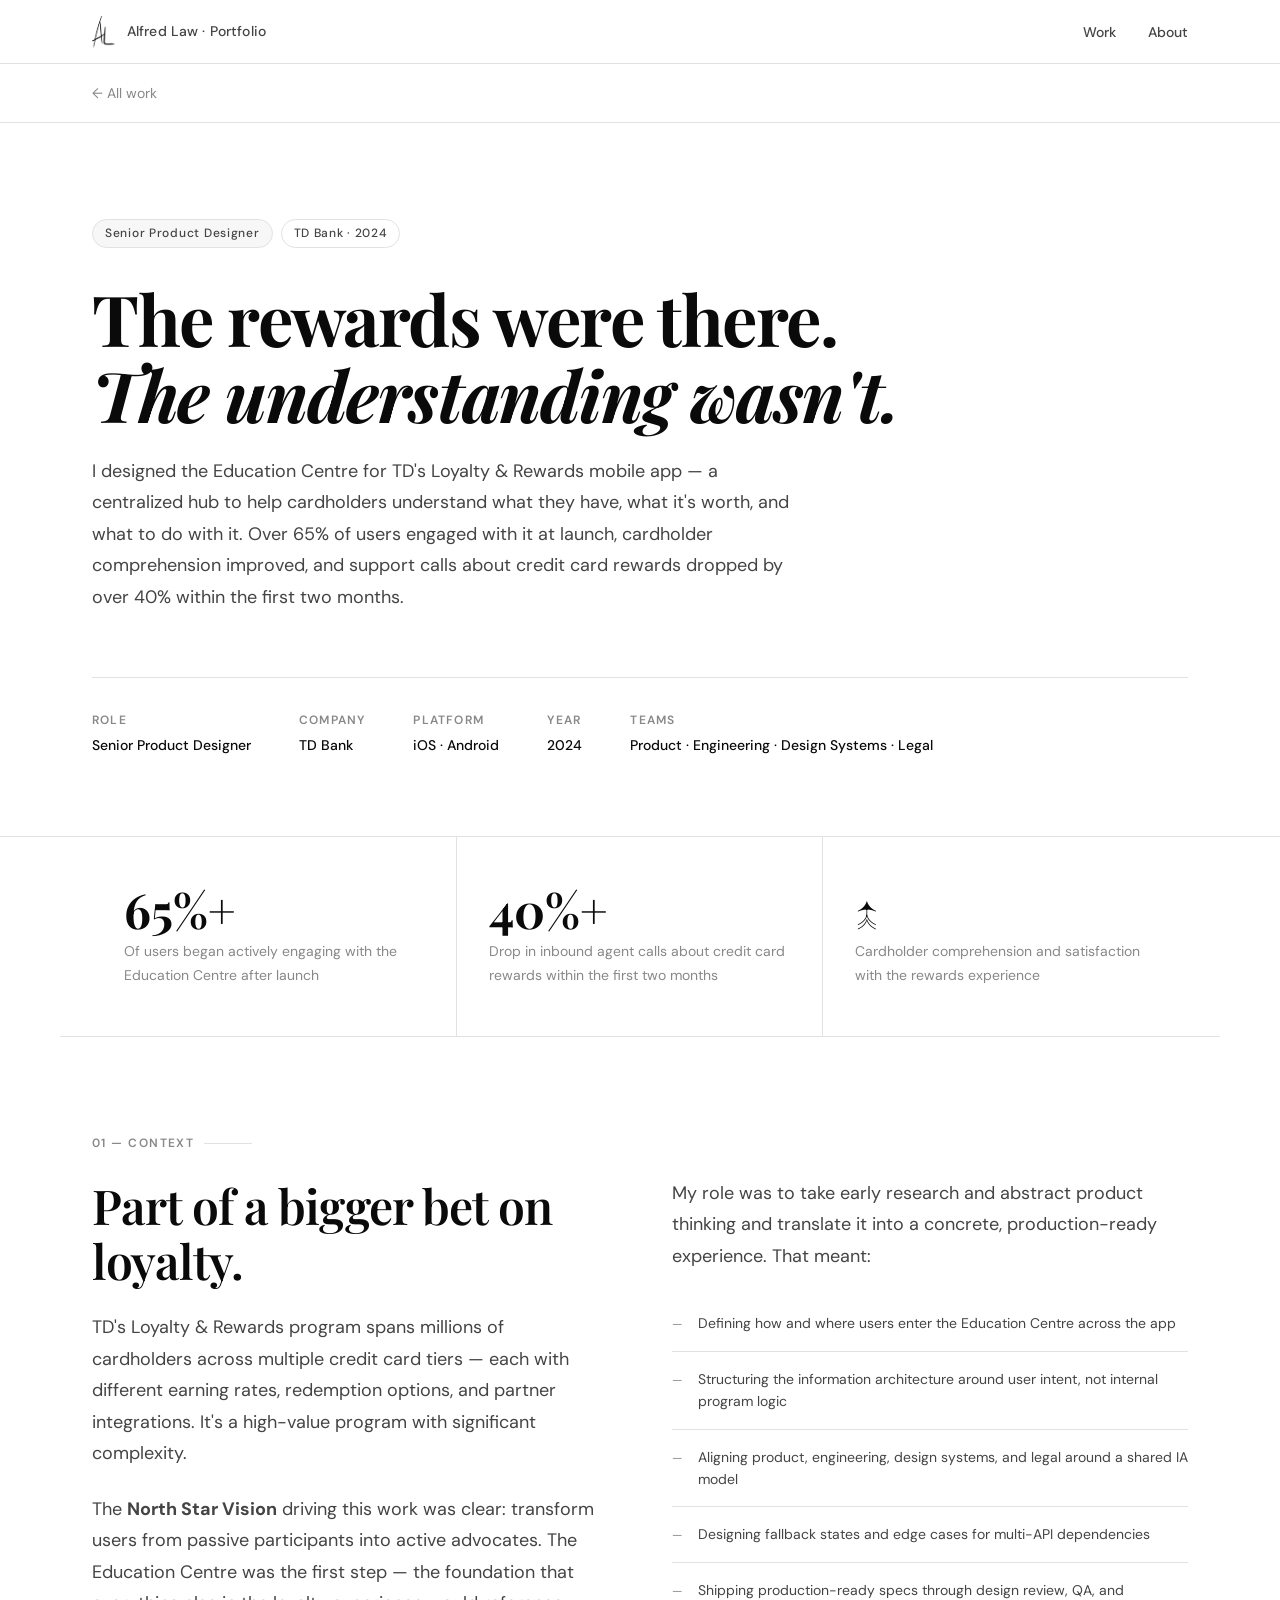
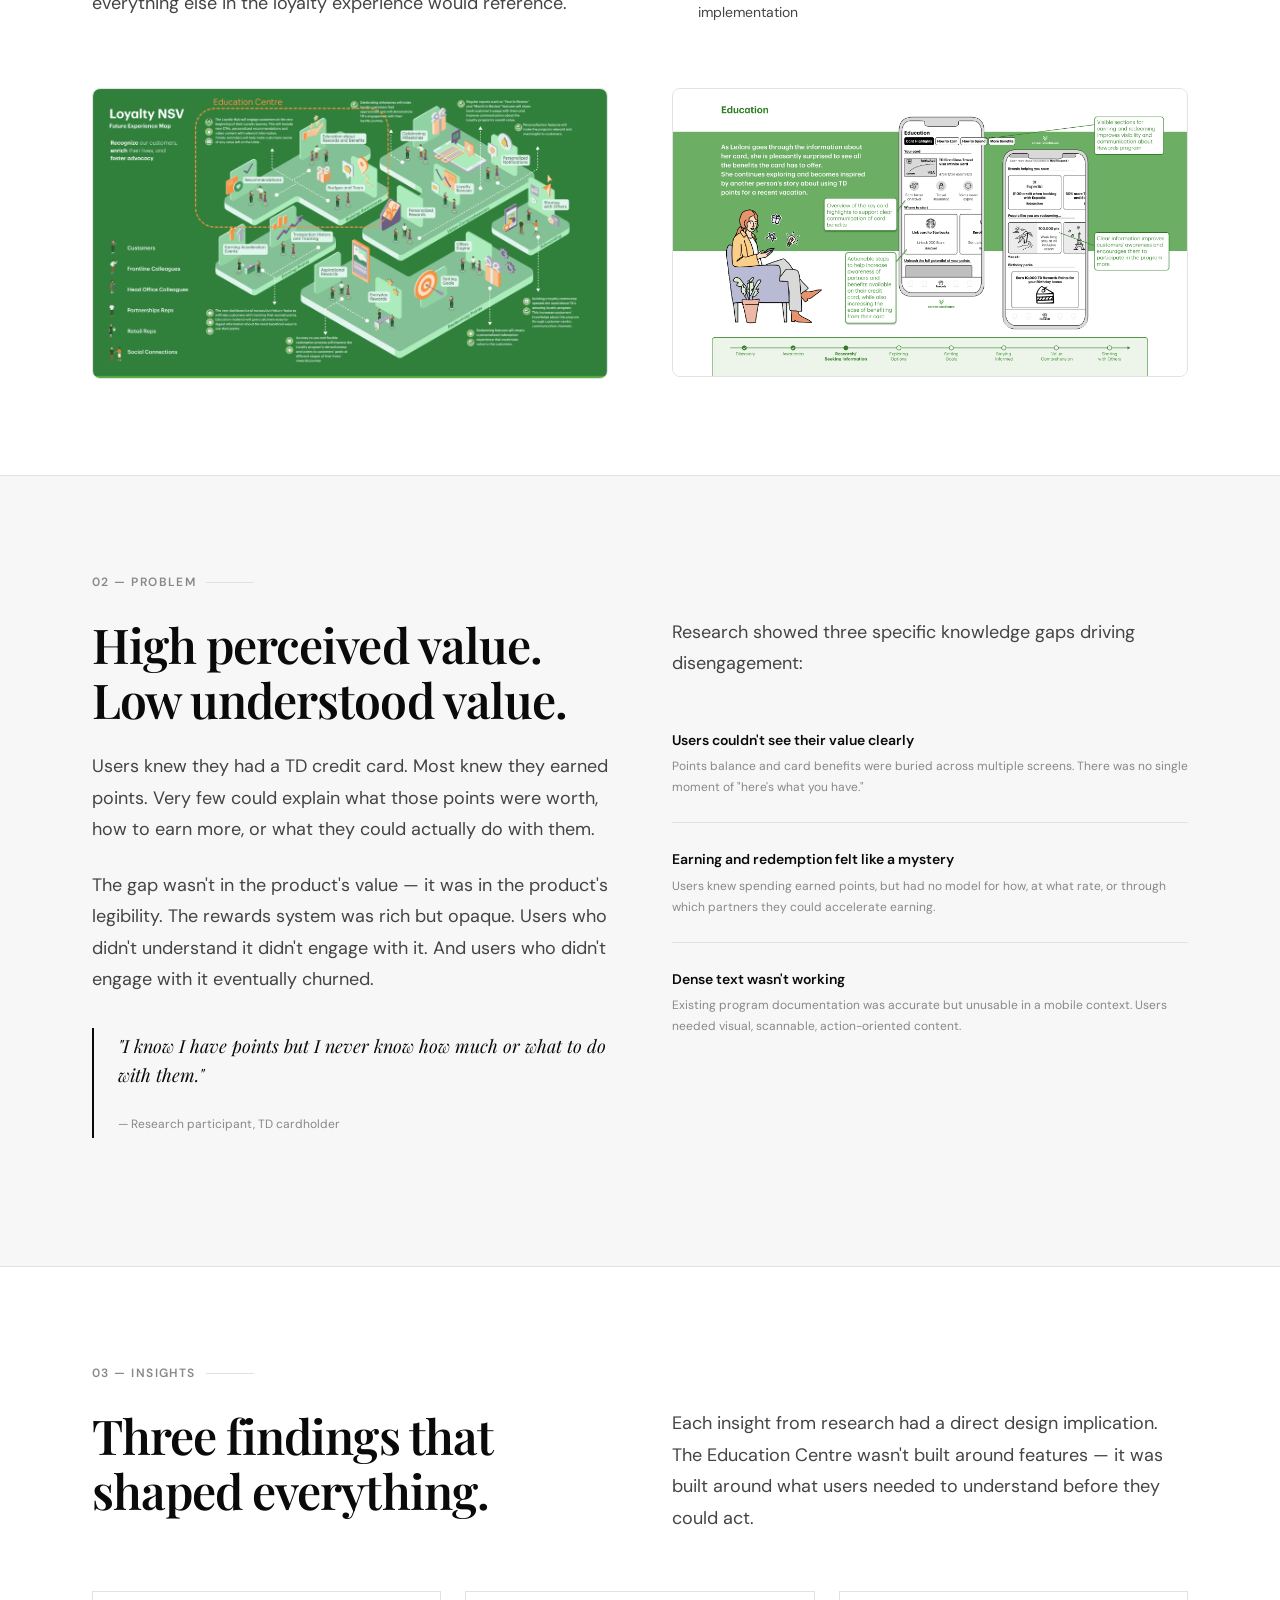
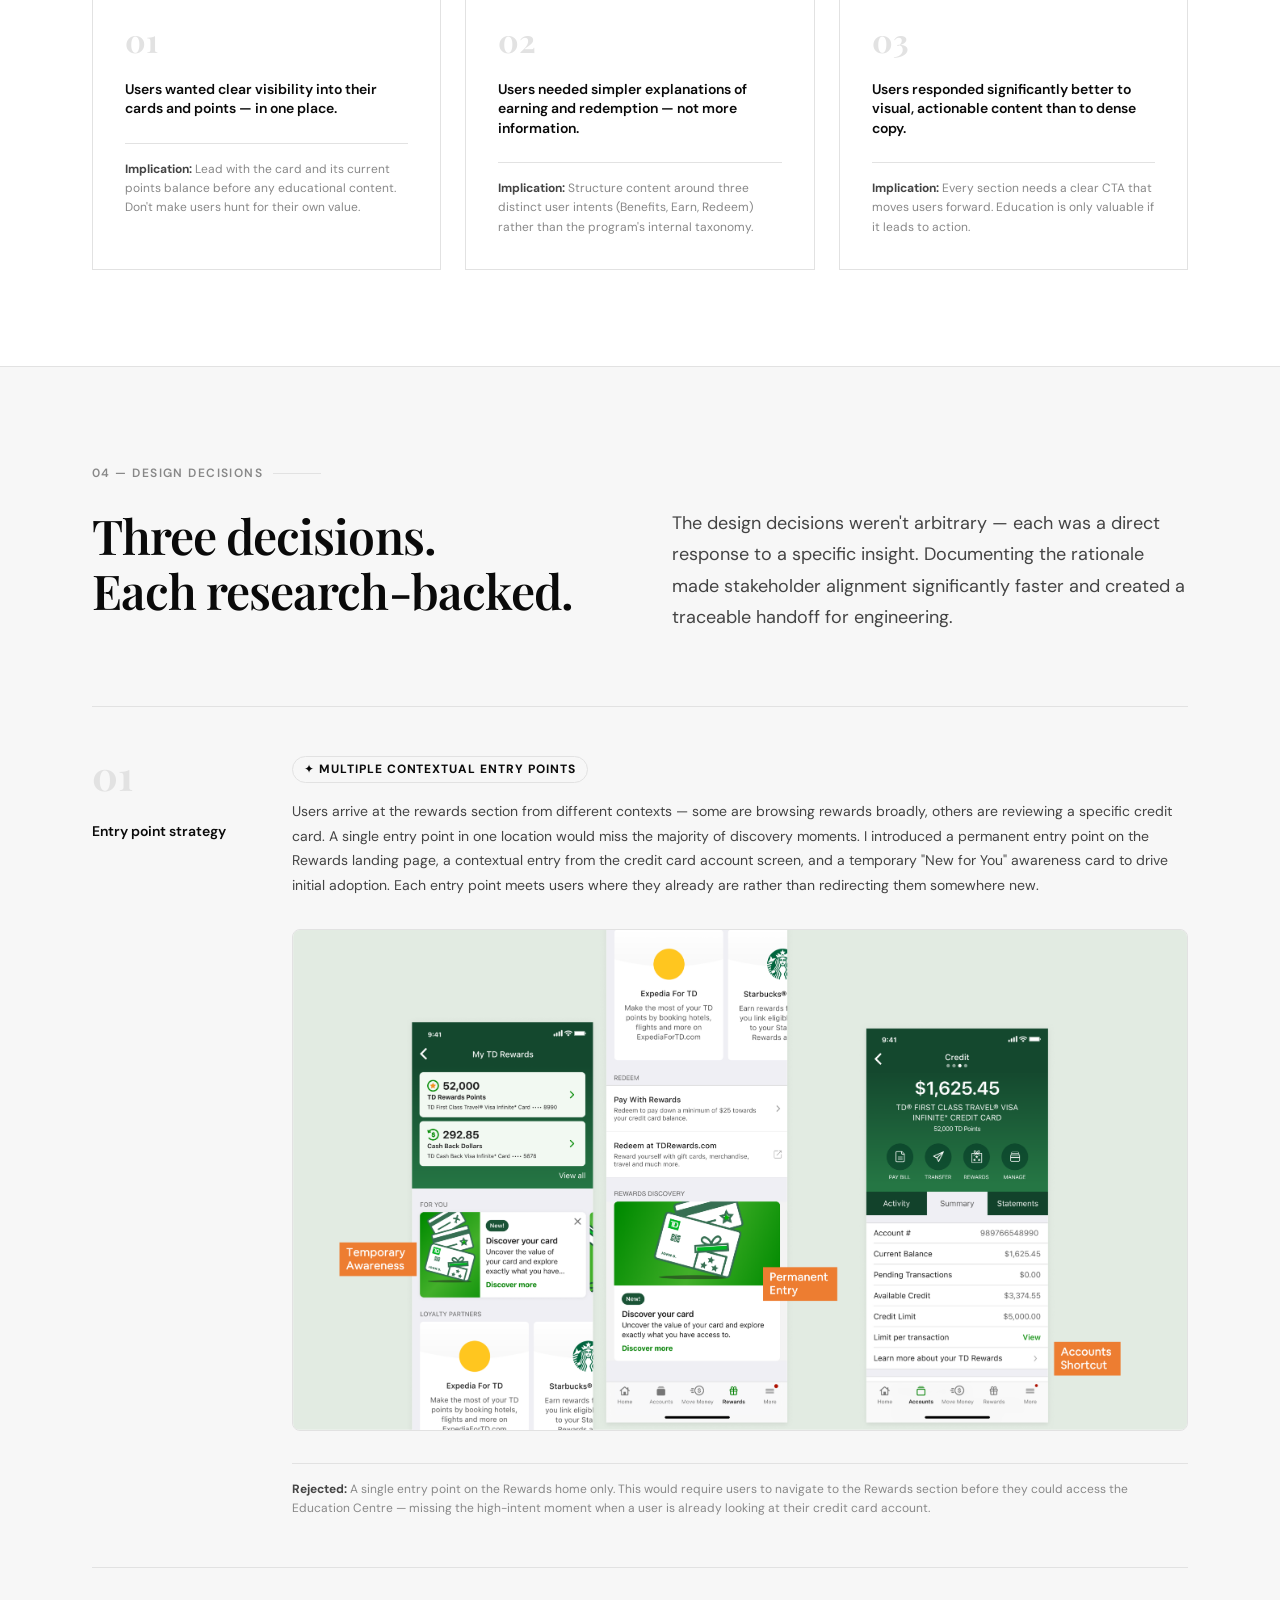
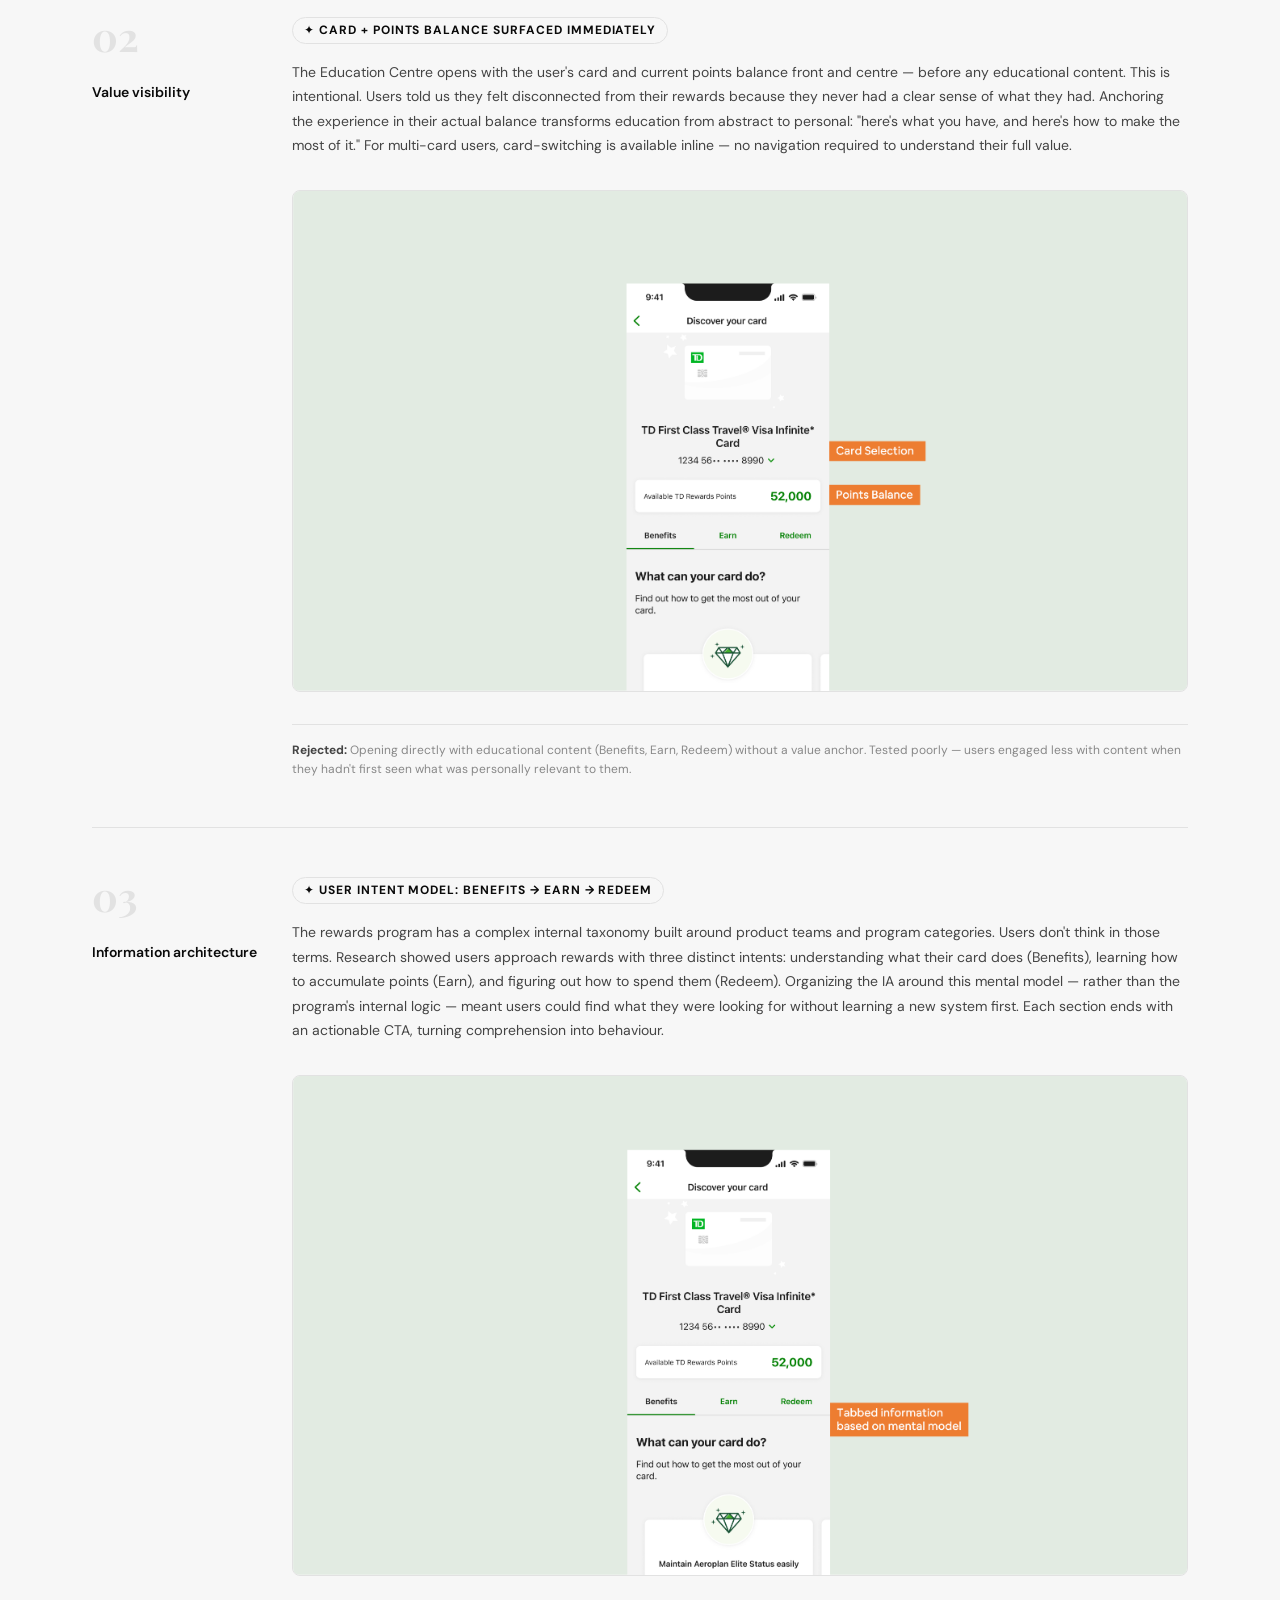
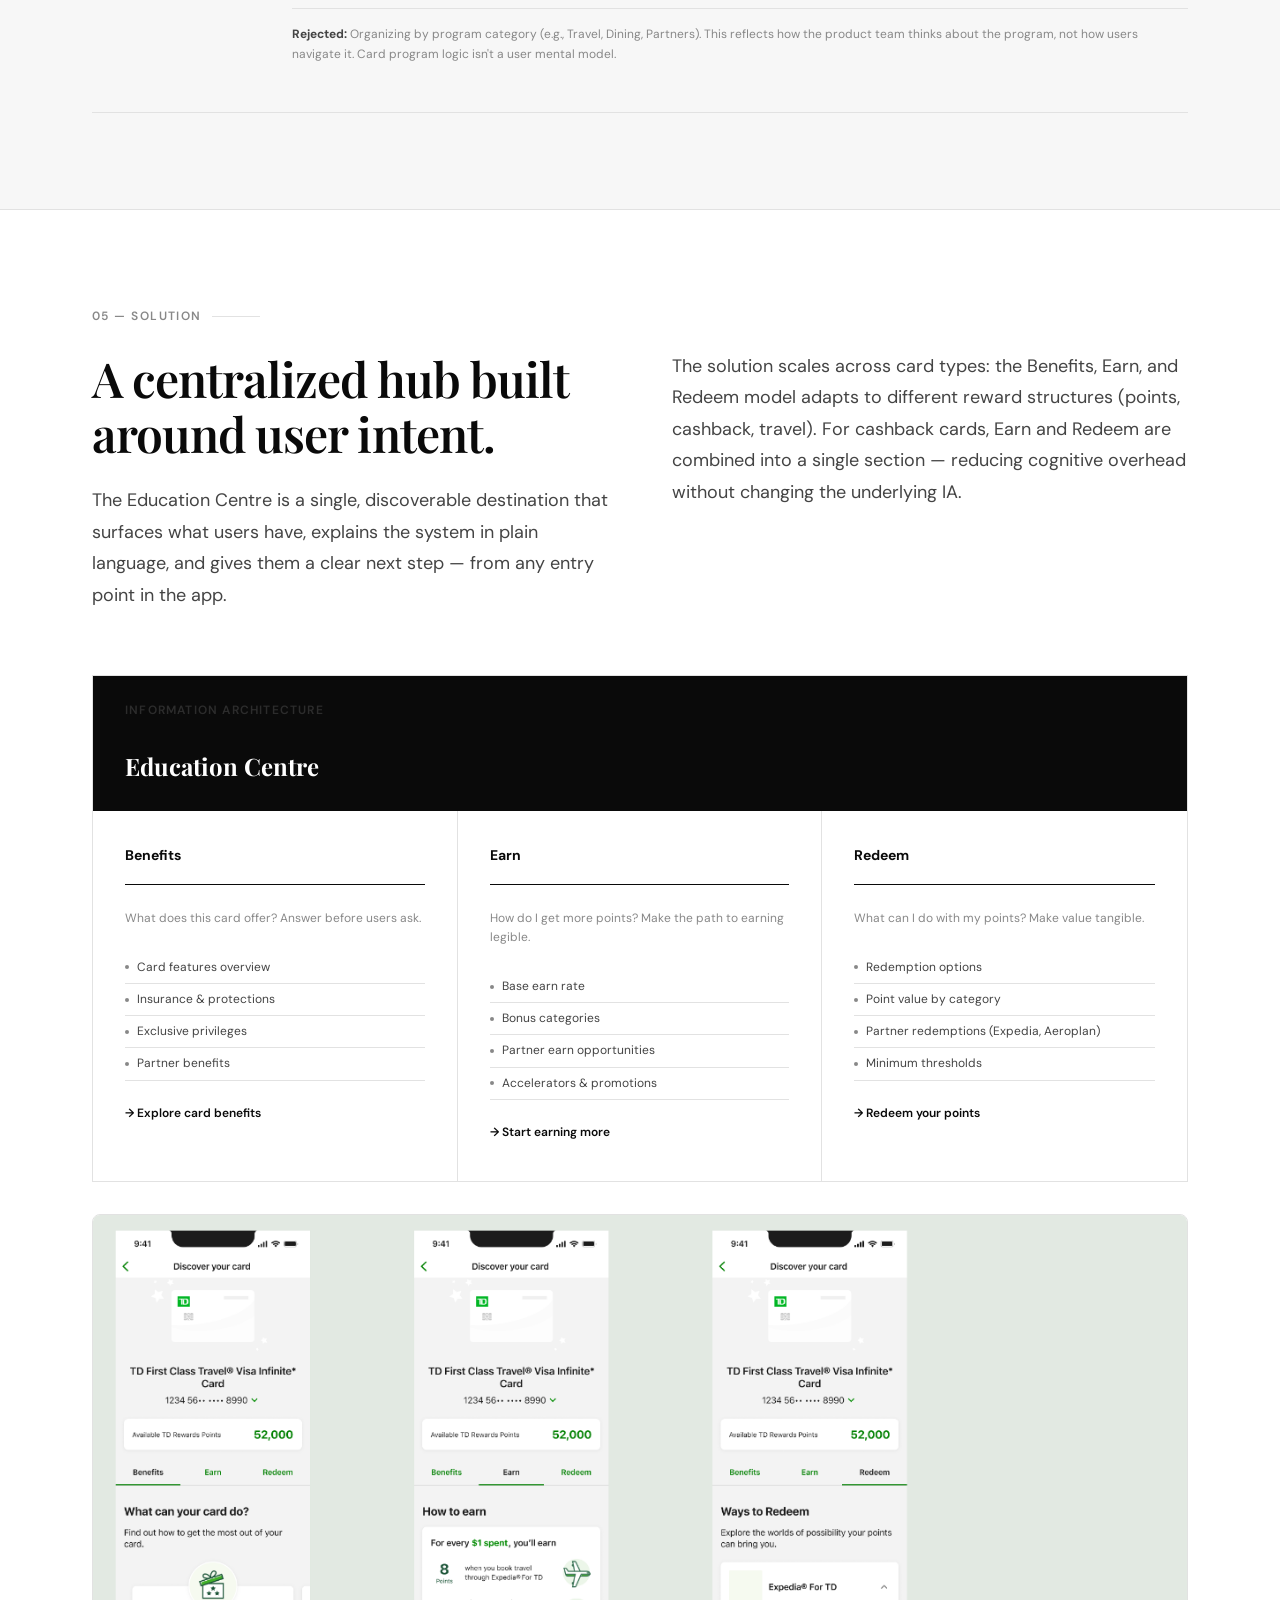
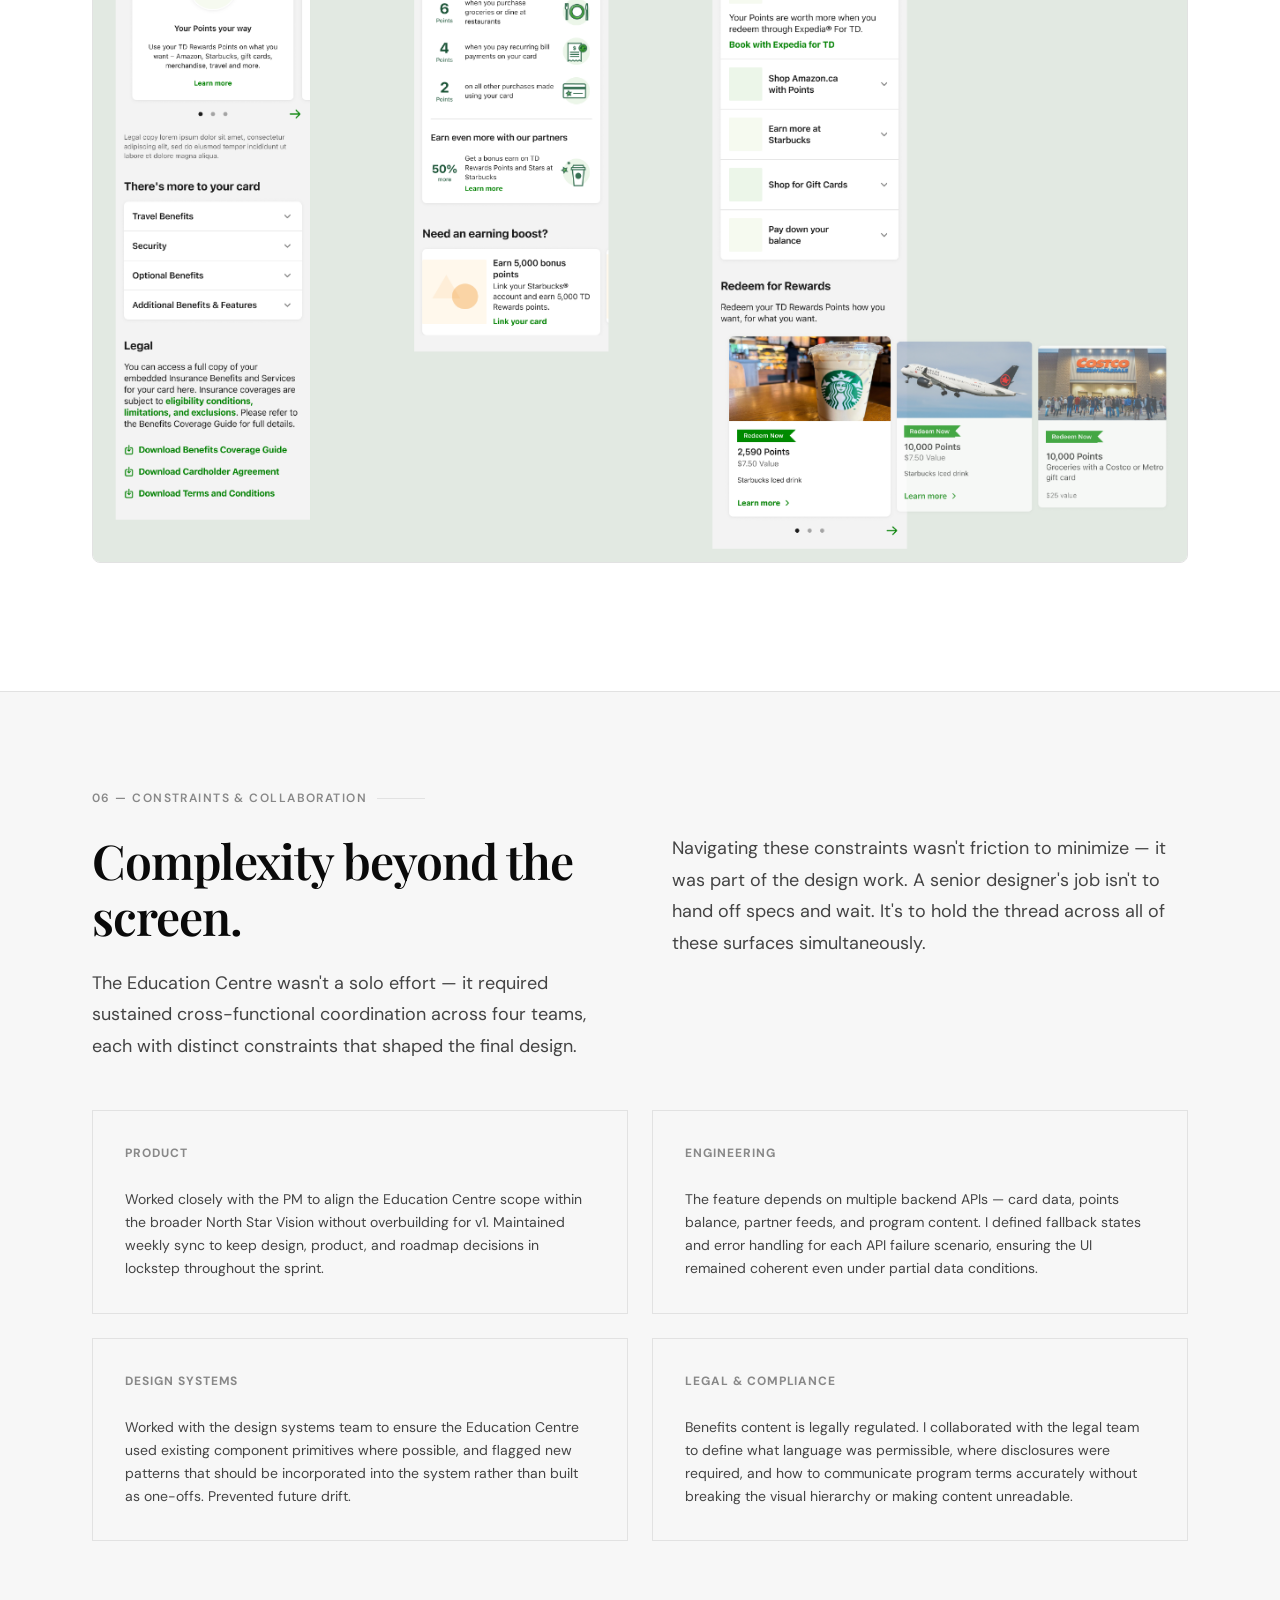
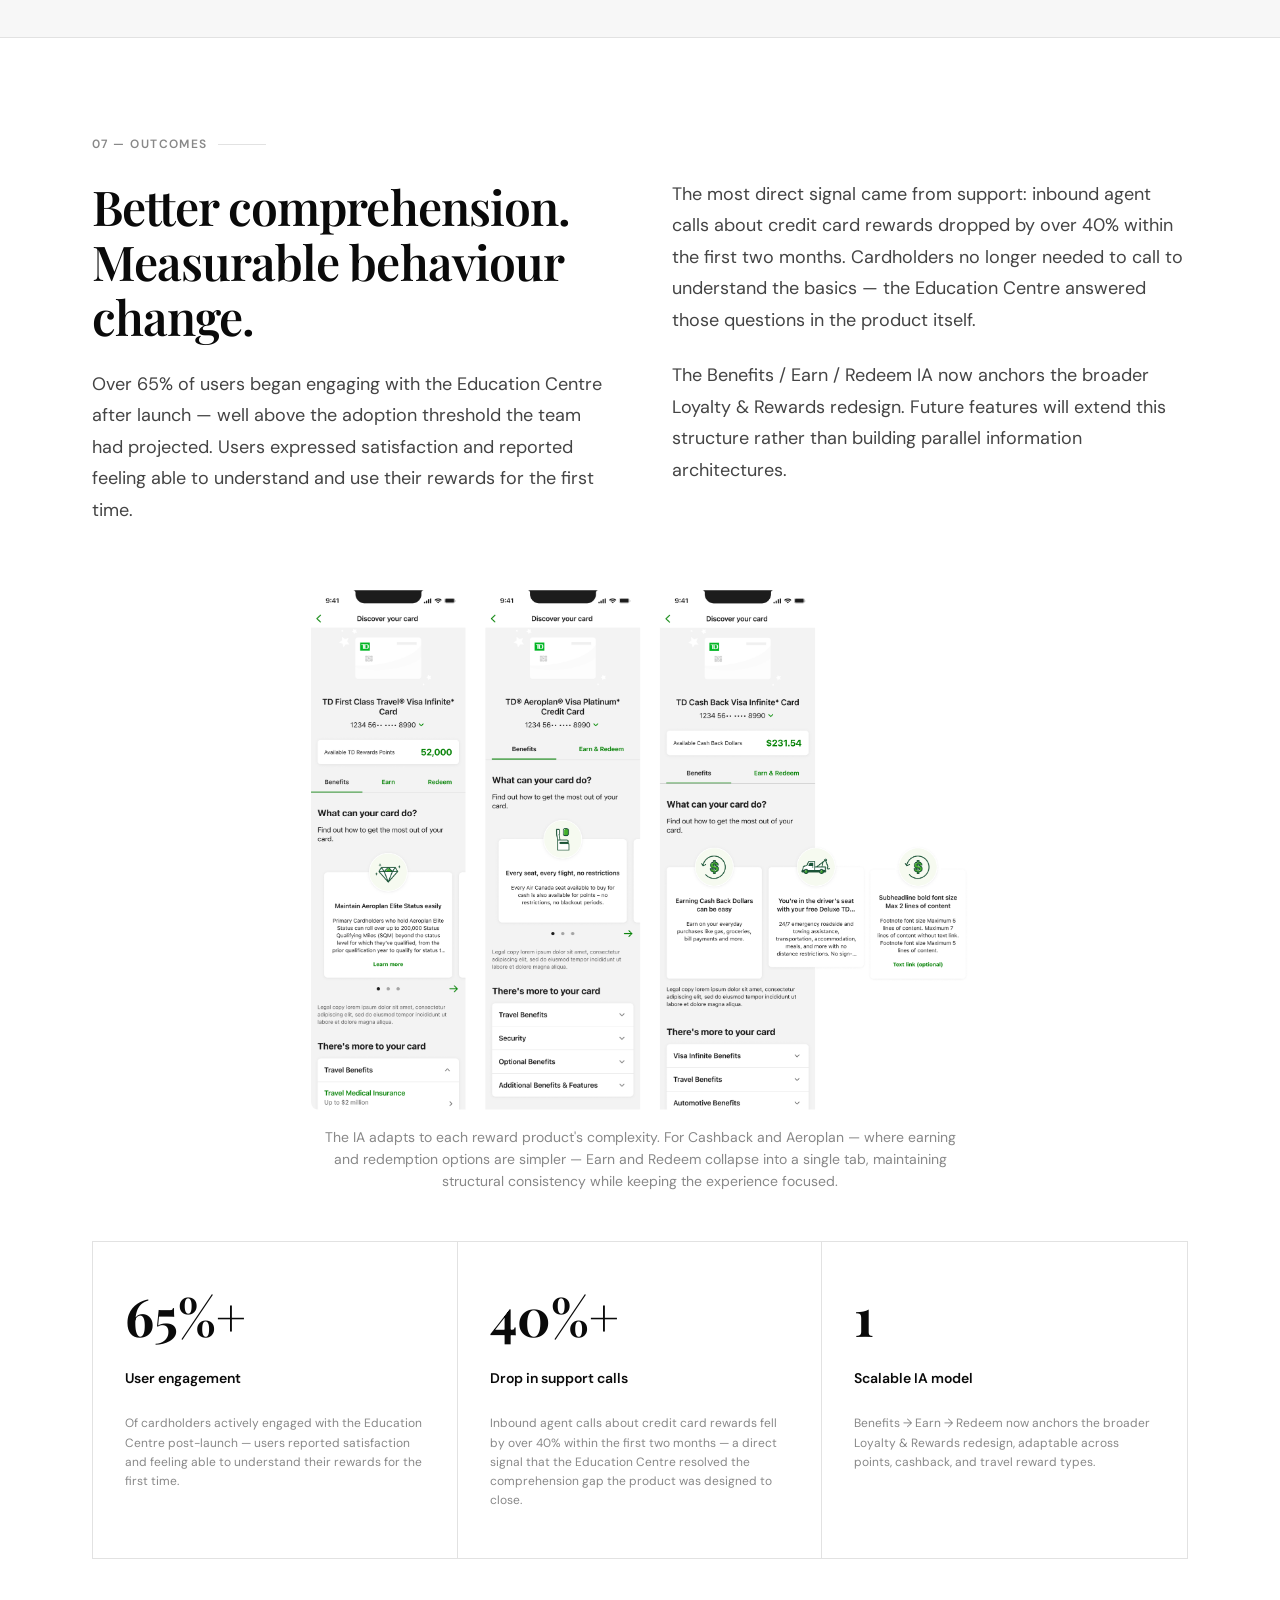
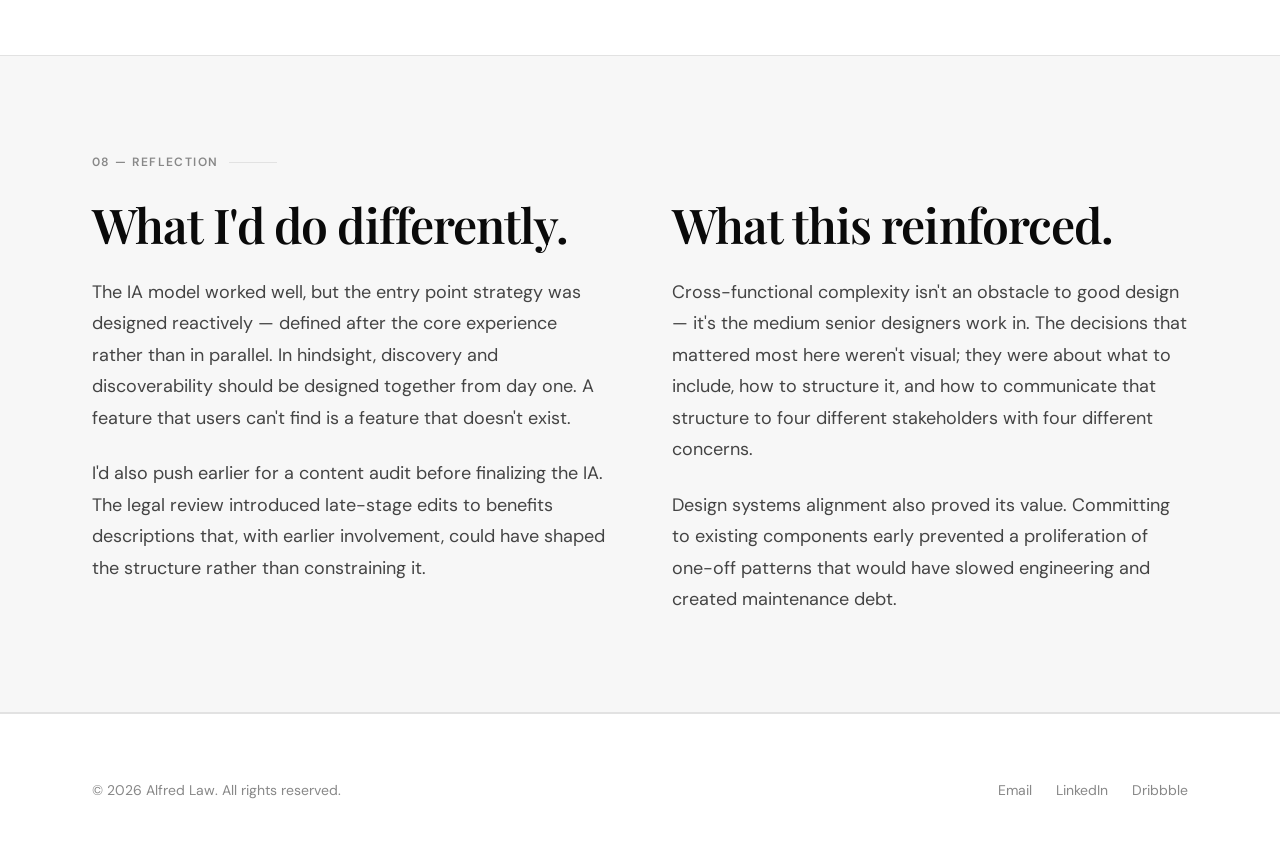
<file: work/td-ec.html>
<!DOCTYPE html>
<html lang="en">
<head>
  <meta charset="UTF-8" />
  <meta name="viewport" content="width=device-width, initial-scale=1.0" />
  <link rel="icon" type="image/webp" href="../assets/images/AL.webp" />
  <title>TD Education Centre — Alfred Law</title>
  <meta name="description" content="TD Loyalty & Rewards Education Centre: turning passive cardholders into informed, active participants. Senior Product Designer case study by Alfred Law." />
  <link rel="stylesheet" href="../style.css" />
  <style>
    /* ── Case nav ── */
    .case-nav { padding: var(--space-2) 0; border-bottom: 1px solid var(--color-border); margin-top: 64px; }
    .case-nav a { font-size: var(--size-sm); color: var(--color-ink-3); display: inline-flex; align-items: center; gap: var(--space-1); transition: color var(--transition); }
    .case-nav a:hover { color: var(--color-ink); }

    /* ── Hero ── */
    .cs-hero { padding: var(--space-12) 0 var(--space-8); border-bottom: 1px solid var(--color-border); }
    .hero-tags { display: flex; gap: var(--space-1); flex-wrap: wrap; margin-bottom: var(--space-4); }
    .hero-tag { font-size: var(--size-xs); font-weight: 500; letter-spacing: .06em; padding: 4px 12px; border-radius: 100px; border: 1px solid var(--color-border); color: var(--color-ink-2); }
    .hero-tag--filled { background: var(--color-surface); }
    .hero-h1 { font-family: var(--font-display); font-size: clamp(2.5rem, 5.5vw, 4.5rem); font-weight: 700; line-height: 1.08; letter-spacing: -.02em; color: var(--color-ink); margin-bottom: var(--space-3); }
    .hero-h1 em { font-style: italic; }
    .hero-lead { font-size: var(--size-md); line-height: 1.75; color: var(--color-ink-2); max-width: 60ch; margin-bottom: var(--space-8); }
    .hero-meta { display: flex; gap: 0; flex-wrap: wrap; border-top: 1px solid var(--color-border); padding-top: var(--space-4); }
    .hero-meta-item { padding-right: var(--space-6); padding-bottom: var(--space-2); }
    .meta-label { font-size: var(--size-xs); font-weight: 600; letter-spacing: .1em; text-transform: uppercase; color: var(--color-ink-3); margin-bottom: 5px; max-width: none; }
    .meta-value { font-size: var(--size-sm); font-weight: 500; color: var(--color-ink); max-width: none; line-height: 1.4; }

    /* ── Stat row ── */
    .stat-row { display: grid; grid-template-columns: repeat(3,1fr); border-bottom: 1px solid var(--color-border); }
    .stat-cell { padding: var(--space-6) var(--space-4); border-right: 1px solid var(--color-border); }
    .stat-cell:last-child { border-right: none; }
    .stat-num { font-family: var(--font-display); font-size: 3rem; font-weight: 700; line-height: 1; color: var(--color-ink); margin-bottom: 6px; }
    .stat-desc { font-size: var(--size-sm); color: var(--color-ink-3); max-width: none; }

    /* ── Sections ── */
    .cs-section { padding: var(--space-12) 0; border-bottom: 1px solid var(--color-border); }
    .cs-section:last-child { border-bottom: none; }
    .cs-section--surface { background: var(--color-surface); }
    .cs-section h2 { margin-bottom: var(--space-3); }
    .cs-section p  { margin-bottom: var(--space-3); }
    .cs-section p:last-child { margin-bottom: 0; }

    .eyebrow { font-size: var(--size-xs); font-weight: 600; letter-spacing: .12em; text-transform: uppercase; color: var(--color-ink-3); display: flex; align-items: center; gap: 10px; margin-bottom: var(--space-4); }
    .eyebrow::after { content: ''; flex: 1; max-width: 48px; height: 1px; background: var(--color-border); }

    /* ── 2-col grid ── */
    .grid-2 { display: grid; grid-template-columns: 1fr 1fr; gap: var(--space-8); align-items: start; }
    .grid-3 { display: grid; grid-template-columns: 1fr 1fr 1fr; gap: var(--space-3); }

    /* ── Blockquote ── */
    blockquote { border-left: 2px solid var(--color-ink); padding: 4px 0 4px var(--space-3); margin: var(--space-4) 0; }
    blockquote p { font-family: var(--font-display); font-size: var(--size-md); font-style: italic; line-height: 1.65; color: var(--color-ink); max-width: none; margin: 0; }
    blockquote cite { display: block; margin-top: 8px; font-size: var(--size-xs); color: var(--color-ink-3); font-style: normal; }

    /* ── Insight cards ── */
    .insight-grid { display: grid; grid-template-columns: repeat(3,1fr); gap: var(--space-3); margin-top: var(--space-6); }
    .insight-card { border: 1px solid var(--color-border); padding: var(--space-4); }
    .insight-num { font-family: var(--font-display); font-size: 2rem; font-weight: 700; color: var(--color-border); line-height: 1; margin-bottom: var(--space-2); }
    .insight-finding { font-size: var(--size-sm); font-weight: 600; color: var(--color-ink); margin-bottom: var(--space-2); line-height: 1.4; max-width: none; }
    .insight-implication { font-size: var(--size-xs); color: var(--color-ink-3); line-height: 1.6; max-width: none; padding-top: var(--space-2); border-top: 1px solid var(--color-border); }
    .insight-implication strong { color: var(--color-ink-2); }

    /* ── Decisions ── */
    .decision { display: grid; grid-template-columns: 200px 1fr; gap: 0; border-top: 1px solid var(--color-border); padding: var(--space-6) 0; }
    .decision:last-child { border-bottom: 1px solid var(--color-border); }
    .d-num { font-family: var(--font-display); font-size: 2.5rem; font-weight: 700; color: var(--color-border); line-height: 1; margin-bottom: 6px; }
    .d-title { font-size: var(--size-sm); font-weight: 600; color: var(--color-ink); padding-right: var(--space-4); }
    .d-chosen { display: inline-flex; align-items: center; gap: 5px; font-size: var(--size-xs); font-weight: 700; letter-spacing: .08em; text-transform: uppercase; color: var(--color-ink); background: var(--color-surface); border: 1px solid var(--color-border); padding: 3px 11px; border-radius: 100px; margin-bottom: var(--space-2); }
    .d-rationale { font-size: var(--size-sm); color: var(--color-ink-2); line-height: 1.75; max-width: none; margin-bottom: 0; }
    .d-rejected { margin-top: var(--space-2); padding-top: var(--space-2); border-top: 1px solid var(--color-border); font-size: var(--size-xs); color: var(--color-ink-3); line-height: 1.6; max-width: none; }
    .d-rejected strong { color: var(--color-ink-2); }

    /* ── IA diagram ── */
    .ia-diagram { border: 1px solid var(--color-border); margin-top: var(--space-6); overflow: hidden; }
    .ia-header { background: var(--color-ink); color: var(--color-bg); padding: var(--space-3) var(--space-4); }
    .ia-header-label { font-size: var(--size-xs); font-weight: 600; letter-spacing: .1em; text-transform: uppercase; opacity: .6; margin-bottom: 4px; max-width: none; }
    .ia-header-title { font-family: var(--font-display); font-size: var(--size-lg); font-weight: 700; color: var(--color-bg); max-width: none; margin: 0; }
    .ia-columns { display: grid; grid-template-columns: 1fr 1fr 1fr; }
    .ia-col { padding: var(--space-4); border-right: 1px solid var(--color-border); }
    .ia-col:last-child { border-right: none; }
    .ia-col-title { font-size: var(--size-sm); font-weight: 700; color: var(--color-ink); margin-bottom: var(--space-2); padding-bottom: var(--space-2); border-bottom: 1.5px solid var(--color-ink); max-width: none; }
    .ia-col-desc { font-size: var(--size-xs); color: var(--color-ink-3); line-height: 1.6; margin-bottom: var(--space-3); max-width: none; }
    .ia-item { font-size: var(--size-xs); color: var(--color-ink-2); padding: 6px 0; border-bottom: 1px solid var(--color-border); display: flex; align-items: center; gap: 8px; max-width: none; }
    .ia-item:last-child { border-bottom: none; }
    .ia-item::before { content: ''; width: 4px; height: 4px; border-radius: 50%; background: var(--color-ink-3); flex-shrink: 0; }
    .ia-cta { margin-top: var(--space-2); font-size: var(--size-xs); font-weight: 600; color: var(--color-ink); padding: 6px 0; max-width: none; }

    /* ── Phone screens ── */
    .screens-grid { display: grid; grid-template-columns: repeat(3,1fr); gap: var(--space-3); margin-top: var(--space-6); }
    .screen-card { border: 1px solid var(--color-border); overflow: hidden; }
    .screen-thumb { aspect-ratio: 9/17; background: var(--color-surface); display: flex; align-items: center; justify-content: center; border-bottom: 1px solid var(--color-border); position: relative; overflow: hidden; }
    .screen-badge { position: absolute; bottom: 9px; left: 9px; font-size: 9px; font-weight: 700; letter-spacing: .06em; text-transform: uppercase; color: var(--color-ink); background: var(--color-bg); border: 1px solid var(--color-border); padding: 2px 8px; border-radius: 100px; }
    .screen-info { padding: 14px 16px; }
    .screen-name { font-size: var(--size-sm); font-weight: 600; color: var(--color-ink); margin-bottom: 3px; }
    .screen-desc { font-size: 11px; color: var(--color-ink-3); line-height: 1.5; }

    /* Phone mockup elements */
    .mp { width: 68%; background: #fff; border: 1px solid #E2E2E2; border-radius: 10px; overflow: hidden; box-shadow: 0 3px 14px rgba(0,0,0,.06); }
    .mp-sb { height: 10px; background: #fff; border-bottom: 1px solid #F0F0F0; display: flex; align-items: center; justify-content: flex-end; padding: 0 6px; gap: 3px; }
    .mp-sb-dot { width: 4px; height: 4px; border-radius: 50%; background: #E2E2E2; }
    .mp-nav { background: #fff; border-bottom: 1px solid #F0F0F0; padding: 5px 7px; display: flex; align-items: center; justify-content: space-between; }
    .mp-logo { font-family: 'Playfair Display', serif; font-size: 8px; font-weight: 700; color: #0A0A0A; }
    .mp-tabs { background: #fff; border-top: 1px solid #F0F0F0; display: flex; padding: 5px 0 6px; }
    .mp-tab { flex: 1; display: flex; flex-direction: column; align-items: center; gap: 2px; }
    .mp-ti { width: 9px; height: 9px; border-radius: 1px; background: #F0F0F0; }
    .mp-ti.on { background: #0A0A0A; }
    .mp-tl { font-size: 4px; color: #888; }
    .mp-tl.on { color: #0A0A0A; font-weight: 700; }
    .mp-section-hdr { padding: 5px 7px; border-bottom: 1px solid #F0F0F0; }
    .mp-section-title { font-size: 7px; font-weight: 700; color: #0A0A0A; }
    .mp-card-block { margin: 6px; border: 1px solid #E2E2E2; border-radius: 3px; padding: 5px 6px; background: #fff; }
    .mp-card-label { font-size: 5px; font-weight: 700; letter-spacing: .08em; text-transform: uppercase; color: #888; margin-bottom: 3px; }
    .mp-card-name { font-family: 'Playfair Display', serif; font-size: 7px; font-weight: 700; color: #0A0A0A; margin-bottom: 1px; }
    .mp-card-pts { font-size: 6px; color: #444; }
    .mp-row-items { padding: 4px 6px; display: flex; flex-direction: column; gap: 2px; }
    .mp-row-item { display: flex; align-items: center; justify-content: space-between; padding: 4px 0; border-bottom: 1px solid #F0F0F0; }
    .mp-row-item:last-child { border-bottom: none; }
    .mp-row-label { font-size: 6px; font-weight: 600; color: #0A0A0A; display: flex; align-items: center; gap: 4px; }
    .mp-row-icon { width: 8px; height: 8px; background: #F0F0F0; border-radius: 2px; }
    .mp-row-arrow { font-size: 7px; color: #888; }
    .mp-promo { background: #F7F7F7; border: 1px solid #E2E2E2; border-radius: 3px; margin: 6px; padding: 5px 6px; display: flex; align-items: center; justify-content: space-between; }
    .mp-promo-label { font-size: 5px; font-weight: 700; letter-spacing: .08em; text-transform: uppercase; color: #888; margin-bottom: 2px; }
    .mp-promo-title { font-size: 6px; font-weight: 600; color: #0A0A0A; }
    .mp-promo-cta { font-size: 5px; font-weight: 700; color: #0A0A0A; background: #fff; border: 1px solid #E2E2E2; border-radius: 100px; padding: 2px 6px; white-space: nowrap; }
    .mp-header { background: #fff; border-bottom: 1px solid #F0F0F0; padding: 5px 7px; display: flex; align-items: center; gap: 5px; }
    .mp-back { width: 8px; height: 8px; border-radius: 50%; background: #F0F0F0; flex-shrink: 0; }
    .mp-header-title { font-size: 7px; font-weight: 600; color: #0A0A0A; }
    .mp-detail-card { background: #0A0A0A; margin: 6px; border-radius: 3px; padding: 7px 8px; }
    .mp-dc-label { font-size: 4px; font-weight: 700; letter-spacing: .1em; text-transform: uppercase; color: rgba(255,255,255,.5); margin-bottom: 3px; }
    .mp-dc-name { font-family: 'Playfair Display', serif; font-size: 7px; font-weight: 700; color: #fff; margin-bottom: 5px; }
    .mp-dc-pts { font-size: 10px; font-weight: 700; color: #fff; font-family: 'Playfair Display', serif; display: block; margin-bottom: 1px; }
    .mp-dc-pts-label { font-size: 4px; color: rgba(255,255,255,.6); text-transform: uppercase; letter-spacing: .06em; }
    .mp-nav-pills { display: flex; gap: 3px; padding: 5px 6px; border-bottom: 1px solid #F0F0F0; }
    .mp-pill { font-size: 5px; padding: 2px 7px; border-radius: 100px; border: 1px solid #E2E2E2; color: #888; background: #fff; }
    .mp-pill.on { background: #0A0A0A; color: #fff; border-color: #0A0A0A; }
    .mp-list { padding: 4px 6px; }
    .mp-list-item { display: flex; align-items: flex-start; gap: 4px; padding: 4px 0; border-bottom: 1px solid #F0F0F0; }
    .mp-list-item:last-child { border-bottom: none; }
    .mp-list-icon { width: 12px; height: 12px; background: #F7F7F7; border: 1px solid #E2E2E2; border-radius: 2px; flex-shrink: 0; margin-top: 1px; }
    .mp-list-body { flex: 1; }
    .mp-list-title { font-size: 6px; font-weight: 600; color: #0A0A0A; margin-bottom: 1px; }
    .mp-list-desc { font-size: 5px; color: #888; line-height: 1.4; }
    .mp-cta-bar { padding: 5px 6px; background: #fff; border-top: 1px solid #F0F0F0; }
    .mp-cta-btn { background: #0A0A0A; color: #fff; border-radius: 100px; padding: 4px 0; font-size: 6px; font-weight: 700; text-align: center; }

    /* ── Role responsibilities list ── */
    .role-list { list-style: none; margin-top: var(--space-3); }
    .role-list li { font-size: var(--size-sm); color: var(--color-ink-2); line-height: 1.6; padding: var(--space-2) 0; border-bottom: 1px solid var(--color-border); display: flex; align-items: baseline; gap: var(--space-2); }
    .role-list li:last-child { border-bottom: none; }
    .role-list li::before { content: '—'; color: var(--color-ink-3); flex-shrink: 0; font-size: var(--size-xs); }

    /* ── Collaboration grid ── */
    .collab-grid { display: grid; grid-template-columns: 1fr 1fr; gap: var(--space-3); margin-top: var(--space-4); }
    .collab-card { border: 1px solid var(--color-border); padding: var(--space-4); }
    .collab-team { font-size: var(--size-xs); font-weight: 700; letter-spacing: .08em; text-transform: uppercase; color: var(--color-ink-3); margin-bottom: var(--space-2); max-width: none; }
    .collab-body { font-size: var(--size-sm); color: var(--color-ink-2); line-height: 1.65; max-width: none; }

    /* ── Outcomes ── */
    .outcomes-grid { display: grid; grid-template-columns: repeat(3,1fr); border: 1px solid var(--color-border); margin-top: var(--space-4); }
    .outcome-cell { padding: var(--space-6) var(--space-4); border-right: 1px solid var(--color-border); }
    .outcome-cell:last-child { border-right: none; }
    .outcome-num { font-family: var(--font-display); font-size: 3.25rem; font-weight: 700; line-height: 1; color: var(--color-ink); margin-bottom: 6px; }
    .outcome-num sup { font-size: 1.5rem; }
    .outcome-label { font-size: var(--size-sm); font-weight: 600; color: var(--color-ink); margin-bottom: 6px; max-width: none; }
    .outcome-detail { font-size: var(--size-xs); color: var(--color-ink-3); line-height: 1.6; max-width: none; }

    /* ── Responsive ── */
    @media (max-width: 900px) {
      .grid-2 { grid-template-columns: 1fr; gap: var(--space-6); }
      .grid-3 { grid-template-columns: 1fr; }
      .insight-grid { grid-template-columns: 1fr; }
      .stat-row { grid-template-columns: 1fr; }
      .stat-cell { border-right: none; border-bottom: 1px solid var(--color-border); }
      .stat-cell:last-child { border-bottom: none; }
      .decision { grid-template-columns: 1fr; }
      .d-title { padding-right: 0; margin-bottom: var(--space-2); }
      .ia-columns { grid-template-columns: 1fr; }
      .ia-col { border-right: none; border-bottom: 1px solid var(--color-border); }
      .ia-col:last-child { border-bottom: none; }
      .screens-grid { grid-template-columns: 1fr 1fr; }
      .collab-grid { grid-template-columns: 1fr; }
      .outcomes-grid { grid-template-columns: 1fr; }
      .outcome-cell { border-right: none; border-bottom: 1px solid var(--color-border); }
      .outcome-cell:last-child { border-bottom: none; }
    }
    @media (max-width: 600px) {
      .screens-grid { grid-template-columns: 1fr; }
      .insight-grid { grid-template-columns: 1fr; }
    }
  </style>
</head>
<body>

  <!-- NAV -->
  <nav class="nav" role="navigation" aria-label="Main">
    <div class="nav__inner">
      <a href="../index.html" class="nav__logo" aria-label="Alfred Law — home" style="display:flex;align-items:center;gap:12px;">
        <img src="../assets/images/AL.webp" alt="AL" />
        <span style="font-size:var(--size-sm);font-weight:500;color:var(--color-ink-2);letter-spacing:0.01em;">Alfred Law · Portfolio</span>
      </a>
      <ul class="nav__links" id="nav-links" role="list">
        <li><a href="/">Work</a></li>
        <li><a href="../about.html">About</a></li>
      </ul>
      <button class="nav__hamburger" aria-label="Toggle menu" aria-expanded="false" aria-controls="nav-links">
        <span></span><span></span><span></span>
      </button>
    </div>
  </nav>

  <!-- BREADCRUMB -->
  <div class="case-nav">
    <div class="container">
      <a href="/">← All work</a>
    </div>
  </div>

  <!-- HERO -->
  <section class="cs-hero">
    <div class="container">
      <div class="hero-tags">
        <span class="hero-tag hero-tag--filled">Senior Product Designer</span>
        <span class="hero-tag">TD Bank · 2024</span>
      </div>
      <h1 class="hero-h1 fade-up">The rewards were there.<br><em>The understanding wasn't.</em></h1>
      <p class="hero-lead fade-up">I designed the Education Centre for TD's Loyalty &amp; Rewards mobile app — a centralized hub to help cardholders understand what they have, what it's worth, and what to do with it. Over 65% of users engaged with it at launch, cardholder comprehension improved, and support calls about credit card rewards dropped by over 40% within the first two months.</p>
      <div class="hero-meta fade-up">
        <div class="hero-meta-item">
          <p class="meta-label">Role</p>
          <p class="meta-value">Senior Product Designer</p>
        </div>
        <div class="hero-meta-item">
          <p class="meta-label">Company</p>
          <p class="meta-value">TD Bank</p>
        </div>
        <div class="hero-meta-item">
          <p class="meta-label">Platform</p>
          <p class="meta-value">iOS · Android</p>
        </div>
        <div class="hero-meta-item">
          <p class="meta-label">Year</p>
          <p class="meta-value">2024</p>
        </div>
        <div class="hero-meta-item">
          <p class="meta-label">Teams</p>
          <p class="meta-value">Product · Engineering · Design Systems · Legal</p>
        </div>
      </div>
    </div>
  </section>

  <!-- STATS -->
  <div>
    <div class="container" style="padding-left:0;padding-right:0;max-width:100%;">
      <div class="stat-row" style="max-width:var(--max-width);margin:0 auto;padding:0 var(--space-4);">
        <div class="stat-cell">
          <p class="stat-num">65%+</p>
          <p class="stat-desc">Of users began actively engaging with the Education Centre after launch</p>
        </div>
        <div class="stat-cell">
          <p class="stat-num">40%+</p>
          <p class="stat-desc">Drop in inbound agent calls about credit card rewards within the first two months</p>
        </div>
        <div class="stat-cell">
          <p class="stat-num">↑</p>
          <p class="stat-desc">Cardholder comprehension and satisfaction with the rewards experience</p>
        </div>
      </div>
    </div>
  </div>

  <!-- CONTEXT -->
  <section class="cs-section">
    <div class="container">
      <p class="eyebrow">01 — Context</p>
      <div class="grid-2">
        <div>
          <h2>Part of a bigger bet on loyalty.</h2>
          <p>TD's Loyalty &amp; Rewards program spans millions of cardholders across multiple credit card tiers — each with different earning rates, redemption options, and partner integrations. It's a high-value program with significant complexity.</p>
          <p>The <strong>North Star Vision</strong> driving this work was clear: transform users from passive participants into active advocates. The Education Centre was the first step — the foundation that everything else in the loyalty experience would reference.</p>
        </div>
        <div>
          <p>My role was to take early research and abstract product thinking and translate it into a concrete, production-ready experience. That meant:</p>
          <ul class="role-list">
            <li>Defining how and where users enter the Education Centre across the app</li>
            <li>Structuring the information architecture around user intent, not internal program logic</li>
            <li>Aligning product, engineering, design systems, and legal around a shared IA model</li>
            <li>Designing fallback states and edge cases for multi-API dependencies</li>
            <li>Shipping production-ready specs through design review, QA, and implementation</li>
          </ul>
        </div>
      </div>
      <div class="grid-2" style="margin-top:var(--space-6);">
        <img src="../assets/images/td-EC-concept1.png" alt="TD Education Centre concept 1" class="case-image" style="margin:0;" />
        <img src="../assets/images/td-EC-concept2.png" alt="TD Education Centre concept 2" class="case-image" style="margin:0;" />
      </div>
    </div>
  </section>

  <!-- PROBLEM -->
  <section class="cs-section cs-section--surface">
    <div class="container">
      <p class="eyebrow">02 — Problem</p>
      <div class="grid-2">
        <div>
          <h2>High perceived value. Low understood value.</h2>
          <p>Users knew they had a TD credit card. Most knew they earned points. Very few could explain what those points were worth, how to earn more, or what they could actually do with them.</p>
          <p>The gap wasn't in the product's value — it was in the product's legibility. The rewards system was rich but opaque. Users who didn't understand it didn't engage with it. And users who didn't engage with it eventually churned.</p>
          <blockquote>
            <p>"I know I have points but I never know how much or what to do with them."</p>
            <cite>— Research participant, TD cardholder</cite>
          </blockquote>
        </div>
        <div>
          <p>Research showed three specific knowledge gaps driving disengagement:</p>
          <div style="margin-top:var(--space-3);">
            <div style="padding:var(--space-3) 0;border-bottom:1px solid var(--color-border);">
              <p style="font-size:var(--size-sm);font-weight:600;color:var(--color-ink);margin-bottom:4px;max-width:none;">Users couldn't see their value clearly</p>
              <p style="font-size:var(--size-xs);color:var(--color-ink-3);max-width:none;margin:0;">Points balance and card benefits were buried across multiple screens. There was no single moment of "here's what you have."</p>
            </div>
            <div style="padding:var(--space-3) 0;border-bottom:1px solid var(--color-border);">
              <p style="font-size:var(--size-sm);font-weight:600;color:var(--color-ink);margin-bottom:4px;max-width:none;">Earning and redemption felt like a mystery</p>
              <p style="font-size:var(--size-xs);color:var(--color-ink-3);max-width:none;margin:0;">Users knew spending earned points, but had no model for how, at what rate, or through which partners they could accelerate earning.</p>
            </div>
            <div style="padding:var(--space-3) 0;">
              <p style="font-size:var(--size-sm);font-weight:600;color:var(--color-ink);margin-bottom:4px;max-width:none;">Dense text wasn't working</p>
              <p style="font-size:var(--size-xs);color:var(--color-ink-3);max-width:none;margin:0;">Existing program documentation was accurate but unusable in a mobile context. Users needed visual, scannable, action-oriented content.</p>
            </div>
          </div>
        </div>
      </div>
    </div>
  </section>

  <!-- INSIGHTS -->
  <section class="cs-section">
    <div class="container">
      <p class="eyebrow">03 — Insights</p>
      <div class="grid-2" style="margin-bottom:var(--space-6);">
        <div>
          <h2>Three findings that shaped everything.</h2>
        </div>
        <div>
          <p>Each insight from research had a direct design implication. The Education Centre wasn't built around features — it was built around what users needed to understand before they could act.</p>
        </div>
      </div>
      <div class="insight-grid">
        <div class="insight-card">
          <p class="insight-num">01</p>
          <p class="insight-finding">Users wanted clear visibility into their cards and points — in one place.</p>
          <p class="insight-implication"><strong>Implication:</strong> Lead with the card and its current points balance before any educational content. Don't make users hunt for their own value.</p>
        </div>
        <div class="insight-card">
          <p class="insight-num">02</p>
          <p class="insight-finding">Users needed simpler explanations of earning and redemption — not more information.</p>
          <p class="insight-implication"><strong>Implication:</strong> Structure content around three distinct user intents (Benefits, Earn, Redeem) rather than the program's internal taxonomy.</p>
        </div>
        <div class="insight-card">
          <p class="insight-num">03</p>
          <p class="insight-finding">Users responded significantly better to visual, actionable content than to dense copy.</p>
          <p class="insight-implication"><strong>Implication:</strong> Every section needs a clear CTA that moves users forward. Education is only valuable if it leads to action.</p>
        </div>
      </div>
    </div>
  </section>

  <!-- DECISIONS -->
  <section class="cs-section cs-section--surface">
    <div class="container">
      <p class="eyebrow">04 — Design decisions</p>
      <div class="grid-2" style="margin-bottom:var(--space-8);">
        <div>
          <h2>Three decisions.<br>Each research-backed.</h2>
        </div>
        <div>
          <p>The design decisions weren't arbitrary — each was a direct response to a specific insight. Documenting the rationale made stakeholder alignment significantly faster and created a traceable handoff for engineering.</p>
        </div>
      </div>

      <div class="decision">
        <div><p class="d-num">01</p><p class="d-title">Entry point strategy</p></div>
        <div>
          <span class="d-chosen">✦ Multiple contextual entry points</span>
          <p class="d-rationale">Users arrive at the rewards section from different contexts — some are browsing rewards broadly, others are reviewing a specific credit card. A single entry point in one location would miss the majority of discovery moments. I introduced a permanent entry point on the Rewards landing page, a contextual entry from the credit card account screen, and a temporary "New for You" awareness card to drive initial adoption. Each entry point meets users where they already are rather than redirecting them somewhere new.</p>
          <img src="../assets/images/td-decision1.png" alt="Entry point strategy" class="case-image" />
          <p class="d-rejected"><strong>Rejected:</strong> A single entry point on the Rewards home only. This would require users to navigate to the Rewards section before they could access the Education Centre — missing the high-intent moment when a user is already looking at their credit card account.</p>
        </div>
      </div>

      <div class="decision">
        <div><p class="d-num">02</p><p class="d-title">Value visibility</p></div>
        <div>
          <span class="d-chosen">✦ Card + points balance surfaced immediately</span>
          <p class="d-rationale">The Education Centre opens with the user's card and current points balance front and centre — before any educational content. This is intentional. Users told us they felt disconnected from their rewards because they never had a clear sense of what they had. Anchoring the experience in their actual balance transforms education from abstract to personal: "here's what you have, and here's how to make the most of it." For multi-card users, card-switching is available inline — no navigation required to understand their full value.</p>
          <img src="../assets/images/td-decision2.png" alt="Value visibility" class="case-image" />
          <p class="d-rejected"><strong>Rejected:</strong> Opening directly with educational content (Benefits, Earn, Redeem) without a value anchor. Tested poorly — users engaged less with content when they hadn't first seen what was personally relevant to them.</p>
        </div>
      </div>

      <div class="decision">
        <div><p class="d-num">03</p><p class="d-title">Information architecture</p></div>
        <div>
          <span class="d-chosen">✦ User intent model: Benefits → Earn → Redeem</span>
          <p class="d-rationale">The rewards program has a complex internal taxonomy built around product teams and program categories. Users don't think in those terms. Research showed users approach rewards with three distinct intents: understanding what their card does (Benefits), learning how to accumulate points (Earn), and figuring out how to spend them (Redeem). Organizing the IA around this mental model — rather than the program's internal logic — meant users could find what they were looking for without learning a new system first. Each section ends with an actionable CTA, turning comprehension into behaviour.</p>
          <img src="../assets/images/td-decision3.png" alt="Information architecture" class="case-image" />
          <p class="d-rejected"><strong>Rejected:</strong> Organizing by program category (e.g., Travel, Dining, Partners). This reflects how the product team thinks about the program, not how users navigate it. Card program logic isn't a user mental model.</p>
        </div>
      </div>
    </div>
  </section>

  <!-- SOLUTION -->
  <section class="cs-section">
    <div class="container">
      <p class="eyebrow">05 — Solution</p>
      <div class="grid-2" style="margin-bottom:var(--space-8);">
        <div>
          <h2>A centralized hub built around user intent.</h2>
          <p>The Education Centre is a single, discoverable destination that surfaces what users have, explains the system in plain language, and gives them a clear next step — from any entry point in the app.</p>
        </div>
        <div>
          <p>The solution scales across card types: the Benefits, Earn, and Redeem model adapts to different reward structures (points, cashback, travel). For cashback cards, Earn and Redeem are combined into a single section — reducing cognitive overhead without changing the underlying IA.</p>
        </div>
      </div>

      <!-- IA DIAGRAM -->
      <div class="ia-diagram">
        <div class="ia-header">
          <p class="ia-header-label">Information architecture</p>
          <p class="ia-header-title">Education Centre</p>
        </div>
        <div class="ia-columns">
          <div class="ia-col">
            <p class="ia-col-title">Benefits</p>
            <p class="ia-col-desc">What does this card offer? Answer before users ask.</p>
            <div class="ia-item">Card features overview</div>
            <div class="ia-item">Insurance &amp; protections</div>
            <div class="ia-item">Exclusive privileges</div>
            <div class="ia-item">Partner benefits</div>
            <p class="ia-cta">→ Explore card benefits</p>
          </div>
          <div class="ia-col">
            <p class="ia-col-title">Earn</p>
            <p class="ia-col-desc">How do I get more points? Make the path to earning legible.</p>
            <div class="ia-item">Base earn rate</div>
            <div class="ia-item">Bonus categories</div>
            <div class="ia-item">Partner earn opportunities</div>
            <div class="ia-item">Accelerators &amp; promotions</div>
            <p class="ia-cta">→ Start earning more</p>
          </div>
          <div class="ia-col">
            <p class="ia-col-title">Redeem</p>
            <p class="ia-col-desc">What can I do with my points? Make value tangible.</p>
            <div class="ia-item">Redemption options</div>
            <div class="ia-item">Point value by category</div>
            <div class="ia-item">Partner redemptions (Expedia, Aeroplan)</div>
            <div class="ia-item">Minimum thresholds</div>
            <p class="ia-cta">→ Redeem your points</p>
          </div>
        </div>
      </div>

      <img src="../assets/images/td-overview.png" alt="TD Education Centre overview" class="case-image" style="width:100%;max-width:100%;" />
    </div>
  </section>

  <!-- CROSS-FUNCTIONAL -->
  <section class="cs-section cs-section--surface">
    <div class="container">
      <p class="eyebrow">06 — Constraints &amp; collaboration</p>
      <div class="grid-2" style="margin-bottom:var(--space-6);">
        <div>
          <h2>Complexity beyond the screen.</h2>
          <p>The Education Centre wasn't a solo effort — it required sustained cross-functional coordination across four teams, each with distinct constraints that shaped the final design.</p>
        </div>
        <div>
          <p>Navigating these constraints wasn't friction to minimize — it was part of the design work. A senior designer's job isn't to hand off specs and wait. It's to hold the thread across all of these surfaces simultaneously.</p>
        </div>
      </div>
      <div class="collab-grid">
        <div class="collab-card">
          <p class="collab-team">Product</p>
          <p class="collab-body">Worked closely with the PM to align the Education Centre scope within the broader North Star Vision without overbuilding for v1. Maintained weekly sync to keep design, product, and roadmap decisions in lockstep throughout the sprint.</p>
        </div>
        <div class="collab-card">
          <p class="collab-team">Engineering</p>
          <p class="collab-body">The feature depends on multiple backend APIs — card data, points balance, partner feeds, and program content. I defined fallback states and error handling for each API failure scenario, ensuring the UI remained coherent even under partial data conditions.</p>
        </div>
        <div class="collab-card">
          <p class="collab-team">Design Systems</p>
          <p class="collab-body">Worked with the design systems team to ensure the Education Centre used existing component primitives where possible, and flagged new patterns that should be incorporated into the system rather than built as one-offs. Prevented future drift.</p>
        </div>
        <div class="collab-card">
          <p class="collab-team">Legal &amp; Compliance</p>
          <p class="collab-body">Benefits content is legally regulated. I collaborated with the legal team to define what language was permissible, where disclosures were required, and how to communicate program terms accurately without breaking the visual hierarchy or making content unreadable.</p>
        </div>
      </div>
    </div>
  </section>

  <!-- OUTCOMES -->
  <section class="cs-section">
    <div class="container">
      <p class="eyebrow">07 — Outcomes</p>
      <div class="grid-2" style="margin-bottom:var(--space-8);align-items:start;">
        <div>
          <h2>Better comprehension. Measurable behaviour change.</h2>
          <p>Over 65% of users began engaging with the Education Centre after launch — well above the adoption threshold the team had projected. Users expressed satisfaction and reported feeling able to understand and use their rewards for the first time.</p>
        </div>
        <div>
          <p>The most direct signal came from support: inbound agent calls about credit card rewards dropped by over 40% within the first two months. Cardholders no longer needed to call to understand the basics — the Education Centre answered those questions in the product itself.</p>
          <p>The Benefits / Earn / Redeem IA now anchors the broader Loyalty &amp; Rewards redesign. Future features will extend this structure rather than building parallel information architectures.</p>
        </div>
      </div>
      <figure style="margin:var(--space-6) 0;">
        <img src="../assets/images/td-scalability.png" alt="IA scaling across reward products" style="width:60%;border-radius:var(--radius-md);display:block;margin:0 auto;" />
        <figcaption style="margin-top:var(--space-2);font-size:var(--size-sm);color:var(--color-ink-3);line-height:1.6;width:60%;margin-left:auto;margin-right:auto;text-align:center;">The IA adapts to each reward product's complexity. For Cashback and Aeroplan — where earning and redemption options are simpler — Earn and Redeem collapse into a single tab, maintaining structural consistency while keeping the experience focused.</figcaption>
      </figure>
      <div class="outcomes-grid">
        <div class="outcome-cell">
          <p class="outcome-num">65%+</p>
          <p class="outcome-label">User engagement</p>
          <p class="outcome-detail">Of cardholders actively engaged with the Education Centre post-launch — users reported satisfaction and feeling able to understand their rewards for the first time.</p>
        </div>
        <div class="outcome-cell">
          <p class="outcome-num">40%+</p>
          <p class="outcome-label">Drop in support calls</p>
          <p class="outcome-detail">Inbound agent calls about credit card rewards fell by over 40% within the first two months — a direct signal that the Education Centre resolved the comprehension gap the product was designed to close.</p>
        </div>
        <div class="outcome-cell">
          <p class="outcome-num">1</p>
          <p class="outcome-label">Scalable IA model</p>
          <p class="outcome-detail">Benefits → Earn → Redeem now anchors the broader Loyalty &amp; Rewards redesign, adaptable across points, cashback, and travel reward types.</p>
        </div>
      </div>
    </div>
  </section>

  <!-- REFLECTION -->
  <section class="cs-section cs-section--surface">
    <div class="container">
      <p class="eyebrow">08 — Reflection</p>
      <div class="grid-2">
        <div>
          <h2>What I'd do differently.</h2>
          <p>The IA model worked well, but the entry point strategy was designed reactively — defined after the core experience rather than in parallel. In hindsight, discovery and discoverability should be designed together from day one. A feature that users can't find is a feature that doesn't exist.</p>
          <p>I'd also push earlier for a content audit before finalizing the IA. The legal review introduced late-stage edits to benefits descriptions that, with earlier involvement, could have shaped the structure rather than constraining it.</p>
        </div>
        <div>
          <h2>What this reinforced.</h2>
          <p>Cross-functional complexity isn't an obstacle to good design — it's the medium senior designers work in. The decisions that mattered most here weren't visual; they were about what to include, how to structure it, and how to communicate that structure to four different stakeholders with four different concerns.</p>
          <p>Design systems alignment also proved its value. Committing to existing components early prevented a proliferation of one-off patterns that would have slowed engineering and created maintenance debt.</p>
        </div>
      </div>
    </div>
  </section>

  <!-- FOOTER -->
  <footer class="footer">
    <div class="container">
      <div class="footer__inner">
        <p class="footer__copy">© 2026 Alfred Law. All rights reserved.</p>
        <div class="footer__links">
          <a href="mailto:alfred.lawsn@gmail.com">Email</a>
          <a href="https://www.linkedin.com/in/alfredlaw/" target="_blank" rel="noopener">LinkedIn</a>
          <a href="https://dribbble.com/iamalfred" target="_blank" rel="noopener">Dribbble</a>
        </div>
      </div>
    </div>
  </footer>

  <script src="../script.js"></script>
</body>
</html>
</file>
<file: style.css>
/* ============================================
   ALFRED LAW — DESIGN SYSTEM
   Black & White Editorial
   ============================================ */

@import url('https://fonts.googleapis.com/css2?family=Playfair+Display:ital,wght@0,400;0,600;0,700;1,400&family=DM+Sans:wght@300;400;500&display=swap');

/* ── Tokens ── */
:root {
  --color-bg:           #FFFFFF;
  --color-surface:      #F7F7F7;
  --color-ink:          #0A0A0A;
  --color-ink-2:        #444444;
  --color-ink-3:        #888888;
  --color-border:       #E2E2E2;
  --color-accent:       #0A0A0A;
  --color-mint:         #B3EFC3;

  --font-display:       'Playfair Display', Georgia, serif;
  --font-body:          'DM Sans', system-ui, sans-serif;

  --size-xs:  0.75rem;   /* 12px */
  --size-sm:  0.875rem;  /* 14px */
  --size-base:1rem;      /* 16px */
  --size-md:  1.125rem;  /* 18px */
  --size-lg:  1.5rem;    /* 24px */
  --size-xl:  2rem;      /* 32px */
  --size-2xl: 3rem;      /* 48px */
  --size-3xl: 4.5rem;    /* 72px */

  --space-1:  0.5rem;
  --space-2:  1rem;
  --space-3:  1.5rem;
  --space-4:  2rem;
  --space-6:  3rem;
  --space-8:  4rem;
  --space-12: 6rem;
  --space-16: 8rem;

  --radius-sm: 4px;
  --radius-md: 8px;

  --transition: 200ms ease;
  --max-width: 1160px;
}

/* ── Reset ── */
*, *::before, *::after { box-sizing: border-box; margin: 0; padding: 0; }

html { scroll-behavior: smooth; font-size: 16px; }

body {
  font-family: var(--font-body);
  background: var(--color-bg);
  color: var(--color-ink);
  line-height: 1.6;
  -webkit-font-smoothing: antialiased;
}

img { display: block; max-width: 100%; }
a { color: inherit; text-decoration: none; }
ul { list-style: none; }

/* ── Typography ── */
h1, h2, h3 {
  font-family: var(--font-display);
  line-height: 1.15;
  letter-spacing: -0.02em;
}

h1 { font-size: clamp(2.5rem, 6vw, var(--size-3xl)); font-weight: 700; }
h2 { font-size: clamp(1.75rem, 4vw, var(--size-2xl)); font-weight: 600; }
h3 { font-size: clamp(1.25rem, 2.5vw, var(--size-xl)); font-weight: 600; }

p {
  font-size: var(--size-md);
  color: var(--color-ink-2);
  line-height: 1.75;
  max-width: 65ch;
}

.label {
  font-family: var(--font-body);
  font-size: var(--size-xs);
  font-weight: 500;
  letter-spacing: 0.1em;
  text-transform: uppercase;
  color: var(--color-ink-3);
}

/* ── Layout ── */
.container {
  width: 100%;
  max-width: var(--max-width);
  margin: 0 auto;
  padding: 0 var(--space-4);
}

@media (max-width: 768px) {
  .container { padding: 0 var(--space-2); }
}

/* ── Nav ── */
.nav {
  position: fixed;
  top: 0; left: 0; right: 0;
  z-index: 100;
  background: rgba(255, 255, 255, 0.92);
  backdrop-filter: blur(12px);
  border-bottom: 1px solid var(--color-border);
  height: 64px;
  display: flex;
  align-items: center;
}

.nav__inner {
  display: flex;
  align-items: center;
  justify-content: space-between;
  width: 100%;
  max-width: var(--max-width);
  margin: 0 auto;
  padding: 0 var(--space-4);
}

.nav__logo img {
  height: 32px;
  width: auto;
}

.nav__links {
  display: flex;
  align-items: center;
  gap: var(--space-4);
}

.nav__links a {
  font-size: var(--size-sm);
  font-weight: 500;
  color: var(--color-ink-2);
  transition: color var(--transition);
}

.nav__links a:hover { color: var(--color-ink); }

.nav__links a.active {
  color: var(--color-ink);
  border-bottom: 1px solid var(--color-ink);
  padding-bottom: 2px;
}

.nav__cta {
  font-size: var(--size-sm);
  font-weight: 500;
  padding: var(--space-1) var(--space-3);
  border: 1px solid var(--color-ink);
  border-radius: var(--radius-sm);
  transition: background var(--transition), color var(--transition);
}

.nav__cta:hover {
  background: var(--color-ink);
  color: var(--color-bg);
}

/* Mobile nav */
.nav__hamburger {
  display: none;
  flex-direction: column;
  gap: 5px;
  cursor: pointer;
  padding: var(--space-1);
}

.nav__hamburger span {
  display: block;
  width: 24px;
  height: 1.5px;
  background: var(--color-ink);
  transition: transform var(--transition), opacity var(--transition);
}

@media (max-width: 768px) {
  .nav__hamburger { display: flex; }

  .nav__links {
    display: none;
    position: fixed;
    top: 64px;
    left: 0;
    width: 100vw;
    height: calc(100vh - 64px);
    background: #FFFFFF;
    flex-direction: column;
    justify-content: center;
    align-items: center;
    gap: var(--space-4);
    font-size: var(--size-lg);
    z-index: 99;
  }

  .nav__links.open { display: flex; }
  .nav__cta { display: none; }
}

/* ── Buttons ── */
.btn {
  display: inline-flex;
  align-items: center;
  gap: var(--space-1);
  font-family: var(--font-body);
  font-size: var(--size-sm);
  font-weight: 500;
  padding: 0.75rem var(--space-3);
  border-radius: var(--radius-sm);
  transition: all var(--transition);
  cursor: pointer;
  border: none;
}

.btn--primary {
  background: var(--color-ink);
  color: var(--color-bg);
}

.btn--primary:hover {
  background: #333;
}

.btn--outline {
  background: transparent;
  color: var(--color-ink);
  border: 1px solid var(--color-ink);
}

.btn--outline:hover {
  background: var(--color-ink);
  color: var(--color-bg);
}

.btn--link {
  background: transparent;
  color: var(--color-ink-2);
  border: none;
  padding-left: 0;
  padding-right: 0;
  text-decoration: underline;
  text-underline-offset: 3px;
}

.btn--link:hover {
  color: var(--color-ink);
}

/* ── Work Grid ── */
.work-grid {
  display: grid;
  grid-template-columns: repeat(2, 1fr);
  gap: var(--space-3);
}

@media (max-width: 768px) {
  .work-grid { grid-template-columns: 1fr; }
}

.work-card {
  display: block;
  border: 1px solid var(--color-border);
  border-radius: var(--radius-md);
  overflow: hidden;
  transition: transform var(--transition), box-shadow var(--transition);
  background: var(--color-bg);
}

.work-card:hover {
  transform: translateY(-4px);
  box-shadow: 0 12px 40px rgba(0,0,0,0.08);
}

.work-card__thumb {
  aspect-ratio: 16/9;
  background: var(--color-surface);
  overflow: hidden;
}

.work-card__thumb img {
  width: 100%;
  height: 100%;
  object-fit: cover;
  transition: transform 400ms ease;
}

.work-card:hover .work-card__thumb img {
  transform: scale(1.03);
}

.work-card__body {
  padding: var(--space-3);
}

.work-card__tags {
  display: flex;
  flex-wrap: wrap;
  gap: var(--space-1);
  margin-bottom: var(--space-2);
}

.tag {
  font-size: var(--size-xs);
  font-weight: 500;
  padding: 3px 10px;
  border: 1px solid var(--color-border);
  border-radius: 100px;
  color: var(--color-ink-2);
}

.work-card__title {
  font-family: var(--font-display);
  font-size: var(--size-lg);
  margin-bottom: var(--space-1);
}

.work-card__desc {
  font-size: var(--size-sm);
  color: var(--color-ink-3);
  line-height: 1.6;
  max-width: none;
}

/* ── Case Study ── */
.case-hero {
  padding: calc(64px + var(--space-12)) 0 var(--space-8);
  border-bottom: 1px solid var(--color-border);
}

.case-meta {
  display: grid;
  grid-template-columns: repeat(auto-fit, minmax(120px, 1fr));
  gap: var(--space-3);
  padding: var(--space-6) 0;
  border-top: 1px solid var(--color-border);
  border-bottom: 1px solid var(--color-border);
  margin: var(--space-6) 0;
}

.case-meta__item {}
.case-meta__label {
  font-size: var(--size-xs);
  text-transform: uppercase;
  letter-spacing: 0.1em;
  color: var(--color-ink-3);
  margin-bottom: var(--space-1);
}
.case-meta__value {
  font-size: var(--size-sm);
  font-weight: 500;
}

.case-section {
  padding: var(--space-12) 0;
  border-bottom: 1px solid var(--color-border);
}

.case-section:last-child { border-bottom: none; }

.case-section__eyebrow {
  font-size: var(--size-xs);
  text-transform: uppercase;
  letter-spacing: 0.1em;
  color: var(--color-ink-3);
  margin-bottom: var(--space-2);
}

.case-section h2 { margin-bottom: var(--space-3); }
.case-section p  { margin-bottom: var(--space-3); }

.case-image {
  width: 100%;
  border-radius: var(--radius-md);
  border: 1px solid var(--color-border);
  margin: var(--space-4) 0;
}

.ai-note {
  background: var(--color-mint);
  border-left: 2px solid var(--color-ink);
  padding: var(--space-3) var(--space-4);
  border-radius: 0 var(--radius-sm) var(--radius-sm) 0;
  margin: var(--space-4) 0;
}

.ai-note p {
  font-size: var(--size-sm);
  color: var(--color-ink-2);
  margin: 0;
}

/* ── Footer ── */
.footer {
  padding: var(--space-8) 0;
  border-top: 1px solid var(--color-border);
}

.footer__inner {
  display: flex;
  align-items: center;
  justify-content: space-between;
}

.footer__copy {
  font-size: var(--size-sm);
  color: var(--color-ink-3);
}

.footer__links {
  display: flex;
  gap: var(--space-3);
}

.footer__links a {
  font-size: var(--size-sm);
  color: var(--color-ink-3);
  transition: color var(--transition);
}

.footer__links a:hover { color: var(--color-ink); }

@media (max-width: 768px) {
  .footer__inner { flex-direction: column; gap: var(--space-2); text-align: center; }
}

/* ── Utilities ── */
.pt-nav { padding-top: calc(64px + var(--space-12)); }
.section { padding: var(--space-12) 0; }
.section--lg { padding: var(--space-16) 0; }
.text-center { text-align: center; }
.mb-2 { margin-bottom: var(--space-2); }
.mb-4 { margin-bottom: var(--space-4); }
.mb-6 { margin-bottom: var(--space-6); }

/* ── Hero Actions ── */
.hero__actions {
  display: flex;
  gap: var(--space-2);
  flex-wrap: wrap;
}

/* ── Animations ── */
@media (prefers-reduced-motion: no-preference) {
  .fade-up {
    opacity: 0;
    transform: translateY(20px);
    transition: opacity 600ms ease, transform 600ms ease;
  }
  .fade-up.visible {
    opacity: 1;
    transform: translateY(0);
  }
}
</file>
